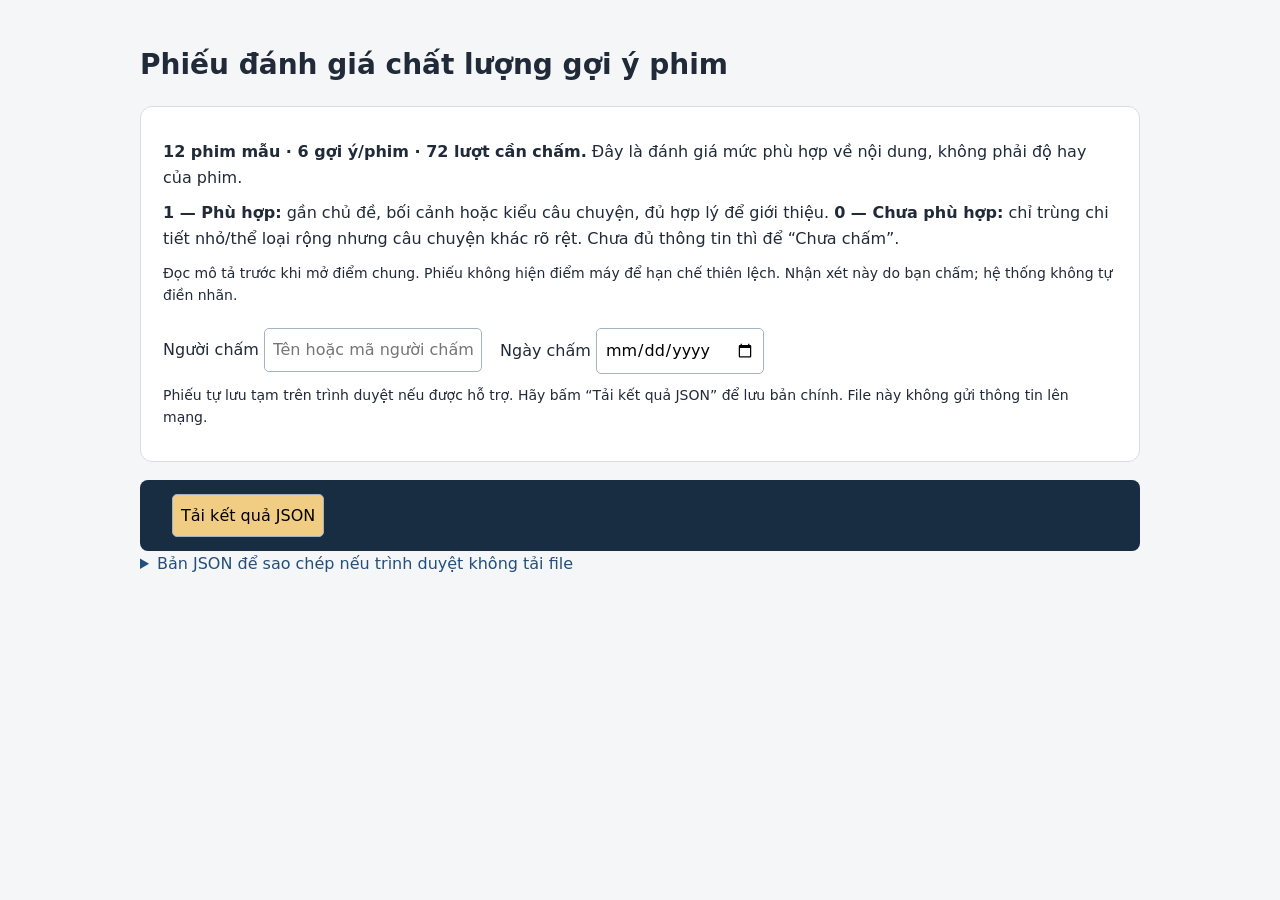
<file: app/evaluation_template.html>
<!doctype html><html lang="vi"><meta charset="utf-8"><meta name="viewport" content="width=device-width,initial-scale=1"><title>Phiếu đánh giá gợi ý phim</title>
<style>body{font:16px/1.6 system-ui,sans-serif;max-width:1000px;margin:auto;padding:24px;background:#f5f6f8;color:#202a38}h1{font-size:28px}h2{font-size:23px}.intro,article{background:white;border:1px solid #d7dde5;padding:22px;border-radius:12px;margin:18px 0}.bar{position:sticky;top:0;background:#182c42;color:white;padding:14px;border-radius:8px;z-index:1}button,select,input,textarea{font:inherit;padding:8px;border:1px solid #a5b2c3;border-radius:5px}button{cursor:pointer;background:#f1cd83}textarea{box-sizing:border-box;width:100%;margin:10px 0}summary{cursor:pointer;color:#244f7c}p{margin:10px 0}.muted{color:#526174}.source{border-left:4px solid #244f7c;padding:10px 16px;background:#e8eef5}label{display:block;margin-top:12px}.fields{display:flex;gap:18px;flex-wrap:wrap}#status{margin-right:18px}.note{font-size:14px}section{margin:36px 0}select{max-width:100%}</style>
<h1>Phiếu đánh giá chất lượng gợi ý phim</h1>
<div class="intro"><p><strong>12 phim mẫu · 6 gợi ý/phim · 72 lượt cần chấm.</strong> Đây là đánh giá mức phù hợp về nội dung, không phải độ hay của phim.</p><p><b>1 — Phù hợp:</b> gần chủ đề, bối cảnh hoặc kiểu câu chuyện, đủ hợp lý để giới thiệu. <b>0 — Chưa phù hợp:</b> chỉ trùng chi tiết nhỏ/thể loại rộng nhưng câu chuyện khác rõ rệt. Chưa đủ thông tin thì để “Chưa chấm”.</p><p class="note">Đọc mô tả trước khi mở điểm chung. Phiếu không hiện điểm máy để hạn chế thiên lệch. Nhận xét này do bạn chấm; hệ thống không tự điền nhãn.</p><div class="fields"><label>Người chấm <input id="reviewer" placeholder="Tên hoặc mã người chấm"></label><label>Ngày chấm <input type="date" id="date"></label></div><p class="note">Phiếu tự lưu tạm trên trình duyệt nếu được hỗ trợ. Hãy bấm “Tải kết quả JSON” để lưu bản chính. File này không gửi thông tin lên mạng.</p></div>
<div class="bar"><span id="status"></span><button id="export">Tải kết quả JSON</button><div id="score"></div><small id="saved"></small></div><details id="export-panel"><summary>Bản JSON để sao chép nếu trình duyệt không tải file</summary><p>Bấm Tải kết quả JSON rồi sao chép nội dung dưới đây vào một file .json.</p><textarea id="export-text" readonly rows="8" aria-label="Kết quả JSON"></textarea></details><main id="cases"></main>
<script>
const data=__EVALUATION_DATA__;
const key='cinematch-review-'+data.hashes['recommender.py']+'-'+data.hashes['tmdb_5000_movies.csv']+'-'+data.hashes['tmdb_5000_credits.csv'];
let state={reviewer:'',date:'',ratings:{},notes:{}};
try{const old=JSON.parse(localStorage.getItem(key));if(old)state={...state,...old}}catch(e){}
const el=(tag,text)=>{const x=document.createElement(tag);if(text!==undefined)x.textContent=text;return x};
const idOf=(c,m)=>c.source.id+':'+m.id;
function summary(){let rated=0,completed=0,sum=0;const perMovie=data.cases.map(c=>{const values=c.recommendations.map(m=>state.ratings[idOf(c,m)]);const n=values.filter(v=>v===0||v===1).length;rated+=n;const p=n===6?values.reduce((a,b)=>a+b,0)/6:null;if(p!==null){completed++;sum+=p}return {source_id:c.source.id,title:c.source.title,rated:n,precision_at_6:p}});return {rated,total:72,completed_movies:completed,total_movies:12,precision_at_6:completed===12?sum/12:null,partial_mean:completed?sum/completed:null,per_movie:perMovie}}
function update(){const s=summary();document.getElementById('status').textContent=`Đã chấm ${s.rated}/72 · ${s.completed_movies}/12 phim đủ nhãn`;document.getElementById('score').textContent=s.precision_at_6!==null?`Precision@6 toàn mẫu: ${(s.precision_at_6*100).toFixed(1)}%`:s.completed_movies?`Tạm tính trên ${s.completed_movies} phim đủ nhãn: ${(s.partial_mean*100).toFixed(1)}%. Chưa có kết quả toàn mẫu.`:'Chưa có phim nào đủ 6 nhãn để tính Precision@6.';try{localStorage.setItem(key,JSON.stringify(state));document.getElementById('saved').textContent='Đã lưu tạm trên trình duyệt.'}catch(e){document.getElementById('saved').textContent='Không lưu tạm được. Hãy tải JSON trước khi đóng trang.'}}
for(const field of ['reviewer','date']){document.getElementById(field).value=state[field];document.getElementById(field).addEventListener('input',e=>{state[field]=e.target.value;update()})}
data.cases.forEach((c,i)=>{const section=el('section');section.append(el('h2',`${i+1}. ${c.source.title} (${c.source.year})`));const src=el('div');src.className='source';src.append(el('strong','Phim mẫu — '+c.group),el('p',c.source.overview||'Thiếu mô tả'));section.append(src);c.recommendations.forEach((m,j)=>{const id=idOf(c,m),card=el('article');card.append(el('h3',`${j+1}. ${m.title} (${m.year})`),el('p',m.overview||'Thiếu mô tả'));const more=el('details');more.append(el('summary','Xem thể loại và các đặc điểm chung'));more.append(el('p','Thể loại phim gợi ý: '+m.genres.join(', ')));for(const [k,label] of [['genres','Thể loại chung'],['keywords','Từ khóa chung'],['director','Đạo diễn chung'],['cast','Diễn viên chung']])more.append(el('p',label+': '+(m.shared[k].join(', ')||'Không có')));card.append(more);const label=el('label','Bạn đánh giá gợi ý này: '),select=el('select');select.setAttribute('aria-label','Đánh giá '+c.source.title+' → '+m.title);for(const [v,t] of [['','Chưa chấm'],['1','1 — Phù hợp'],['0','0 — Chưa phù hợp']]){const o=el('option',t);o.value=v;select.append(o)}select.value=state.ratings[id]===0?'0':state.ratings[id]===1?'1':'';select.addEventListener('change',()=>{if(select.value==='')delete state.ratings[id];else state.ratings[id]=Number(select.value);update()});label.append(select);card.append(label);const note=el('textarea');note.rows=2;note.placeholder='Vì sao phù hợp/chưa phù hợp? Hoặc cần xem thêm thông tin gì?';note.setAttribute('aria-label','Nhận xét '+c.source.title+' → '+m.title);note.value=state.notes[id]||'';note.addEventListener('input',()=>{state.notes[id]=note.value;update()});card.append(note);section.append(card)});document.getElementById('cases').append(section)});
document.getElementById('export').addEventListener('click',()=>{const payload={protocol:data.protocol,hashes:data.hashes,versions:data.versions,sample:data.cases.map(c=>({source_id:c.source.id,recommendation_ids:c.recommendations.map(m=>m.id)})),...state,summary:summary()};const jsonText=JSON.stringify(payload,null,2);document.getElementById('export-text').value=jsonText;document.getElementById('export-panel').open=true;const url=URL.createObjectURL(new Blob([jsonText],{type:'application/json'}));const a=el('a');a.href=url;a.download='cinematch-danh-gia.json';document.body.append(a);a.click();a.remove();setTimeout(()=>URL.revokeObjectURL(url),1000)});update();
</script></html>
</file>
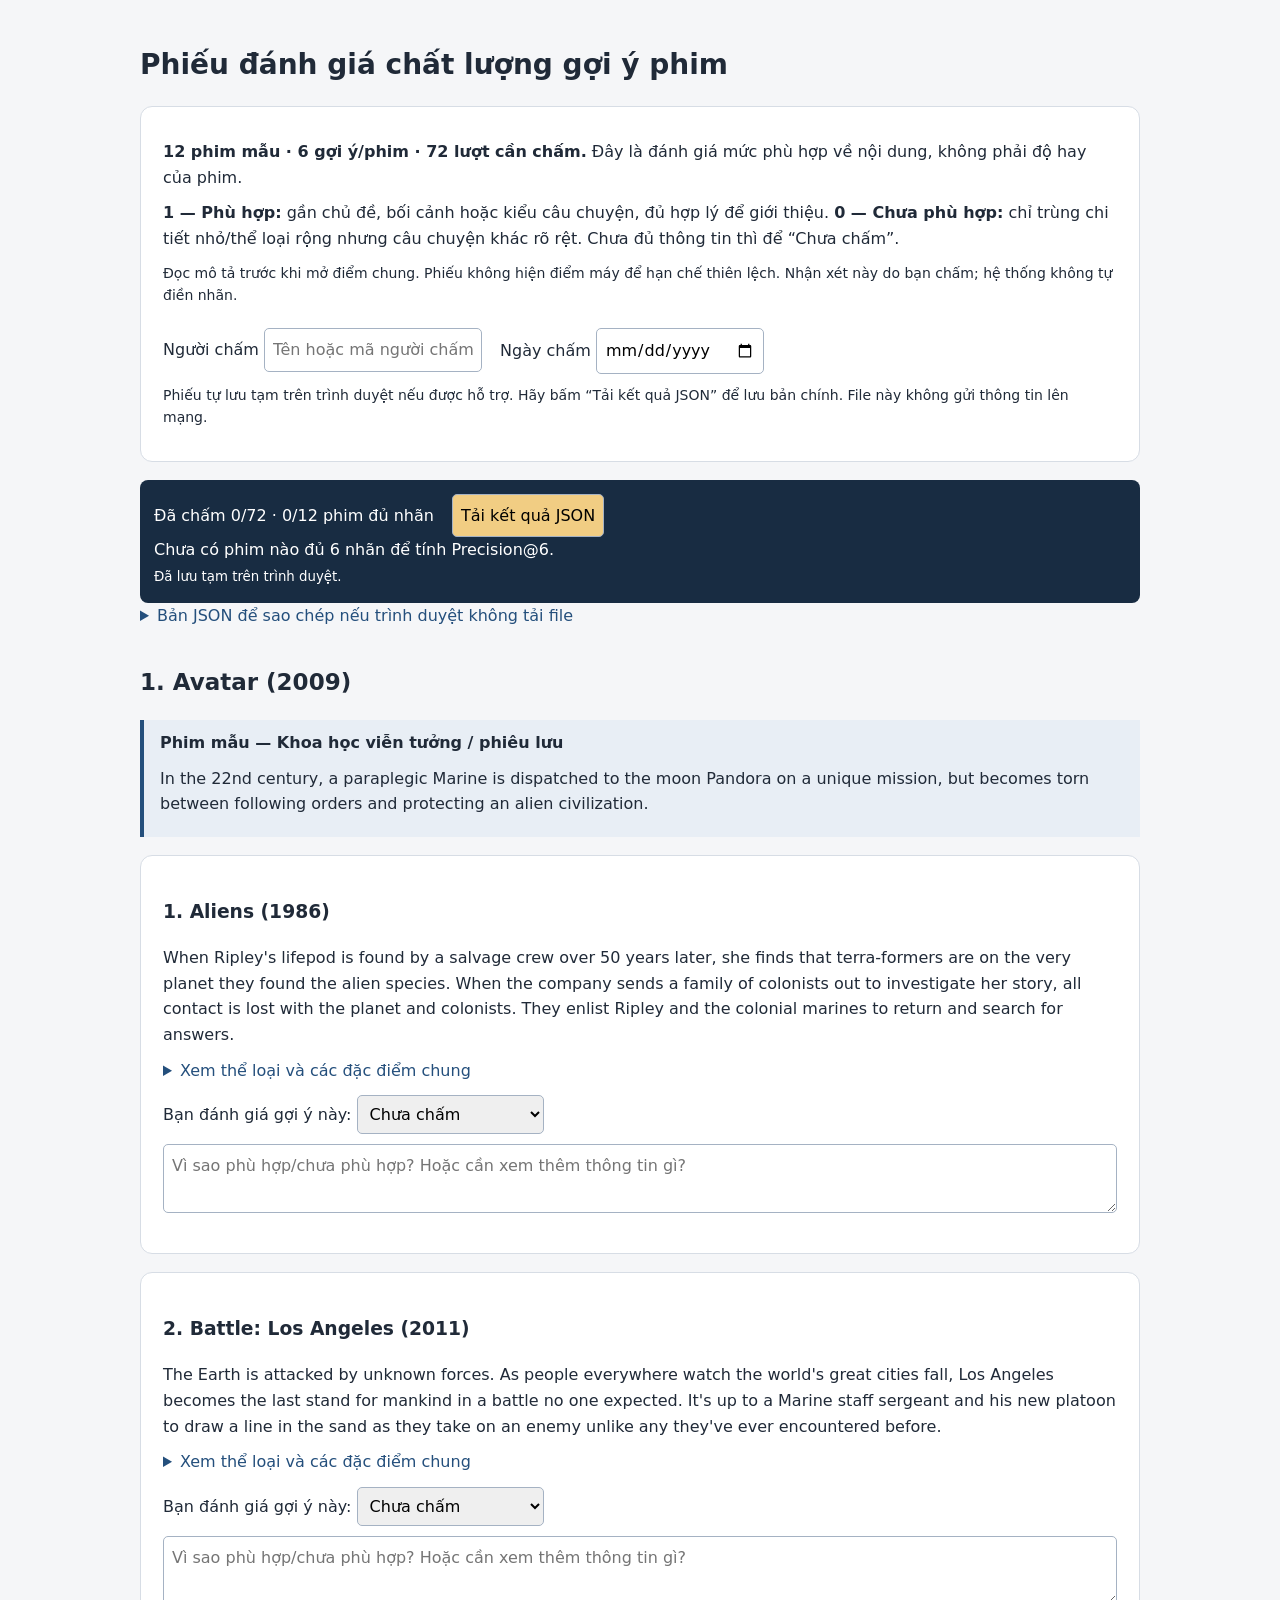
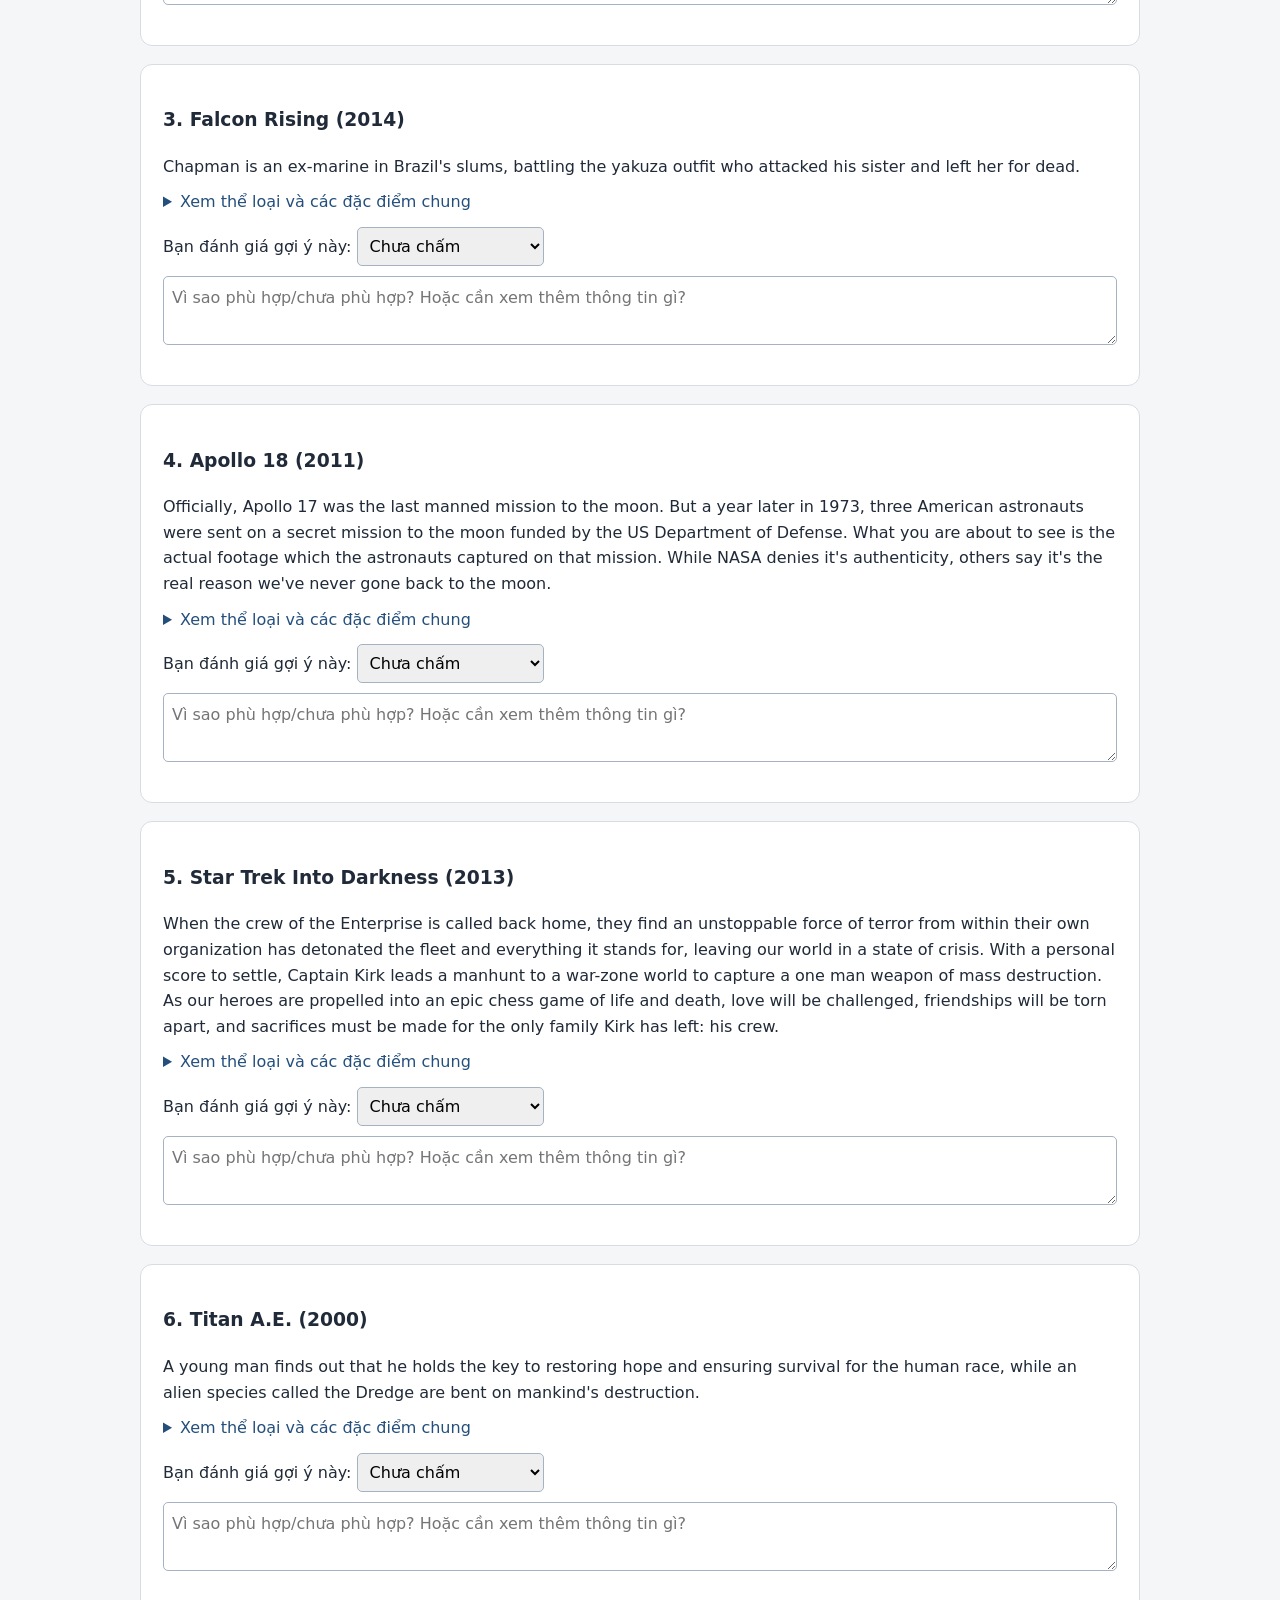
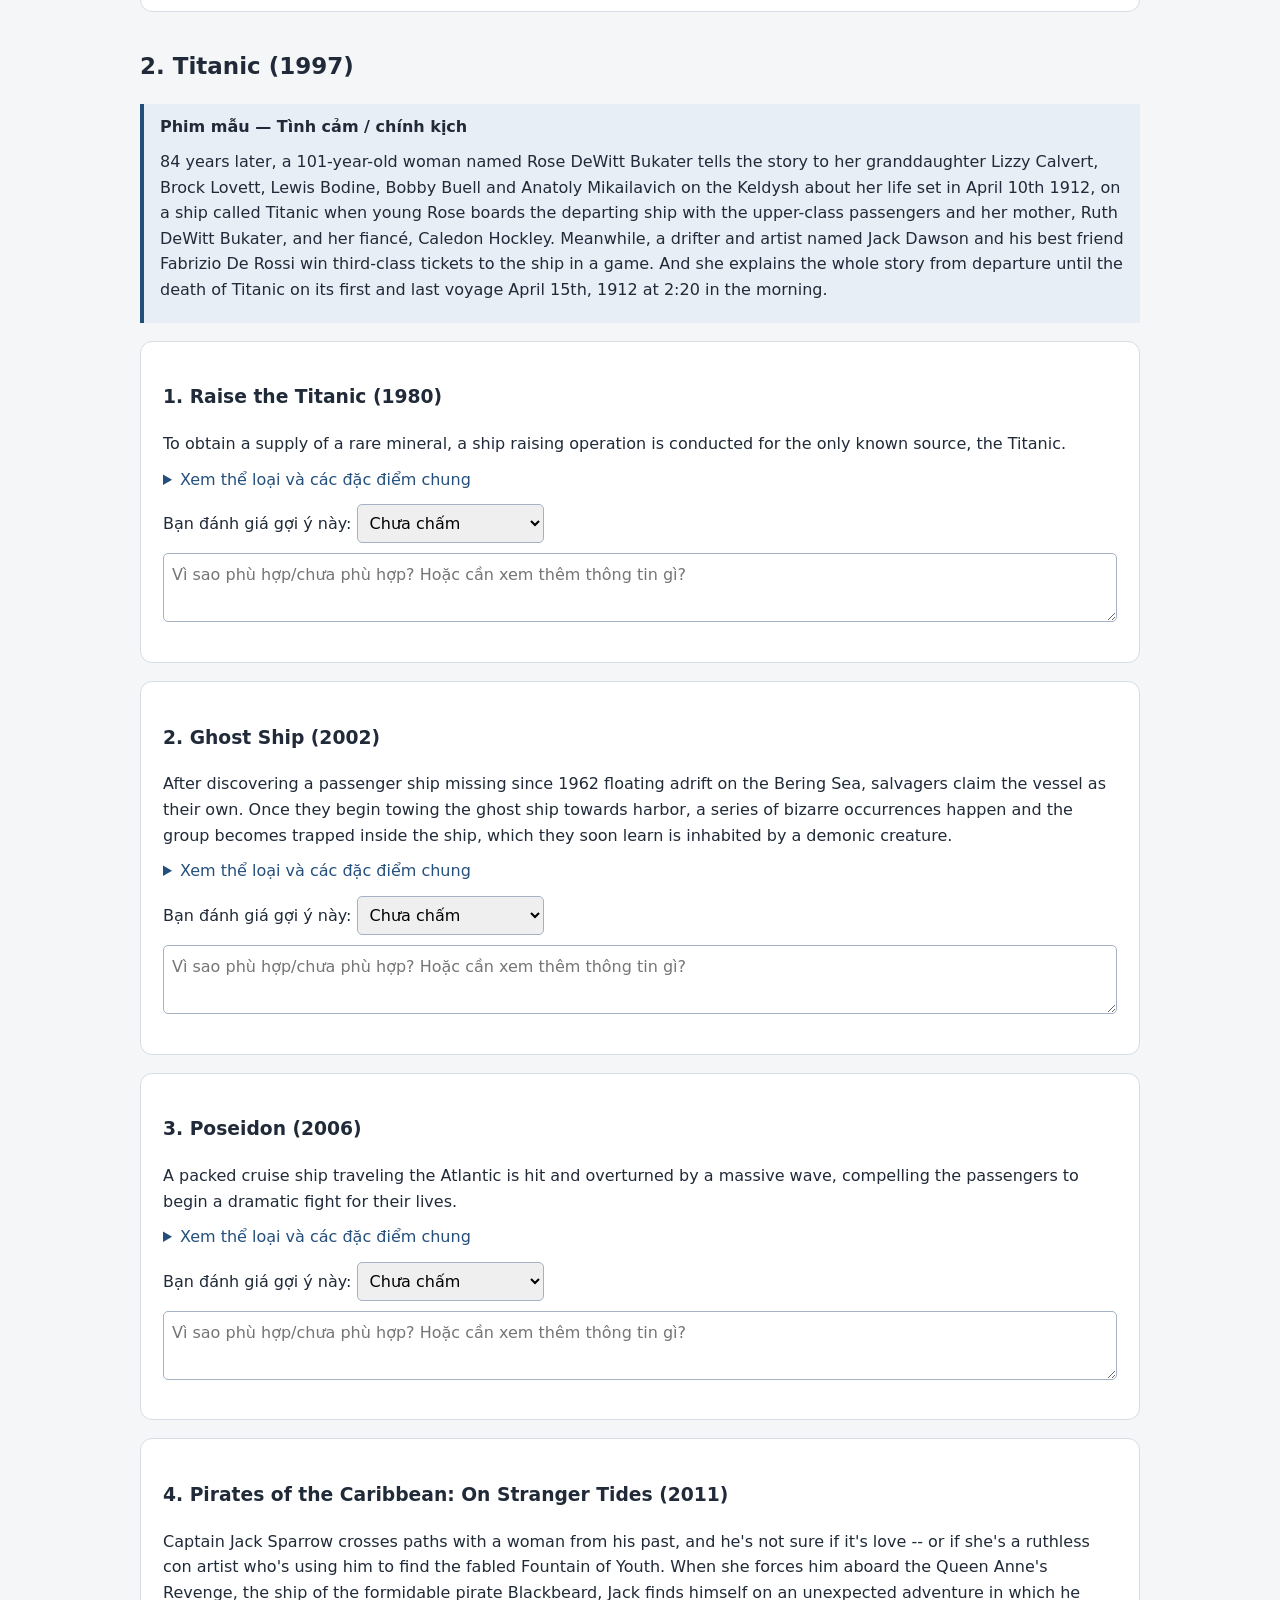
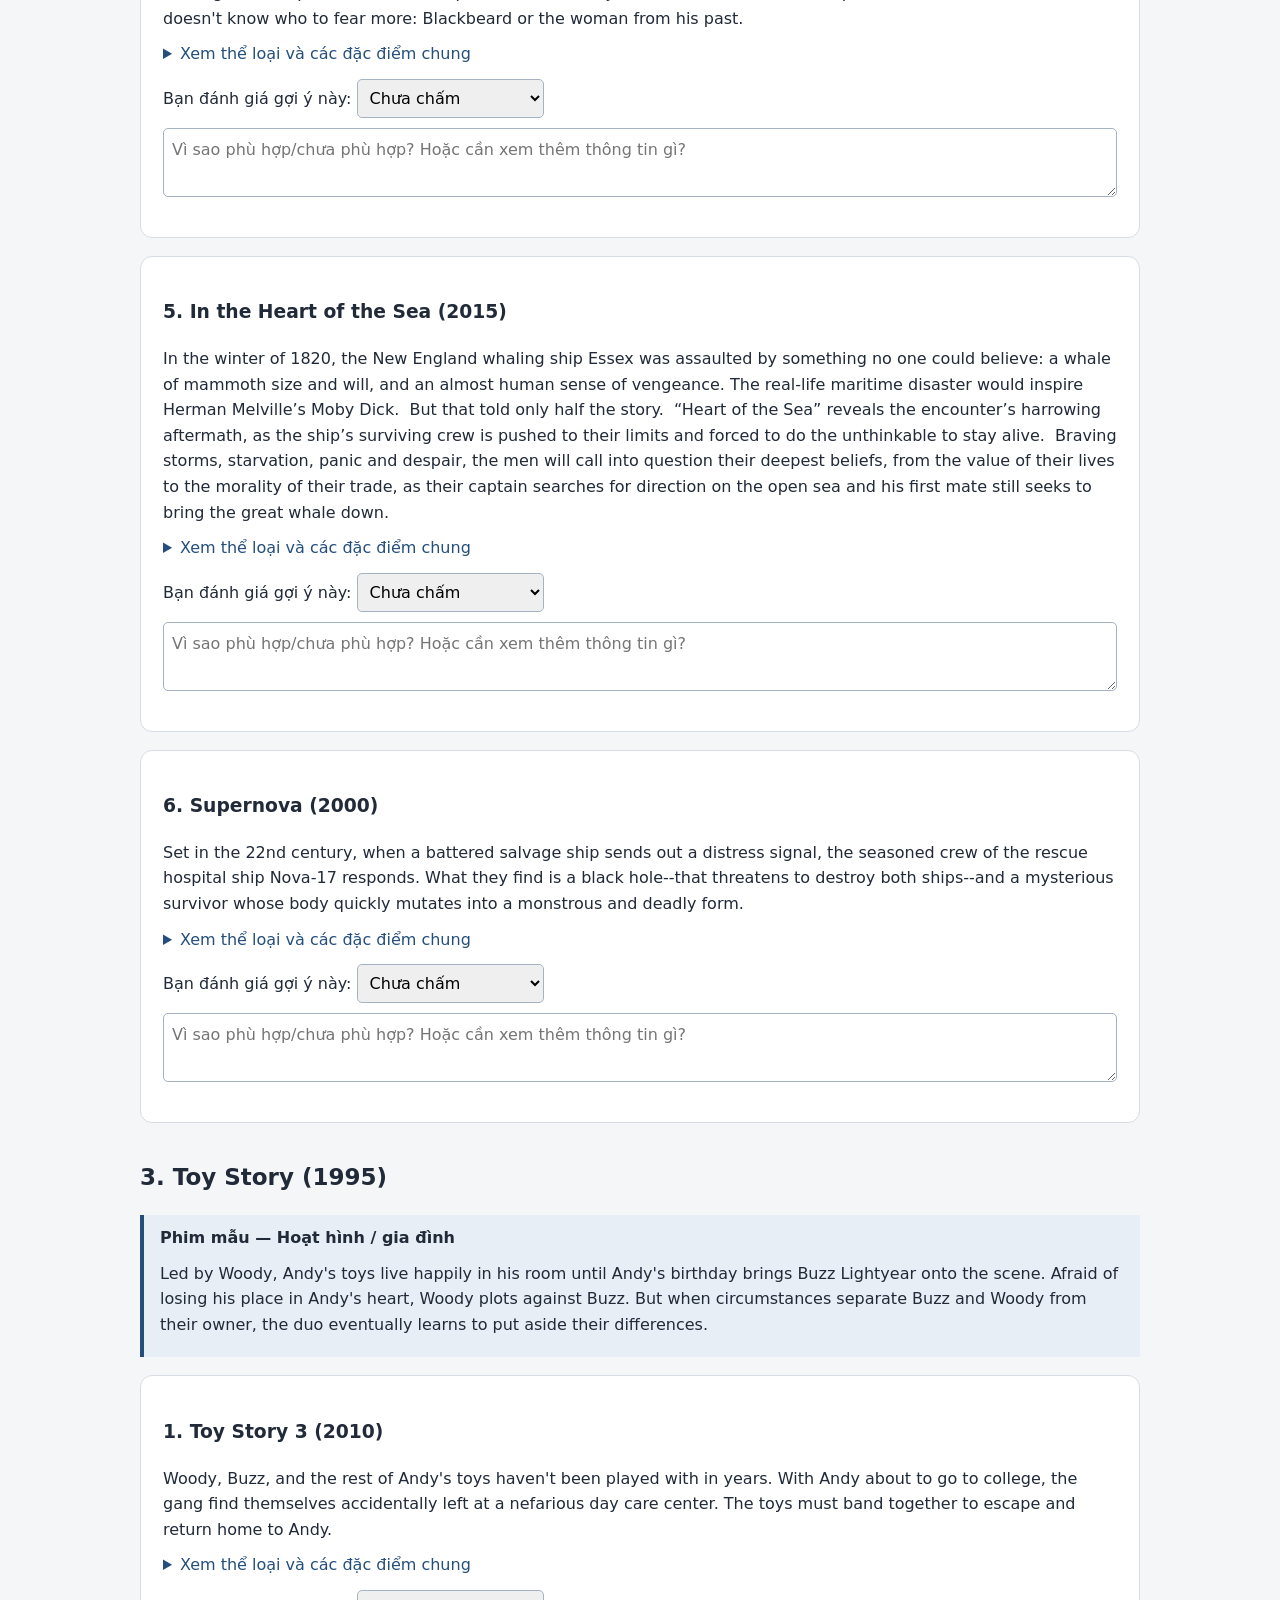
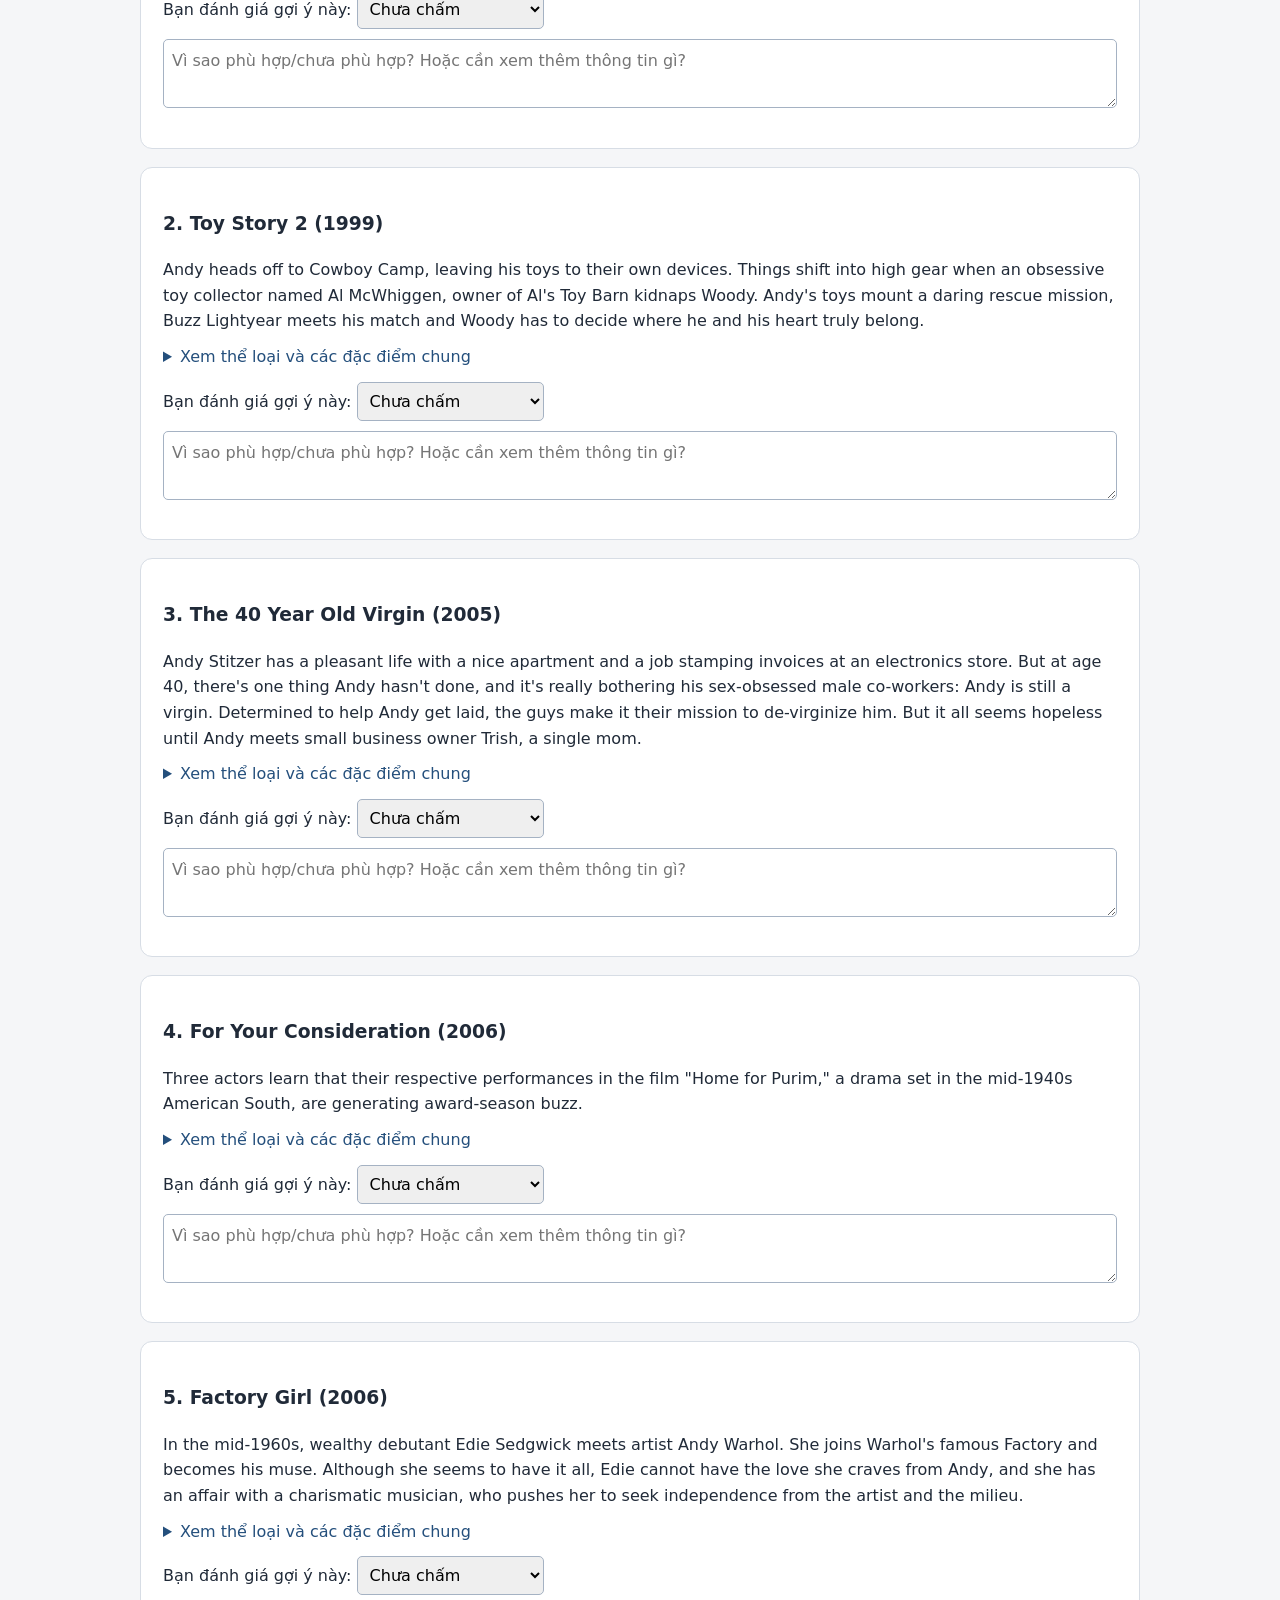
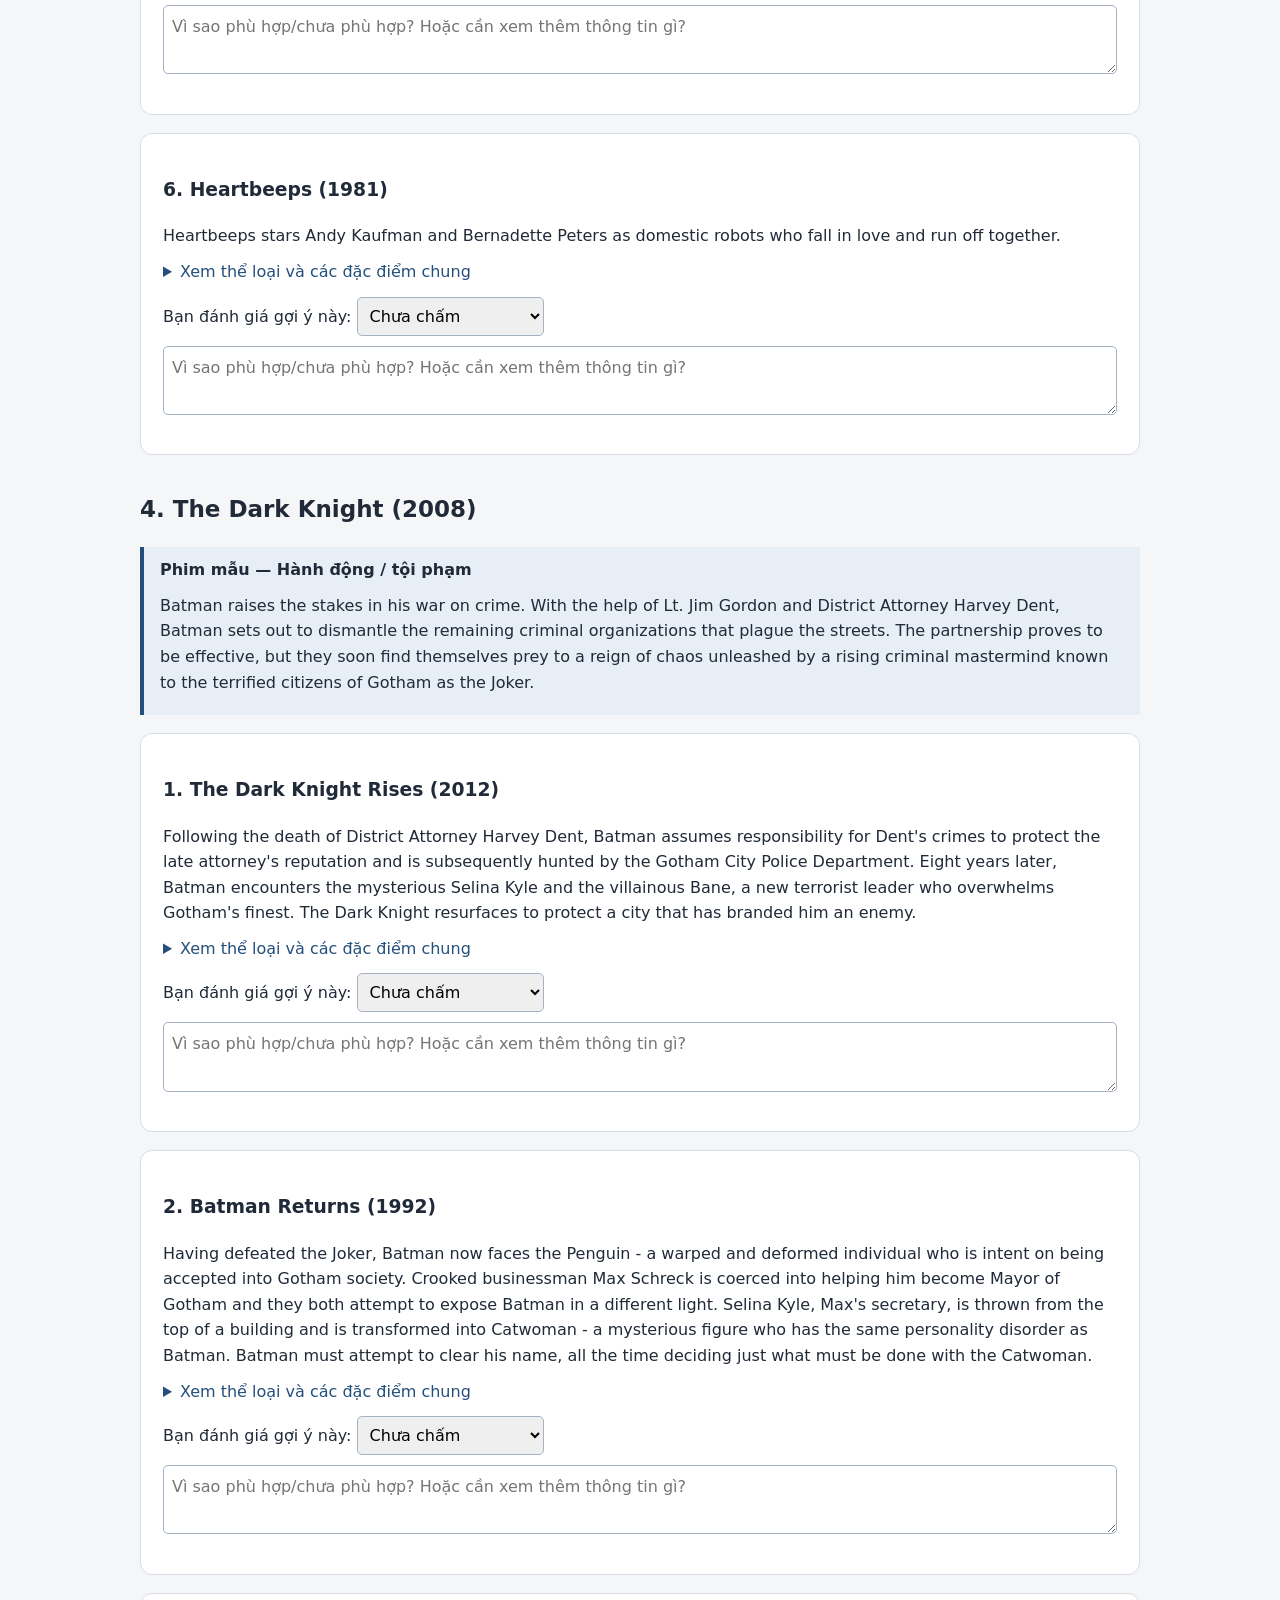
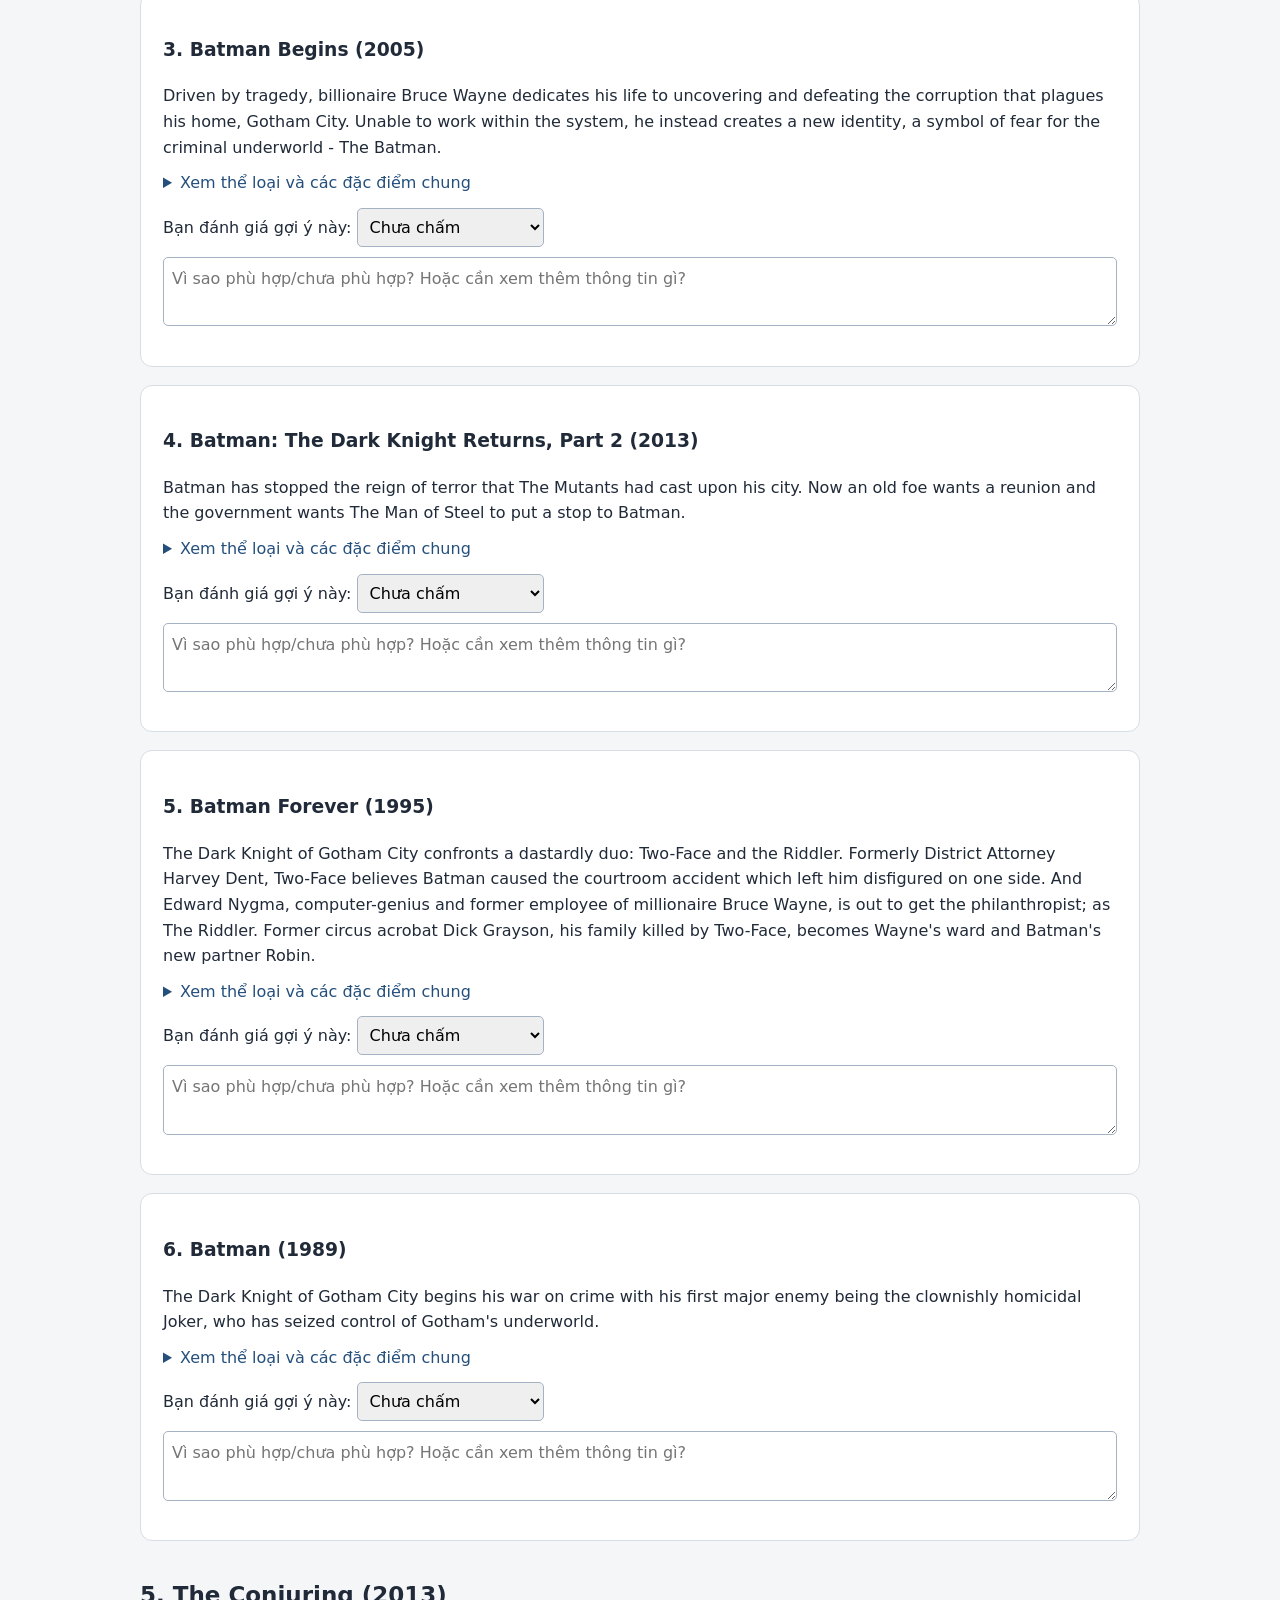
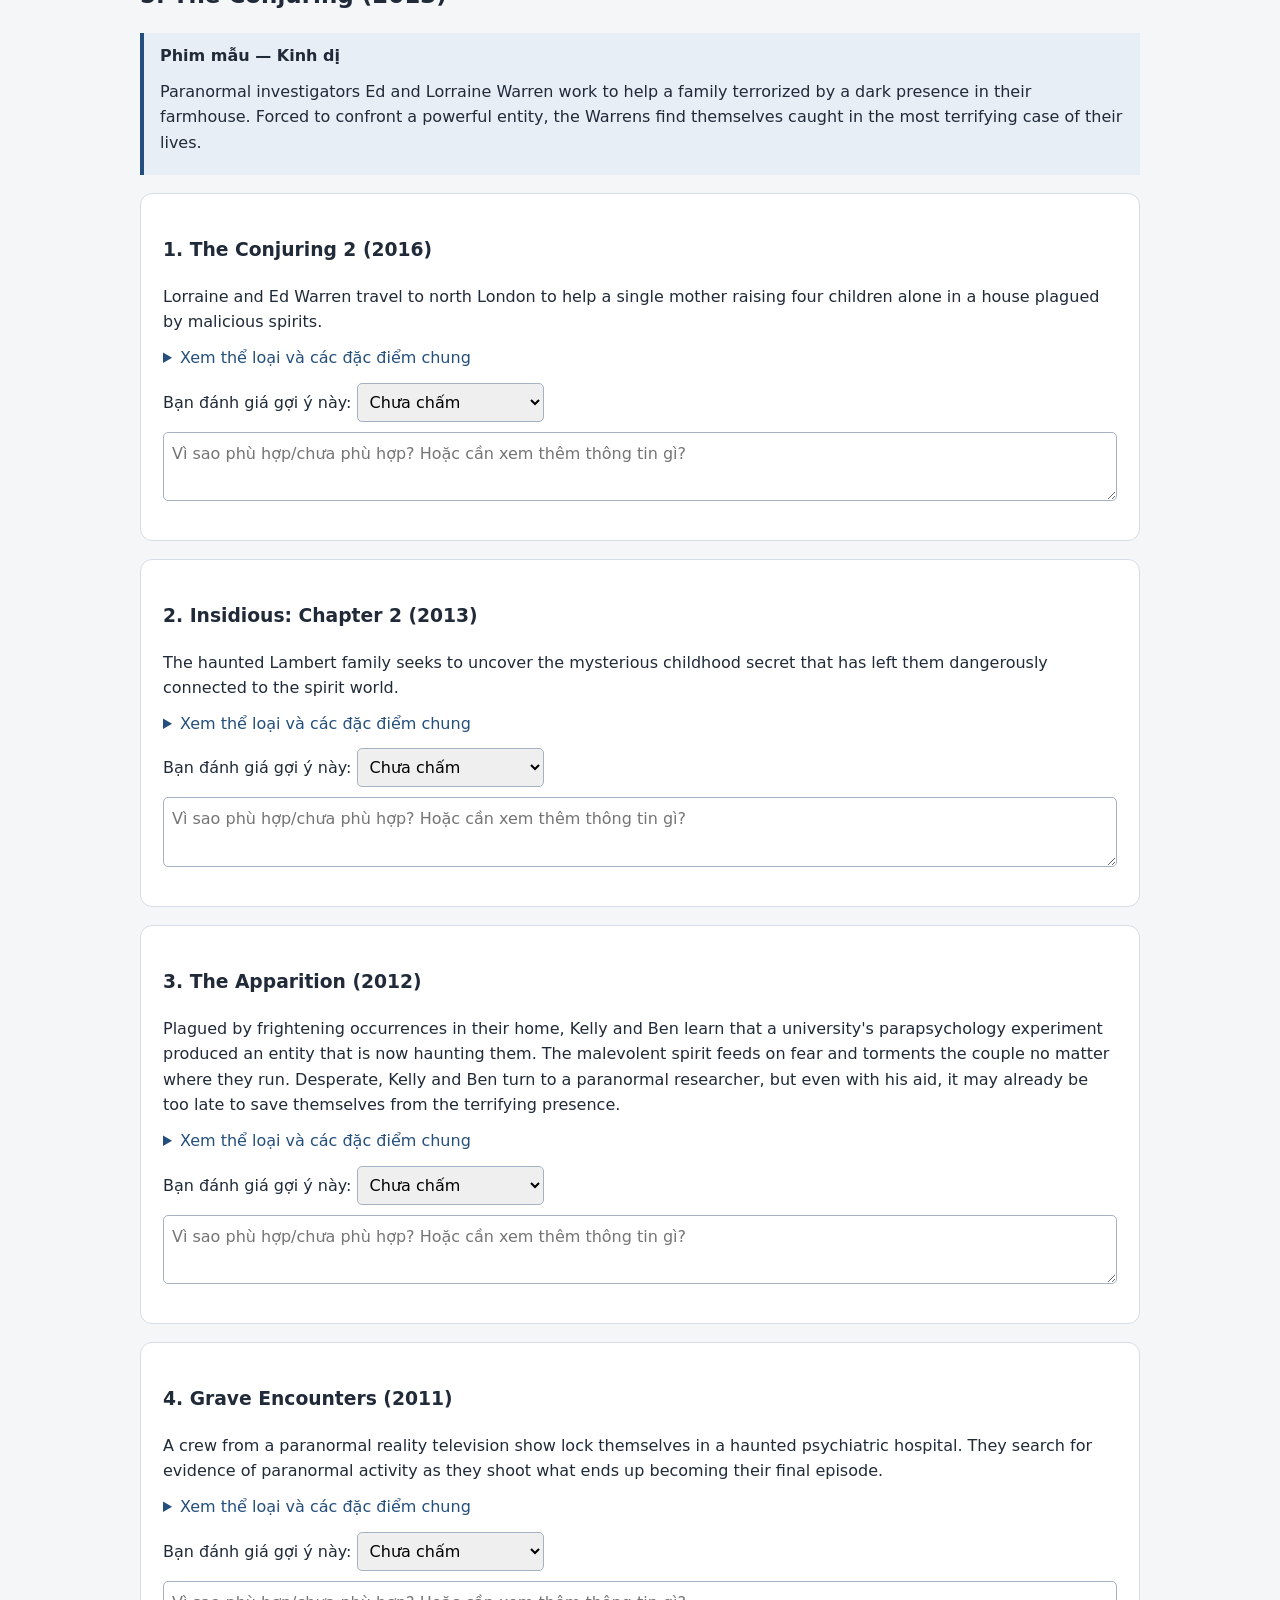
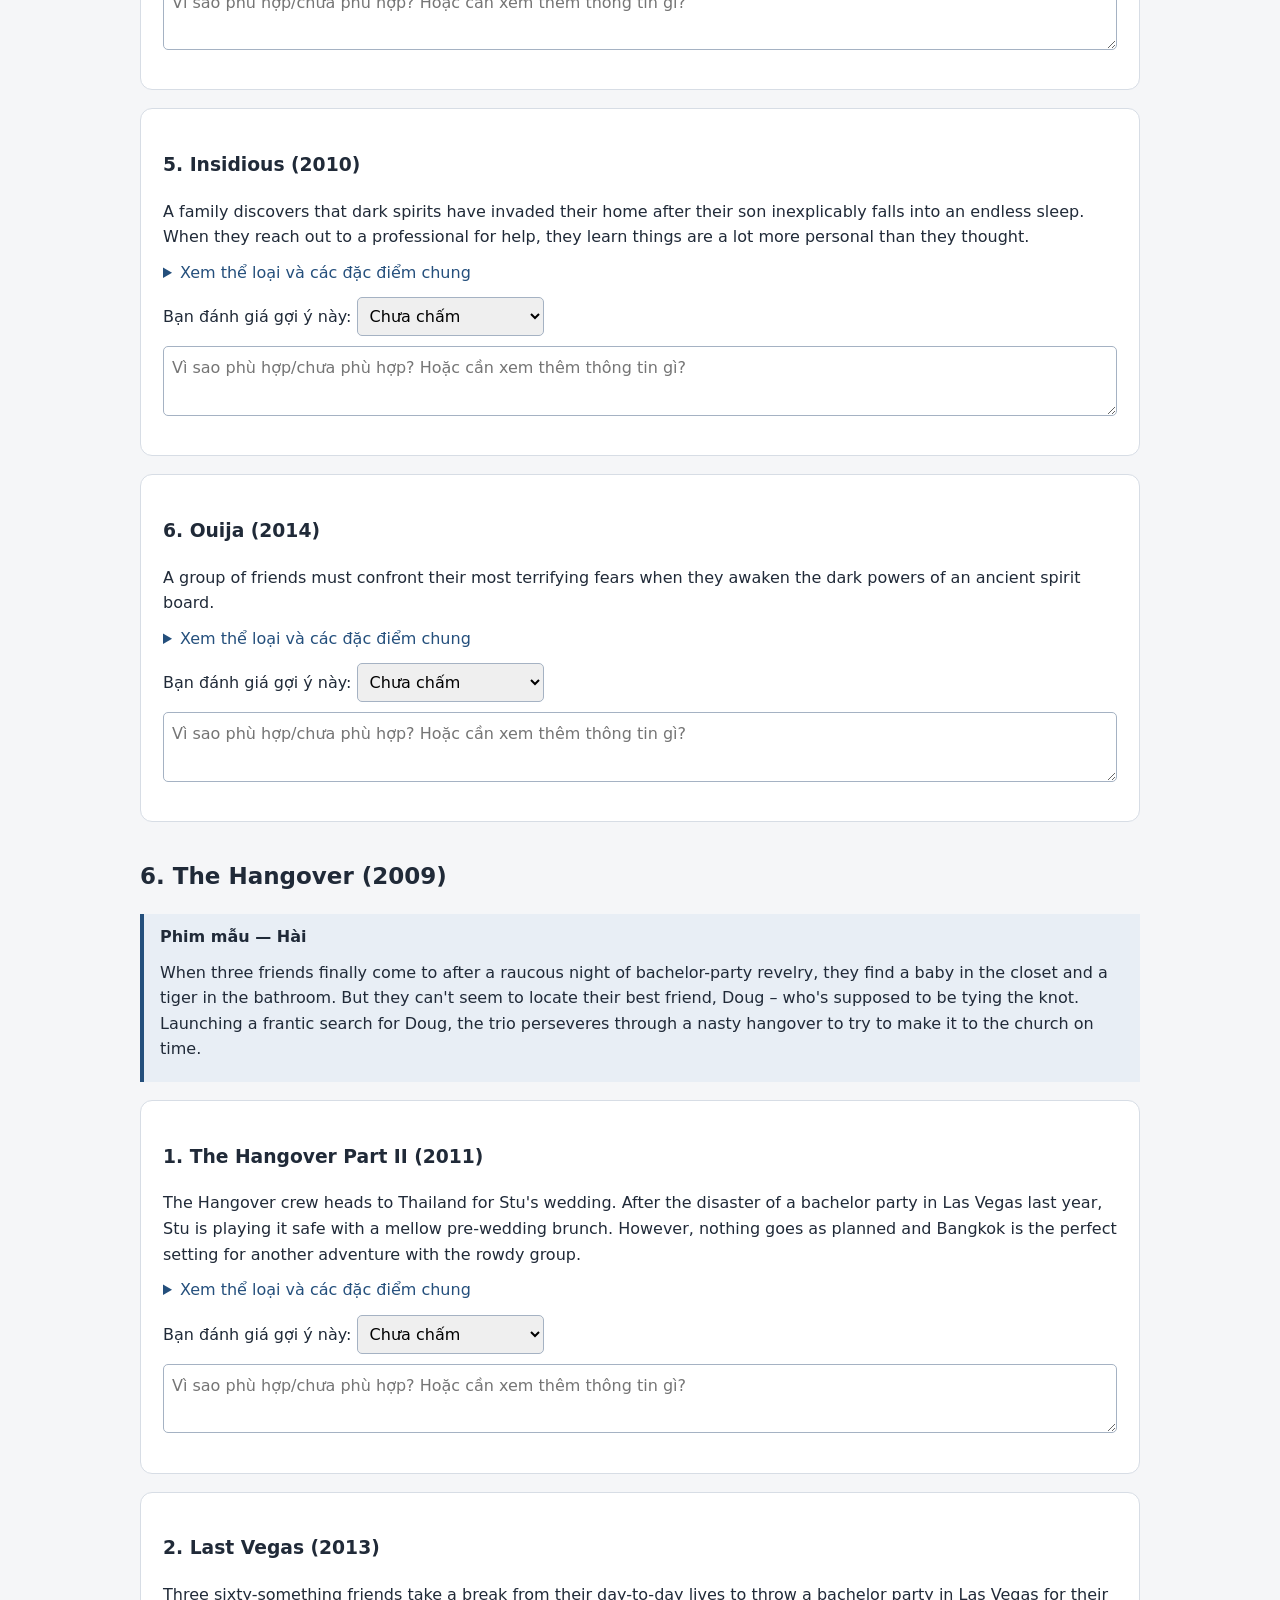
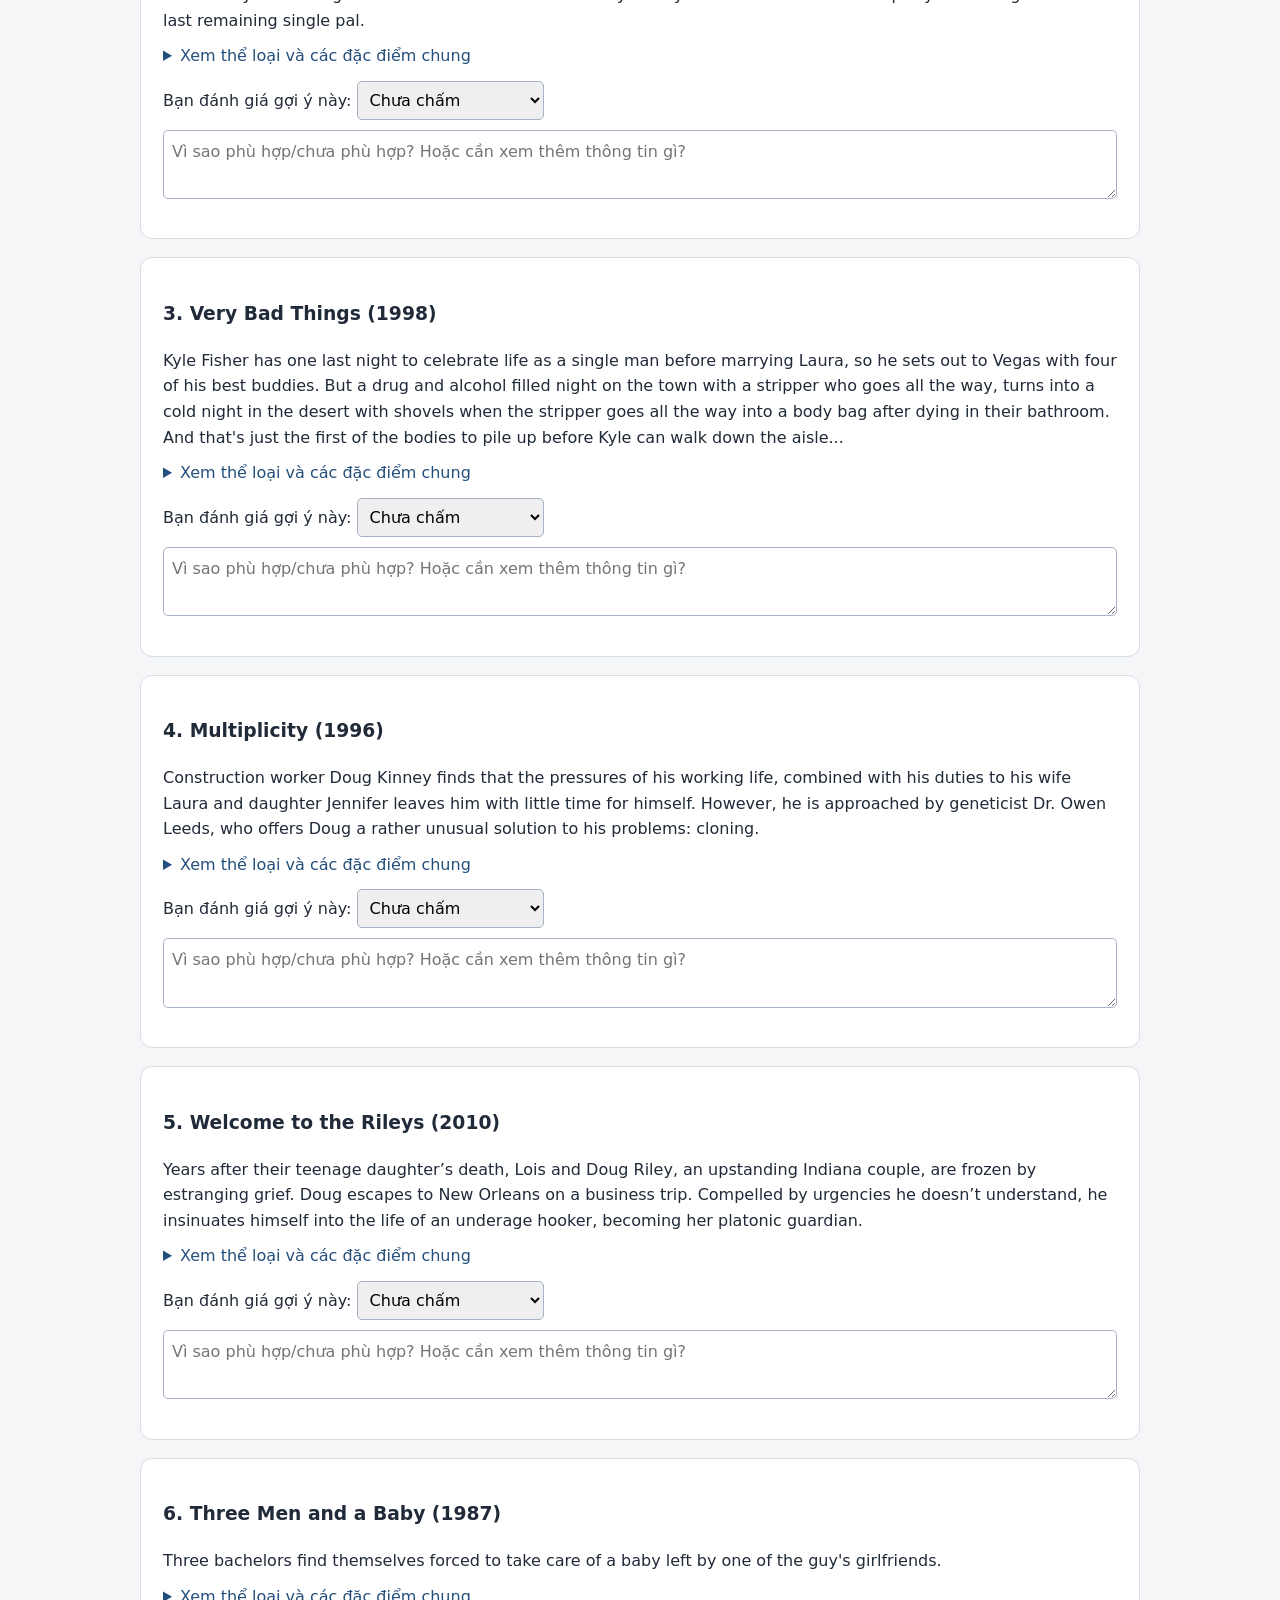
<file: app/evaluation/review.html>
<!doctype html><html lang="vi"><meta charset="utf-8"><meta name="viewport" content="width=device-width,initial-scale=1"><title>Phiếu đánh giá gợi ý phim</title>
<style>body{font:16px/1.6 system-ui,sans-serif;max-width:1000px;margin:auto;padding:24px;background:#f5f6f8;color:#202a38}h1{font-size:28px}h2{font-size:23px}.intro,article{background:white;border:1px solid #d7dde5;padding:22px;border-radius:12px;margin:18px 0}.bar{position:sticky;top:0;background:#182c42;color:white;padding:14px;border-radius:8px;z-index:1}button,select,input,textarea{font:inherit;padding:8px;border:1px solid #a5b2c3;border-radius:5px}button{cursor:pointer;background:#f1cd83}textarea{box-sizing:border-box;width:100%;margin:10px 0}summary{cursor:pointer;color:#244f7c}p{margin:10px 0}.muted{color:#526174}.source{border-left:4px solid #244f7c;padding:10px 16px;background:#e8eef5}label{display:block;margin-top:12px}.fields{display:flex;gap:18px;flex-wrap:wrap}#status{margin-right:18px}.note{font-size:14px}section{margin:36px 0}select{max-width:100%}</style>
<h1>Phiếu đánh giá chất lượng gợi ý phim</h1>
<div class="intro"><p><strong>12 phim mẫu · 6 gợi ý/phim · 72 lượt cần chấm.</strong> Đây là đánh giá mức phù hợp về nội dung, không phải độ hay của phim.</p><p><b>1 — Phù hợp:</b> gần chủ đề, bối cảnh hoặc kiểu câu chuyện, đủ hợp lý để giới thiệu. <b>0 — Chưa phù hợp:</b> chỉ trùng chi tiết nhỏ/thể loại rộng nhưng câu chuyện khác rõ rệt. Chưa đủ thông tin thì để “Chưa chấm”.</p><p class="note">Đọc mô tả trước khi mở điểm chung. Phiếu không hiện điểm máy để hạn chế thiên lệch. Nhận xét này do bạn chấm; hệ thống không tự điền nhãn.</p><div class="fields"><label>Người chấm <input id="reviewer" placeholder="Tên hoặc mã người chấm"></label><label>Ngày chấm <input type="date" id="date"></label></div><p class="note">Phiếu tự lưu tạm trên trình duyệt nếu được hỗ trợ. Hãy bấm “Tải kết quả JSON” để lưu bản chính. File này không gửi thông tin lên mạng.</p></div>
<div class="bar"><span id="status"></span><button id="export">Tải kết quả JSON</button><div id="score"></div><small id="saved"></small></div><details id="export-panel"><summary>Bản JSON để sao chép nếu trình duyệt không tải file</summary><p>Bấm Tải kết quả JSON rồi sao chép nội dung dưới đây vào một file .json.</p><textarea id="export-text" readonly rows="8" aria-label="Kết quả JSON"></textarea></details><main id="cases"></main>
<script>
const data={"sample_size": 12, "k": 6, "catalog_size": 4803, "versions": {"python": "3.12.10", "pandas": "2.3.3", "numpy": "2.3.3", "scipy": "1.16.3", "scikit-learn": "1.7.2"}, "protocol": "Mẫu chủ đích; không lọc thể loại; không huấn luyện/điều chỉnh theo kết quả đánh giá.", "hashes": {"recommender.py": "7b3d10d4b37c1a63baadacc5ebc13dda2b2147fd9b5a362ae9a8eb13ae5a7908", "tmdb_5000_movies.csv": "1e0584a8dd374120e4ed4f2b81f0d2bd0eb95a554708e4a350d00ed5c46d2825", "tmdb_5000_credits.csv": "9d0050599ff88d40366c4841204b1489862bca346bfa46c20b05a65d14508435"}, "metrics": {"recommendations": {"count": 72, "genre_overlap": 61, "keyword_overlap": 50, "unique_movies": 71, "self_recommendations": 0, "duplicate_slots": 0}, "popular_baseline": {"count": 72, "genre_overlap": 30, "keyword_overlap": 16, "unique_movies": 6, "self_recommendations": 0, "duplicate_slots": 0}}, "cases": [{"source": {"id": 19995, "title": "Avatar", "year": 2009, "overview": "In the 22nd century, a paraplegic Marine is dispatched to the moon Pandora on a unique mission, but becomes torn between following orders and protecting an alien civilization.", "genres": ["Action", "Adventure", "Fantasy", "Science Fiction"], "keywords": ["culture clash", "future", "space war", "space colony", "society", "space travel", "futuristic", "romance", "space", "alien", "tribe", "alien planet", "cgi", "marine", "soldier", "battle", "love affair", "anti war", "power relations", "mind and soul", "3d"], "director": ["James Cameron"], "cast": ["Sam Worthington", "Zoe Saldana", "Sigourney Weaver"]}, "group": "Khoa học viễn tưởng / phiêu lưu", "recommendations": [{"id": 679, "title": "Aliens", "year": 1986, "overview": "When Ripley's lifepod is found by a salvage crew over 50 years later, she finds that terra-formers are on the very planet they found the alien species. When the company sends a family of colonists out to investigate her story, all contact is lost with the planet and colonists. They enlist Ripley and the colonial marines to return and search for answers.", "genres": ["Horror", "Action", "Thriller", "Science Fiction"], "keywords": ["android", "extraterrestrial technology", "space marine", "spaceman", "cryogenics", "vacuum", "space colony", "warrior woman", "settler", "space travel", "colony", "alien", "xenomorph"], "director": ["James Cameron"], "cast": ["Sigourney Weaver", "Michael Biehn", "James Remar"], "similarity": 0.141, "shared": {"genres": ["Action", "Science Fiction"], "keywords": ["alien", "space colony", "space travel"], "director": ["James Cameron"], "cast": ["Sigourney Weaver"]}, "strongest_shared_terms": ["alien", "spacecolony", "jamescameron", "sigourneyweaver", "spacetravel"]}, {"id": 44943, "title": "Battle: Los Angeles", "year": 2011, "overview": "The Earth is attacked by unknown forces. As people everywhere watch the world's great cities fall, Los Angeles becomes the last stand for mankind in a battle no one expected. It's up to a Marine staff sergeant and his new platoon to draw a line in the sand as they take on an enemy unlike any they've ever encountered before.", "genres": ["Action", "Science Fiction"], "keywords": ["saving the world", "hero", "marine corps", "chaos", "retirement", "survivor", "meteor", "space invasion", "alien", "battlefield", "survival", "sergeant", "los angeles", "battle", "danger", "escapade", "u.s. marine", "heroic mission", "evil alien", "chaos and mayham"], "director": ["Jonathan Liebesman"], "cast": ["Aaron Eckhart", "Ramón Rodríguez", "Will Rothhaar"], "similarity": 0.128, "shared": {"genres": ["Action", "Science Fiction"], "keywords": ["alien", "battle"], "director": [], "cast": []}, "strongest_shared_terms": ["marine", "alien", "battle", "sciencefiction", "action"]}, {"id": 270938, "title": "Falcon Rising", "year": 2014, "overview": "Chapman is an ex-marine in Brazil's slums, battling the yakuza outfit who attacked his sister and left her for dead.", "genres": ["Adventure", "Action"], "keywords": ["yakuza", "marine", "fighting"], "director": ["Ernie Barbarash"], "cast": ["Michael Jai White", "Neal McDonough", "Lateef Crowder"], "similarity": 0.121, "shared": {"genres": ["Action", "Adventure"], "keywords": ["marine"], "director": [], "cast": []}, "strongest_shared_terms": ["marine", "adventure", "action"]}, {"id": 50357, "title": "Apollo 18", "year": 2011, "overview": "Officially, Apollo 17 was the last manned mission to the moon. But a year later in 1973, three American astronauts were sent on a secret mission to the moon funded by the US Department of Defense. What you are about to see is the actual footage which the astronauts captured on that mission. While NASA denies it's authenticity, others say it's the real reason we've never gone back to the moon.", "genres": ["Horror", "Thriller", "Science Fiction"], "keywords": ["moon", "nasa", "infection", "barbecue", "moon landing", "hammer", "alien", "mockumentary", "astronaut", "alien infection", "found footage"], "director": ["Gonzalo López-Gallego"], "cast": ["Ryan Robbins", "Warren Christie", "Lloyd Owen"], "similarity": 0.118, "shared": {"genres": ["Science Fiction"], "keywords": ["alien"], "director": [], "cast": []}, "strongest_shared_terms": ["moon", "mission", "alien", "sciencefiction"]}, {"id": 54138, "title": "Star Trek Into Darkness", "year": 2013, "overview": "When the crew of the Enterprise is called back home, they find an unstoppable force of terror from within their own organization has detonated the fleet and everything it stands for, leaving our world in a state of crisis.  With a personal score to settle, Captain Kirk leads a manhunt to a war-zone world to capture a one man weapon of mass destruction. As our heroes are propelled into an epic chess game of life and death, love will be challenged, friendships will be torn apart, and sacrifices must be made for the only family Kirk has left: his crew.", "genres": ["Action", "Adventure", "Science Fiction"], "keywords": ["spacecraft", "friendship", "sequel", "futuristic", "space", "alien", "imax", "space opera", "terrorist bombing", "3d"], "director": ["J.J. Abrams"], "cast": ["Chris Pine", "Zachary Quinto", "Zoe Saldana"], "similarity": 0.118, "shared": {"genres": ["Action", "Adventure", "Science Fiction"], "keywords": ["3d", "alien", "futuristic", "space"], "director": [], "cast": ["Zoe Saldana"]}, "strongest_shared_terms": ["zoesaldana", "alien", "futuristic", "torn", "space"]}, {"id": 7450, "title": "Titan A.E.", "year": 2000, "overview": "A young man finds out that he holds the key to restoring hope and ensuring survival for the human race, while an alien species called the Dredge are bent on mankind's destruction.", "genres": ["Animation", "Action", "Science Fiction", "Family", "Adventure"], "keywords": ["monster", "galaxy", "dystopia", "space", "alien", "animation", "mission"], "director": ["Gary Goldman"], "cast": ["Matt Damon", "Bill Pullman", "Drew Barrymore"], "similarity": 0.111, "shared": {"genres": ["Action", "Adventure", "Science Fiction"], "keywords": ["alien", "space"], "director": [], "cast": []}, "strongest_shared_terms": ["alien", "space", "mission", "sciencefiction", "adventure"]}], "popular_baseline": [{"id": 211672, "title": "Minions", "year": 2015, "overview": "Minions Stuart, Kevin and Bob are recruited by Scarlet Overkill, a super-villain who, alongside her inventor husband Herb, hatches a plot to take over the world.", "genres": ["Family", "Animation", "Adventure", "Comedy"], "keywords": ["assistant", "aftercreditsstinger", "duringcreditsstinger", "evil mastermind", "minions", "3d"], "director": ["Kyle Balda"], "cast": ["Sandra Bullock", "Jon Hamm", "Michael Keaton"], "similarity": null, "shared": {"genres": ["Adventure"], "keywords": ["3d"], "director": [], "cast": []}, "strongest_shared_terms": ["3d", "adventure"]}, {"id": 157336, "title": "Interstellar", "year": 2014, "overview": "Interstellar chronicles the adventures of a group of explorers who make use of a newly discovered wormhole to surpass the limitations on human space travel and conquer the vast distances involved in an interstellar voyage.", "genres": ["Adventure", "Drama", "Science Fiction"], "keywords": ["saving the world", "artificial intelligence", "father son relationship", "single parent", "nasa", "expedition", "wormhole", "space travel", "famine", "black hole", "dystopia", "race against time", "quantum mechanics", "spaceship", "space", "rescue", "family relationships", "farmhouse", "robot", "astronaut", "scientist", "father daughter relationship", "single father", "farmer", "space station", "imax", "astrophysics", "zero gravity", "courage", "time paradox", "relativity"], "director": ["Christopher Nolan"], "cast": ["Matthew McConaughey", "Jessica Chastain", "Anne Hathaway"], "similarity": null, "shared": {"genres": ["Adventure", "Science Fiction"], "keywords": ["space", "space travel"], "director": [], "cast": []}, "strongest_shared_terms": ["space", "spacetravel", "sciencefiction", "adventure"]}, {"id": 293660, "title": "Deadpool", "year": 2016, "overview": "Deadpool tells the origin story of former Special Forces operative turned mercenary Wade Wilson, who after being subjected to a rogue experiment that leaves him with accelerated healing powers, adopts the alter ego Deadpool. Armed with his new abilities and a dark, twisted sense of humor, Deadpool hunts down the man who nearly destroyed his life.", "genres": ["Action", "Adventure", "Comedy"], "keywords": ["anti hero", "mercenary", "marvel comic", "superhero", "based on comic book", "breaking the fourth wall", "aftercreditsstinger", "duringcreditsstinger", "self healing"], "director": ["Tim Miller"], "cast": ["Ryan Reynolds", "Morena Baccarin", "Ed Skrein"], "similarity": null, "shared": {"genres": ["Action", "Adventure"], "keywords": [], "director": [], "cast": []}, "strongest_shared_terms": ["adventure", "action"]}, {"id": 118340, "title": "Guardians of the Galaxy", "year": 2014, "overview": "Light years from Earth, 26 years after being abducted, Peter Quill finds himself the prime target of a manhunt after discovering an orb wanted by Ronan the Accuser.", "genres": ["Action", "Science Fiction", "Adventure"], "keywords": ["marvel comic", "spaceship", "space", "outer space", "orphan", "adventurer", "aftercreditsstinger", "duringcreditsstinger", "marvel cinematic universe"], "director": ["James Gunn"], "cast": ["Chris Pratt", "Zoe Saldana", "Dave Bautista"], "similarity": null, "shared": {"genres": ["Action", "Adventure", "Science Fiction"], "keywords": ["space"], "director": [], "cast": ["Zoe Saldana"]}, "strongest_shared_terms": ["zoesaldana", "space", "sciencefiction", "adventure", "action"]}, {"id": 76341, "title": "Mad Max: Fury Road", "year": 2015, "overview": "An apocalyptic story set in the furthest reaches of our planet, in a stark desert landscape where humanity is broken, and most everyone is crazed fighting for the necessities of life. Within this world exist two rebels on the run who just might be able to restore order. There's Max, a man of action and a man of few words, who seeks peace of mind following the loss of his wife and child in the aftermath of the chaos. And Furiosa, a woman of action and a woman who believes her path to survival may be achieved if she can make it across the desert back to her childhood homeland.", "genres": ["Action", "Adventure", "Science Fiction", "Thriller"], "keywords": ["future", "chase", "post-apocalyptic", "dystopia", "australia", "rescue", "survival", "on the run", "convoy", "peak oil", "dark future"], "director": ["George Miller"], "cast": ["Tom Hardy", "Charlize Theron", "Nicholas Hoult"], "similarity": null, "shared": {"genres": ["Action", "Adventure", "Science Fiction"], "keywords": ["future"], "director": [], "cast": []}, "strongest_shared_terms": ["following", "future", "action", "sciencefiction", "adventure"]}, {"id": 135397, "title": "Jurassic World", "year": 2015, "overview": "Twenty-two years after the events of Jurassic Park, Isla Nublar now features a fully functioning dinosaur theme park, Jurassic World, as originally envisioned by John Hammond.", "genres": ["Action", "Adventure", "Science Fiction", "Thriller"], "keywords": ["monster", "dna", "tyrannosaurus rex", "velociraptor", "island", "sequel", "suspense", "disaster", "escape", "dinosaur", "amusement park", "animal attack", "theme park", "jurassic park", "3d", "animal horror"], "director": ["Colin Trevorrow"], "cast": ["Chris Pratt", "Bryce Dallas Howard", "Irrfan Khan"], "similarity": null, "shared": {"genres": ["Action", "Adventure", "Science Fiction"], "keywords": ["3d"], "director": [], "cast": []}, "strongest_shared_terms": ["3d", "sciencefiction", "adventure", "action"]}]}, {"source": {"id": 597, "title": "Titanic", "year": 1997, "overview": "84 years later, a 101-year-old woman named Rose DeWitt Bukater tells the story to her granddaughter Lizzy Calvert, Brock Lovett, Lewis Bodine, Bobby Buell and Anatoly Mikailavich on the Keldysh about her life set in April 10th 1912, on a ship called Titanic when young Rose boards the departing ship with the upper-class passengers and her mother, Ruth DeWitt Bukater, and her fiancé, Caledon Hockley. Meanwhile, a drifter and artist named Jack Dawson and his best friend Fabrizio De Rossi win third-class tickets to the ship in a game. And she explains the whole story from departure until the death of Titanic on its first and last voyage April 15th, 1912 at 2:20 in the morning.", "genres": ["Drama", "Romance", "Thriller"], "keywords": ["shipwreck", "iceberg", "ship", "panic", "titanic", "ocean liner", "epic", "rich woman - poor man", "love", "disaster", "tragic love", "class differences", "imax", "star crossed lovers", "steerage", "salvage", "rich snob", "3d", "1910s"], "director": ["James Cameron"], "cast": ["Kate Winslet", "Leonardo DiCaprio", "Frances Fisher"]}, "group": "Tình cảm / chính kịch", "recommendations": [{"id": 24575, "title": "Raise the Titanic", "year": 1980, "overview": "To obtain a supply of a rare mineral, a ship raising operation is conducted for the only known source, the Titanic.", "genres": ["Action", "Drama", "Thriller"], "keywords": [], "director": ["Jerry Jameson"], "cast": ["M. Emmet Walsh", "Richard Jordan", "David Selby"], "similarity": 0.14, "shared": {"genres": ["Drama", "Thriller"], "keywords": [], "director": [], "cast": []}, "strongest_shared_terms": ["titanic", "ship", "thriller", "drama"]}, {"id": 9645, "title": "Ghost Ship", "year": 2002, "overview": "After discovering a passenger ship missing since 1962 floating adrift on the Bering Sea, salvagers claim the vessel as their own. Once they begin towing the ghost ship towards harbor, a series of bizarre occurrences happen and the group becomes trapped inside the ship, which they soon learn is inhabited by a demonic creature.", "genres": ["Horror", "Mystery", "Thriller"], "keywords": ["cruise", "pilot", "ghost ship"], "director": ["Steve Beck"], "cast": ["Gabriel Byrne", "Julianna Margulies", "Desmond Harrington"], "similarity": 0.107, "shared": {"genres": ["Thriller"], "keywords": [], "director": [], "cast": []}, "strongest_shared_terms": ["ship", "thriller"]}, {"id": 503, "title": "Poseidon", "year": 2006, "overview": "A packed cruise ship traveling the Atlantic is hit and overturned by a massive wave, compelling the passengers to begin a dramatic fight for their lives.", "genres": ["Adventure", "Action", "Drama", "Thriller"], "keywords": ["new year's eve", "fire", "drowning", "cataclysm", "loss of father", "atlantic ocean", "ball", "self-abandonment", "shipwreck", "giant wave", "blackout", "ship", "daughter", "single", "escape", "capsized ship"], "director": ["Wolfgang Petersen"], "cast": ["Kurt Russell", "Richard Dreyfuss", "Josh Lucas"], "similarity": 0.107, "shared": {"genres": ["Drama", "Thriller"], "keywords": ["ship", "shipwreck"], "director": [], "cast": []}, "strongest_shared_terms": ["ship", "passengers", "shipwreck", "thriller", "drama"]}, {"id": 1865, "title": "Pirates of the Caribbean: On Stranger Tides", "year": 2011, "overview": "Captain Jack Sparrow crosses paths with a woman from his past, and he's not sure if it's love -- or if she's a ruthless con artist who's using him to find the fabled Fountain of Youth. When she forces him aboard the Queen Anne's Revenge, the ship of the formidable pirate Blackbeard, Jack finds himself on an unexpected adventure in which he doesn't know who to fear more: Blackbeard or the woman from his past.", "genres": ["Adventure", "Action", "Fantasy"], "keywords": ["sea", "captain", "mutiny", "sword", "prime minister", "sailing", "silver", "ship", "duke", "mermaid", "pirate", "soldier", "battle", "swashbuckler", "aftercreditsstinger", "3d"], "director": ["Rob Marshall"], "cast": ["Johnny Depp", "Penélope Cruz", "Ian McShane"], "similarity": 0.098, "shared": {"genres": [], "keywords": ["3d", "ship"], "director": [], "cast": []}, "strongest_shared_terms": ["ship", "jack", "artist", "woman", "3d"]}, {"id": 205775, "title": "In the Heart of the Sea", "year": 2015, "overview": "In the winter of 1820, the New England whaling ship Essex was assaulted by something no one could believe: a whale of mammoth size and will, and an almost human sense of vengeance.  The real-life maritime disaster would inspire Herman Melville’s Moby Dick.  But that told only half the story.  “Heart of the Sea” reveals the encounter’s harrowing aftermath, as the ship’s surviving crew is pushed to their limits and forced to do the unthinkable to stay alive.  Braving storms, starvation, panic and despair, the men will call into question their deepest beliefs, from the value of their lives to the morality of their trade, as their captain searches for direction on the open sea and his first mate still seeks to bring the great whale down.", "genres": ["Thriller", "Drama", "Adventure", "Action", "History"], "keywords": ["suicide", "ocean", "sea", "hunger", "shipwreck", "ship", "whale", "based on true story", "stranded", "survival", "whaling", "death", "new england", "lost at sea", "based on true events", "whaling ship", "starvation", "19th century", "cannibalism", "reference to moby dick", "whale oil", "nantucket"], "director": ["Ron Howard"], "cast": ["Chris Hemsworth", "Benjamin Walker", "Cillian Murphy"], "similarity": 0.098, "shared": {"genres": ["Drama", "Thriller"], "keywords": ["ship", "shipwreck"], "director": [], "cast": []}, "strongest_shared_terms": ["ship", "shipwreck", "panic", "disaster", "story"]}, {"id": 10384, "title": "Supernova", "year": 2000, "overview": "Set in the 22nd century, when a battered salvage ship sends out a distress signal, the seasoned crew of the rescue hospital ship Nova-17 responds. What they find is a black hole--that threatens to destroy both ships--and a mysterious survivor whose body quickly mutates into a monstrous and deadly form.", "genres": ["Horror", "Science Fiction", "Thriller"], "keywords": ["black people", "starships", "future", "star", "supernova", "blast"], "director": ["Walter Hill"], "cast": ["James Spader", "Angela Bassett", "Robert Forster"], "similarity": 0.097, "shared": {"genres": ["Thriller"], "keywords": [], "director": [], "cast": []}, "strongest_shared_terms": ["ship", "salvage", "set", "thriller"]}], "popular_baseline": [{"id": 211672, "title": "Minions", "year": 2015, "overview": "Minions Stuart, Kevin and Bob are recruited by Scarlet Overkill, a super-villain who, alongside her inventor husband Herb, hatches a plot to take over the world.", "genres": ["Family", "Animation", "Adventure", "Comedy"], "keywords": ["assistant", "aftercreditsstinger", "duringcreditsstinger", "evil mastermind", "minions", "3d"], "director": ["Kyle Balda"], "cast": ["Sandra Bullock", "Jon Hamm", "Michael Keaton"], "similarity": null, "shared": {"genres": [], "keywords": ["3d"], "director": [], "cast": []}, "strongest_shared_terms": ["3d"]}, {"id": 157336, "title": "Interstellar", "year": 2014, "overview": "Interstellar chronicles the adventures of a group of explorers who make use of a newly discovered wormhole to surpass the limitations on human space travel and conquer the vast distances involved in an interstellar voyage.", "genres": ["Adventure", "Drama", "Science Fiction"], "keywords": ["saving the world", "artificial intelligence", "father son relationship", "single parent", "nasa", "expedition", "wormhole", "space travel", "famine", "black hole", "dystopia", "race against time", "quantum mechanics", "spaceship", "space", "rescue", "family relationships", "farmhouse", "robot", "astronaut", "scientist", "father daughter relationship", "single father", "farmer", "space station", "imax", "astrophysics", "zero gravity", "courage", "time paradox", "relativity"], "director": ["Christopher Nolan"], "cast": ["Matthew McConaughey", "Jessica Chastain", "Anne Hathaway"], "similarity": null, "shared": {"genres": ["Drama"], "keywords": ["imax"], "director": [], "cast": []}, "strongest_shared_terms": ["imax", "voyage", "drama"]}, {"id": 293660, "title": "Deadpool", "year": 2016, "overview": "Deadpool tells the origin story of former Special Forces operative turned mercenary Wade Wilson, who after being subjected to a rogue experiment that leaves him with accelerated healing powers, adopts the alter ego Deadpool. Armed with his new abilities and a dark, twisted sense of humor, Deadpool hunts down the man who nearly destroyed his life.", "genres": ["Action", "Adventure", "Comedy"], "keywords": ["anti hero", "mercenary", "marvel comic", "superhero", "based on comic book", "breaking the fourth wall", "aftercreditsstinger", "duringcreditsstinger", "self healing"], "director": ["Tim Miller"], "cast": ["Ryan Reynolds", "Morena Baccarin", "Ed Skrein"], "similarity": null, "shared": {"genres": [], "keywords": [], "director": [], "cast": []}, "strongest_shared_terms": ["story", "tells", "life"]}, {"id": 118340, "title": "Guardians of the Galaxy", "year": 2014, "overview": "Light years from Earth, 26 years after being abducted, Peter Quill finds himself the prime target of a manhunt after discovering an orb wanted by Ronan the Accuser.", "genres": ["Action", "Science Fiction", "Adventure"], "keywords": ["marvel comic", "spaceship", "space", "outer space", "orphan", "adventurer", "aftercreditsstinger", "duringcreditsstinger", "marvel cinematic universe"], "director": ["James Gunn"], "cast": ["Chris Pratt", "Zoe Saldana", "Dave Bautista"], "similarity": null, "shared": {"genres": [], "keywords": [], "director": [], "cast": []}, "strongest_shared_terms": ["years"]}, {"id": 76341, "title": "Mad Max: Fury Road", "year": 2015, "overview": "An apocalyptic story set in the furthest reaches of our planet, in a stark desert landscape where humanity is broken, and most everyone is crazed fighting for the necessities of life. Within this world exist two rebels on the run who just might be able to restore order. There's Max, a man of action and a man of few words, who seeks peace of mind following the loss of his wife and child in the aftermath of the chaos. And Furiosa, a woman of action and a woman who believes her path to survival may be achieved if she can make it across the desert back to her childhood homeland.", "genres": ["Action", "Adventure", "Science Fiction", "Thriller"], "keywords": ["future", "chase", "post-apocalyptic", "dystopia", "australia", "rescue", "survival", "on the run", "convoy", "peak oil", "dark future"], "director": ["George Miller"], "cast": ["Tom Hardy", "Charlize Theron", "Nicholas Hoult"], "similarity": null, "shared": {"genres": ["Thriller"], "keywords": [], "director": [], "cast": []}, "strongest_shared_terms": ["woman", "story", "set", "life", "thriller"]}, {"id": 135397, "title": "Jurassic World", "year": 2015, "overview": "Twenty-two years after the events of Jurassic Park, Isla Nublar now features a fully functioning dinosaur theme park, Jurassic World, as originally envisioned by John Hammond.", "genres": ["Action", "Adventure", "Science Fiction", "Thriller"], "keywords": ["monster", "dna", "tyrannosaurus rex", "velociraptor", "island", "sequel", "suspense", "disaster", "escape", "dinosaur", "amusement park", "animal attack", "theme park", "jurassic park", "3d", "animal horror"], "director": ["Colin Trevorrow"], "cast": ["Chris Pratt", "Bryce Dallas Howard", "Irrfan Khan"], "similarity": null, "shared": {"genres": ["Thriller"], "keywords": ["3d", "disaster"], "director": [], "cast": []}, "strongest_shared_terms": ["disaster", "3d", "years", "thriller"]}]}, {"source": {"id": 862, "title": "Toy Story", "year": 1995, "overview": "Led by Woody, Andy's toys live happily in his room until Andy's birthday brings Buzz Lightyear onto the scene. Afraid of losing his place in Andy's heart, Woody plots against Buzz. But when circumstances separate Buzz and Woody from their owner, the duo eventually learns to put aside their differences.", "genres": ["Animation", "Comedy", "Family"], "keywords": ["jealousy", "toy", "boy", "friendship", "friends", "rivalry", "boy next door", "new toy", "toy comes to life"], "director": ["John Lasseter"], "cast": ["Tom Hanks", "Tim Allen", "Don Rickles"]}, "group": "Hoạt hình / gia đình", "recommendations": [{"id": 10193, "title": "Toy Story 3", "year": 2010, "overview": "Woody, Buzz, and the rest of Andy's toys haven't been played with in years. With Andy about to go to college, the gang find themselves accidentally left at a nefarious day care center. The toys must band together to escape and return home to Andy.", "genres": ["Animation", "Family", "Comedy"], "keywords": ["hostage", "college", "toy", "barbie", "animation", "escape", "day care", "teddy bear", "duringcreditsstinger", "toy comes to life", "personification", "inanimate objects coming to life", "toy story"], "director": ["Lee Unkrich"], "cast": ["Tom Hanks", "Tim Allen", "Ned Beatty"], "similarity": 0.449, "shared": {"genres": ["Animation", "Comedy", "Family"], "keywords": ["toy", "toy comes to life"], "director": [], "cast": ["Tim Allen", "Tom Hanks"]}, "strongest_shared_terms": ["andy", "buzz", "woody", "toys", "timallen"]}, {"id": 863, "title": "Toy Story 2", "year": 1999, "overview": "Andy heads off to Cowboy Camp, leaving his toys to their own devices. Things shift into high gear when an obsessive toy collector named Al McWhiggen, owner of Al's Toy Barn kidnaps Woody. Andy's toys mount a daring rescue mission, Buzz Lightyear meets his match and Woody has to decide where he and his heart truly belong.", "genres": ["Animation", "Comedy", "Family"], "keywords": ["museum", "prosecution", "identity crisis", "airplane", "flea market", "collector", "teamwork", "friendship", "rescue team", "garage sale", "duringcreditsstinger", "toy comes to life", "personification", "inanimate objects coming to life"], "director": ["John Lasseter"], "cast": ["Tom Hanks", "Tim Allen", "Joan Cusack"], "similarity": 0.441, "shared": {"genres": ["Animation", "Comedy", "Family"], "keywords": ["friendship", "toy comes to life"], "director": ["John Lasseter"], "cast": ["Tim Allen", "Tom Hanks"]}, "strongest_shared_terms": ["woody", "andy", "buzz", "toys", "toy"]}, {"id": 6957, "title": "The 40 Year Old Virgin", "year": 2005, "overview": "Andy Stitzer has a pleasant life with a nice apartment and a job stamping invoices at an electronics store. But at age 40, there's one thing Andy hasn't done, and it's really bothering his sex-obsessed male co-workers: Andy is still a virgin. Determined to help Andy get laid, the guys make it their mission to de-virginize him. But it all seems hopeless until Andy meets small business owner Trish, a single mom.", "genres": ["Comedy", "Romance"], "keywords": ["first time", "virgin"], "director": ["Judd Apatow"], "cast": ["Steve Carell", "Catherine Keener", "Paul Rudd"], "similarity": 0.26, "shared": {"genres": ["Comedy"], "keywords": [], "director": [], "cast": []}, "strongest_shared_terms": ["andy", "owner", "comedy"]}, {"id": 14799, "title": "For Your Consideration", "year": 2006, "overview": "Three actors learn that their respective performances in the film \"Home for Purim,\" a drama set in the mid-1940s American South, are generating award-season buzz.", "genres": ["Comedy", "Drama"], "keywords": [], "director": ["Christopher Guest"], "cast": ["Catherine O'Hara", "Harry Shearer", "Parker Posey"], "similarity": 0.11, "shared": {"genres": ["Comedy"], "keywords": [], "director": [], "cast": []}, "strongest_shared_terms": ["buzz", "comedy"]}, {"id": 12271, "title": "Factory Girl", "year": 2006, "overview": "In the mid-1960s, wealthy debutant Edie Sedgwick meets artist Andy Warhol. She joins Warhol's famous Factory and becomes his muse. Although she seems to have it all, Edie cannot have the love she craves from Andy, and she has an affair with a charismatic musician, who pushes her to seek independence from the artist and the milieu.", "genres": ["Drama"], "keywords": ["new york", "alcohol", "sex", "infidelity", "nudity", "artist", "gallery", "interview", "studio", "biography", "addiction", "party", "love", "independent film", "singer", "art", "drug", "gay man", "socialite", "scene", "film", "warhol"], "director": ["George Hickenlooper"], "cast": ["Sienna Miller", "Guy Pearce", "Hayden Christensen"], "similarity": 0.103, "shared": {"genres": [], "keywords": [], "director": [], "cast": []}, "strongest_shared_terms": ["andy", "scene"]}, {"id": 73247, "title": "Heartbeeps", "year": 1981, "overview": "Heartbeeps stars Andy Kaufman and Bernadette Peters as domestic robots who fall in love and run off together.", "genres": ["Comedy", "Romance", "Family"], "keywords": ["servant", "future", "chase", "lovers", "outlaw", "robot"], "director": ["Allan Arkush"], "cast": ["Andy Kaufman", "Bernadette Peters", "Randy Quaid"], "similarity": 0.1, "shared": {"genres": ["Comedy", "Family"], "keywords": [], "director": [], "cast": []}, "strongest_shared_terms": ["andy", "family", "comedy"]}], "popular_baseline": [{"id": 211672, "title": "Minions", "year": 2015, "overview": "Minions Stuart, Kevin and Bob are recruited by Scarlet Overkill, a super-villain who, alongside her inventor husband Herb, hatches a plot to take over the world.", "genres": ["Family", "Animation", "Adventure", "Comedy"], "keywords": ["assistant", "aftercreditsstinger", "duringcreditsstinger", "evil mastermind", "minions", "3d"], "director": ["Kyle Balda"], "cast": ["Sandra Bullock", "Jon Hamm", "Michael Keaton"], "similarity": null, "shared": {"genres": ["Animation", "Comedy", "Family"], "keywords": [], "director": [], "cast": []}, "strongest_shared_terms": ["animation", "family", "comedy"]}, {"id": 157336, "title": "Interstellar", "year": 2014, "overview": "Interstellar chronicles the adventures of a group of explorers who make use of a newly discovered wormhole to surpass the limitations on human space travel and conquer the vast distances involved in an interstellar voyage.", "genres": ["Adventure", "Drama", "Science Fiction"], "keywords": ["saving the world", "artificial intelligence", "father son relationship", "single parent", "nasa", "expedition", "wormhole", "space travel", "famine", "black hole", "dystopia", "race against time", "quantum mechanics", "spaceship", "space", "rescue", "family relationships", "farmhouse", "robot", "astronaut", "scientist", "father daughter relationship", "single father", "farmer", "space station", "imax", "astrophysics", "zero gravity", "courage", "time paradox", "relativity"], "director": ["Christopher Nolan"], "cast": ["Matthew McConaughey", "Jessica Chastain", "Anne Hathaway"], "similarity": null, "shared": {"genres": [], "keywords": [], "director": [], "cast": []}, "strongest_shared_terms": []}, {"id": 293660, "title": "Deadpool", "year": 2016, "overview": "Deadpool tells the origin story of former Special Forces operative turned mercenary Wade Wilson, who after being subjected to a rogue experiment that leaves him with accelerated healing powers, adopts the alter ego Deadpool. Armed with his new abilities and a dark, twisted sense of humor, Deadpool hunts down the man who nearly destroyed his life.", "genres": ["Action", "Adventure", "Comedy"], "keywords": ["anti hero", "mercenary", "marvel comic", "superhero", "based on comic book", "breaking the fourth wall", "aftercreditsstinger", "duringcreditsstinger", "self healing"], "director": ["Tim Miller"], "cast": ["Ryan Reynolds", "Morena Baccarin", "Ed Skrein"], "similarity": null, "shared": {"genres": ["Comedy"], "keywords": [], "director": [], "cast": []}, "strongest_shared_terms": ["comedy"]}, {"id": 118340, "title": "Guardians of the Galaxy", "year": 2014, "overview": "Light years from Earth, 26 years after being abducted, Peter Quill finds himself the prime target of a manhunt after discovering an orb wanted by Ronan the Accuser.", "genres": ["Action", "Science Fiction", "Adventure"], "keywords": ["marvel comic", "spaceship", "space", "outer space", "orphan", "adventurer", "aftercreditsstinger", "duringcreditsstinger", "marvel cinematic universe"], "director": ["James Gunn"], "cast": ["Chris Pratt", "Zoe Saldana", "Dave Bautista"], "similarity": null, "shared": {"genres": [], "keywords": [], "director": [], "cast": []}, "strongest_shared_terms": []}, {"id": 76341, "title": "Mad Max: Fury Road", "year": 2015, "overview": "An apocalyptic story set in the furthest reaches of our planet, in a stark desert landscape where humanity is broken, and most everyone is crazed fighting for the necessities of life. Within this world exist two rebels on the run who just might be able to restore order. There's Max, a man of action and a man of few words, who seeks peace of mind following the loss of his wife and child in the aftermath of the chaos. And Furiosa, a woman of action and a woman who believes her path to survival may be achieved if she can make it across the desert back to her childhood homeland.", "genres": ["Action", "Adventure", "Science Fiction", "Thriller"], "keywords": ["future", "chase", "post-apocalyptic", "dystopia", "australia", "rescue", "survival", "on the run", "convoy", "peak oil", "dark future"], "director": ["George Miller"], "cast": ["Tom Hardy", "Charlize Theron", "Nicholas Hoult"], "similarity": null, "shared": {"genres": [], "keywords": [], "director": [], "cast": []}, "strongest_shared_terms": []}, {"id": 135397, "title": "Jurassic World", "year": 2015, "overview": "Twenty-two years after the events of Jurassic Park, Isla Nublar now features a fully functioning dinosaur theme park, Jurassic World, as originally envisioned by John Hammond.", "genres": ["Action", "Adventure", "Science Fiction", "Thriller"], "keywords": ["monster", "dna", "tyrannosaurus rex", "velociraptor", "island", "sequel", "suspense", "disaster", "escape", "dinosaur", "amusement park", "animal attack", "theme park", "jurassic park", "3d", "animal horror"], "director": ["Colin Trevorrow"], "cast": ["Chris Pratt", "Bryce Dallas Howard", "Irrfan Khan"], "similarity": null, "shared": {"genres": [], "keywords": [], "director": [], "cast": []}, "strongest_shared_terms": []}]}, {"source": {"id": 155, "title": "The Dark Knight", "year": 2008, "overview": "Batman raises the stakes in his war on crime. With the help of Lt. Jim Gordon and District Attorney Harvey Dent, Batman sets out to dismantle the remaining criminal organizations that plague the streets. The partnership proves to be effective, but they soon find themselves prey to a reign of chaos unleashed by a rising criminal mastermind known to the terrified citizens of Gotham as the Joker.", "genres": ["Drama", "Action", "Crime", "Thriller"], "keywords": ["dc comics", "crime fighter", "secret identity", "scarecrow", "sadism", "chaos", "gotham city", "vigilante", "joker", "superhero", "based on comic book", "tragic hero", "organized crime", "criminal mastermind", "district attorney", "imax", "super villain", "super powers", "batman"], "director": ["Christopher Nolan"], "cast": ["Christian Bale", "Heath Ledger", "Aaron Eckhart"]}, "group": "Hành động / tội phạm", "recommendations": [{"id": 49026, "title": "The Dark Knight Rises", "year": 2012, "overview": "Following the death of District Attorney Harvey Dent, Batman assumes responsibility for Dent's crimes to protect the late attorney's reputation and is subsequently hunted by the Gotham City Police Department. Eight years later, Batman encounters the mysterious Selina Kyle and the villainous Bane, a new terrorist leader who overwhelms Gotham's finest. The Dark Knight resurfaces to protect a city that has branded him an enemy.", "genres": ["Action", "Crime", "Drama", "Thriller"], "keywords": ["dc comics", "crime fighter", "terrorist", "secret identity", "burglar", "hostage drama", "time bomb", "gotham city", "vigilante", "cover-up", "superhero", "villainess", "tragic hero", "terrorism", "destruction", "catwoman", "cat burglar", "imax", "flood", "criminal underworld", "batman"], "director": ["Christopher Nolan"], "cast": ["Christian Bale", "Michael Caine", "Gary Oldman"], "similarity": 0.384, "shared": {"genres": ["Action", "Crime", "Drama", "Thriller"], "keywords": ["batman", "crime fighter", "dc comics", "gotham city", "imax", "secret identity", "superhero", "tragic hero", "vigilante"], "director": ["Christopher Nolan"], "cast": ["Christian Bale"]}, "strongest_shared_terms": ["batman", "dent", "gotham", "attorney", "tragichero"]}, {"id": 364, "title": "Batman Returns", "year": 1992, "overview": "Having defeated the Joker, Batman now faces the Penguin - a warped and deformed individual who is intent on being accepted into Gotham society. Crooked businessman Max Schreck is coerced into helping him become Mayor of Gotham and they both attempt to expose Batman in a different light. Selina Kyle, Max's secretary, is thrown from the top of a building and is transformed into Catwoman - a mysterious figure who has the same personality disorder as Batman. Batman must attempt to clear his name, all the time deciding just what must be done with the Catwoman.", "genres": ["Action", "Fantasy"], "keywords": ["holiday", "corruption", "double life", "dc comics", "crime fighter", "hallucination", "christmas tree", "gotham city", "vigilante", "superhero", "violence", "dark hero", "fictional city", "super villain", "super powers", "deformed", "bird cage", "evil circus", "christmas holiday"], "director": ["Tim Burton"], "cast": ["Michael Keaton", "Danny DeVito", "Michelle Pfeiffer"], "similarity": 0.312, "shared": {"genres": ["Action"], "keywords": ["crime fighter", "dc comics", "gotham city", "super powers", "super villain", "superhero", "vigilante"], "director": [], "cast": []}, "strongest_shared_terms": ["batman", "joker", "gotham", "gothamcity", "supervillain"]}, {"id": 272, "title": "Batman Begins", "year": 2005, "overview": "Driven by tragedy, billionaire Bruce Wayne dedicates his life to uncovering and defeating the corruption that plagues his home, Gotham City.  Unable to work within the system, he instead creates a new identity, a symbol of fear for the criminal underworld - The Batman.", "genres": ["Action", "Crime", "Drama"], "keywords": ["himalaya", "martial arts", "dc comics", "crime fighter", "secret identity", "undercover", "hero", "loss of father", "society", "gotham city", "vigilante", "superhero", "based on comic book", "rivalry", "tragic hero", "ninja", "good vs evil", "crime", "super powers", "haunted by the past", "evil doctor", "escapade", "master villain", "fighting crime", "unfulfillment", "love and romance", "unfulfilled love"], "director": ["Christopher Nolan"], "cast": ["Christian Bale", "Michael Caine", "Liam Neeson"], "similarity": 0.272, "shared": {"genres": ["Action", "Crime", "Drama"], "keywords": ["based on comic book", "crime fighter", "dc comics", "gotham city", "secret identity", "super powers", "superhero", "tragic hero", "vigilante"], "director": ["Christopher Nolan"], "cast": ["Christian Bale"]}, "strongest_shared_terms": ["batman", "tragichero", "gothamcity", "christophernolan", "gotham"]}, {"id": 142061, "title": "Batman: The Dark Knight Returns, Part 2", "year": 2013, "overview": "Batman has stopped the reign of terror that The Mutants had cast upon his city.  Now an old foe wants a reunion and the government wants The Man of Steel to put a stop to Batman.", "genres": ["Action", "Animation"], "keywords": ["dc comics", "future", "joker", "robin", "based on graphic novel", "dystopic future", "super powers"], "director": ["Jay Oliva"], "cast": ["Peter Weller", "Ariel Winter", "David Selby"], "similarity": 0.269, "shared": {"genres": ["Action"], "keywords": ["dc comics", "joker", "super powers"], "director": [], "cast": []}, "strongest_shared_terms": ["batman", "joker", "reign", "dccomics", "superpowers"]}, {"id": 414, "title": "Batman Forever", "year": 1995, "overview": "The Dark Knight of Gotham City confronts a dastardly duo: Two-Face and the Riddler. Formerly District Attorney Harvey Dent, Two-Face believes Batman caused the courtroom accident which left him disfigured on one side. And Edward Nygma, computer-genius and former employee of millionaire Bruce Wayne, is out to get the philanthropist; as The Riddler. Former circus acrobat Dick Grayson, his family killed by Two-Face, becomes Wayne's ward and Batman's new partner Robin.", "genres": ["Action", "Crime", "Fantasy"], "keywords": ["riddle", "dc comics", "rose", "gotham city", "partner", "superhero", "robin", "broken neck", "psychologist", "violence", "criminal", "district attorney", "millionaire", "falling down stairs", "tied up", "tommy gun", "beretta", "knocked out", "super powers", "disfigurement", "father figure"], "director": ["Joel Schumacher"], "cast": ["Val Kilmer", "Tommy Lee Jones", "Jim Carrey"], "similarity": 0.244, "shared": {"genres": ["Action", "Crime"], "keywords": ["dc comics", "district attorney", "gotham city", "super powers", "superhero"], "director": [], "cast": []}, "strongest_shared_terms": ["batman", "districtattorney", "dent", "gothamcity", "gotham"]}, {"id": 268, "title": "Batman", "year": 1989, "overview": "The Dark Knight of Gotham City begins his war on crime with his first major enemy being the clownishly homicidal Joker, who has seized control of Gotham's underworld.", "genres": ["Fantasy", "Action"], "keywords": ["double life", "dc comics", "dual identity", "chemical", "crime fighter", "fictional place", "gotham city", "superhero", "super powers"], "director": ["Tim Burton"], "cast": ["Jack Nicholson", "Michael Keaton", "Kim Basinger"], "similarity": 0.226, "shared": {"genres": ["Action"], "keywords": ["crime fighter", "dc comics", "gotham city", "super powers", "superhero"], "director": [], "cast": []}, "strongest_shared_terms": ["joker", "gotham", "gothamcity", "crimefighter", "dccomics"]}], "popular_baseline": [{"id": 211672, "title": "Minions", "year": 2015, "overview": "Minions Stuart, Kevin and Bob are recruited by Scarlet Overkill, a super-villain who, alongside her inventor husband Herb, hatches a plot to take over the world.", "genres": ["Family", "Animation", "Adventure", "Comedy"], "keywords": ["assistant", "aftercreditsstinger", "duringcreditsstinger", "evil mastermind", "minions", "3d"], "director": ["Kyle Balda"], "cast": ["Sandra Bullock", "Jon Hamm", "Michael Keaton"], "similarity": null, "shared": {"genres": [], "keywords": [], "director": [], "cast": []}, "strongest_shared_terms": []}, {"id": 157336, "title": "Interstellar", "year": 2014, "overview": "Interstellar chronicles the adventures of a group of explorers who make use of a newly discovered wormhole to surpass the limitations on human space travel and conquer the vast distances involved in an interstellar voyage.", "genres": ["Adventure", "Drama", "Science Fiction"], "keywords": ["saving the world", "artificial intelligence", "father son relationship", "single parent", "nasa", "expedition", "wormhole", "space travel", "famine", "black hole", "dystopia", "race against time", "quantum mechanics", "spaceship", "space", "rescue", "family relationships", "farmhouse", "robot", "astronaut", "scientist", "father daughter relationship", "single father", "farmer", "space station", "imax", "astrophysics", "zero gravity", "courage", "time paradox", "relativity"], "director": ["Christopher Nolan"], "cast": ["Matthew McConaughey", "Jessica Chastain", "Anne Hathaway"], "similarity": null, "shared": {"genres": ["Drama"], "keywords": ["imax"], "director": ["Christopher Nolan"], "cast": []}, "strongest_shared_terms": ["christophernolan", "imax", "drama"]}, {"id": 293660, "title": "Deadpool", "year": 2016, "overview": "Deadpool tells the origin story of former Special Forces operative turned mercenary Wade Wilson, who after being subjected to a rogue experiment that leaves him with accelerated healing powers, adopts the alter ego Deadpool. Armed with his new abilities and a dark, twisted sense of humor, Deadpool hunts down the man who nearly destroyed his life.", "genres": ["Action", "Adventure", "Comedy"], "keywords": ["anti hero", "mercenary", "marvel comic", "superhero", "based on comic book", "breaking the fourth wall", "aftercreditsstinger", "duringcreditsstinger", "self healing"], "director": ["Tim Miller"], "cast": ["Ryan Reynolds", "Morena Baccarin", "Ed Skrein"], "similarity": null, "shared": {"genres": ["Action"], "keywords": ["based on comic book", "superhero"], "director": [], "cast": []}, "strongest_shared_terms": ["basedoncomicbook", "superhero", "action"]}, {"id": 118340, "title": "Guardians of the Galaxy", "year": 2014, "overview": "Light years from Earth, 26 years after being abducted, Peter Quill finds himself the prime target of a manhunt after discovering an orb wanted by Ronan the Accuser.", "genres": ["Action", "Science Fiction", "Adventure"], "keywords": ["marvel comic", "spaceship", "space", "outer space", "orphan", "adventurer", "aftercreditsstinger", "duringcreditsstinger", "marvel cinematic universe"], "director": ["James Gunn"], "cast": ["Chris Pratt", "Zoe Saldana", "Dave Bautista"], "similarity": null, "shared": {"genres": ["Action"], "keywords": [], "director": [], "cast": []}, "strongest_shared_terms": ["action"]}, {"id": 76341, "title": "Mad Max: Fury Road", "year": 2015, "overview": "An apocalyptic story set in the furthest reaches of our planet, in a stark desert landscape where humanity is broken, and most everyone is crazed fighting for the necessities of life. Within this world exist two rebels on the run who just might be able to restore order. There's Max, a man of action and a man of few words, who seeks peace of mind following the loss of his wife and child in the aftermath of the chaos. And Furiosa, a woman of action and a woman who believes her path to survival may be achieved if she can make it across the desert back to her childhood homeland.", "genres": ["Action", "Adventure", "Science Fiction", "Thriller"], "keywords": ["future", "chase", "post-apocalyptic", "dystopia", "australia", "rescue", "survival", "on the run", "convoy", "peak oil", "dark future"], "director": ["George Miller"], "cast": ["Tom Hardy", "Charlize Theron", "Nicholas Hoult"], "similarity": null, "shared": {"genres": ["Action", "Thriller"], "keywords": [], "director": [], "cast": []}, "strongest_shared_terms": ["chaos", "action", "thriller"]}, {"id": 135397, "title": "Jurassic World", "year": 2015, "overview": "Twenty-two years after the events of Jurassic Park, Isla Nublar now features a fully functioning dinosaur theme park, Jurassic World, as originally envisioned by John Hammond.", "genres": ["Action", "Adventure", "Science Fiction", "Thriller"], "keywords": ["monster", "dna", "tyrannosaurus rex", "velociraptor", "island", "sequel", "suspense", "disaster", "escape", "dinosaur", "amusement park", "animal attack", "theme park", "jurassic park", "3d", "animal horror"], "director": ["Colin Trevorrow"], "cast": ["Chris Pratt", "Bryce Dallas Howard", "Irrfan Khan"], "similarity": null, "shared": {"genres": ["Action", "Thriller"], "keywords": [], "director": [], "cast": []}, "strongest_shared_terms": ["action", "thriller"]}]}, {"source": {"id": 138843, "title": "The Conjuring", "year": 2013, "overview": "Paranormal investigators Ed and Lorraine Warren work to help a family terrorized by a dark presence in their farmhouse. Forced to confront a powerful entity, the Warrens find themselves caught in the most terrifying case of their lives.", "genres": ["Horror", "Thriller"], "keywords": ["sister sister relationship", "exorcism", "rhode island", "based on true story", "farmhouse", "paranormal investigation", "ghost", "supernatural power", "paranormal investigator", "annabelle"], "director": ["James Wan"], "cast": ["Patrick Wilson", "Vera Farmiga", "Lili Taylor"]}, "group": "Kinh dị", "recommendations": [{"id": 259693, "title": "The Conjuring 2", "year": 2016, "overview": "Lorraine and Ed Warren travel to north London to help a single mother raising four children alone in a house plagued by malicious spirits.", "genres": ["Horror"], "keywords": ["london england", "england", "1970s", "spirit", "single mother", "demon", "paranormal investigation", "demonic possession", "valak", "annabelle"], "director": ["James Wan"], "cast": ["Patrick Wilson", "Vera Farmiga", "Madison Wolfe"], "similarity": 0.344, "shared": {"genres": ["Horror"], "keywords": ["annabelle", "paranormal investigation"], "director": ["James Wan"], "cast": ["Patrick Wilson", "Vera Farmiga"]}, "strongest_shared_terms": ["paranormalinvestigation", "lorraine", "annabelle", "ed", "jameswan"]}, {"id": 91586, "title": "Insidious: Chapter 2", "year": 2013, "overview": "The haunted Lambert family seeks to uncover the mysterious childhood secret that has left them dangerously connected to the spirit world.", "genres": ["Horror", "Thriller"], "keywords": ["haunted house", "possession", "demon", "family", "ghost", "bride in black"], "director": ["James Wan"], "cast": ["Patrick Wilson", "Rose Byrne", "Ty Simpkins"], "similarity": 0.143, "shared": {"genres": ["Horror", "Thriller"], "keywords": ["ghost"], "director": ["James Wan"], "cast": ["Patrick Wilson"]}, "strongest_shared_terms": ["jameswan", "patrickwilson", "ghost", "family", "horror"]}, {"id": 79694, "title": "The Apparition", "year": 2012, "overview": "Plagued by frightening occurrences in their home, Kelly and Ben learn that a university's parapsychology experiment produced an entity that is now haunting them. The malevolent spirit feeds on fear and torments the couple no matter where they run. Desperate, Kelly and Ben turn to a paranormal researcher, but even with his aid, it may already be too late to save themselves from the terrifying presence.", "genres": ["Horror", "Thriller"], "keywords": ["experiment", "supernatural", "paranormal", "haunting", "disappearance", "fear", "ghost"], "director": ["Todd Lincoln "], "cast": ["Ashley Greene", "Sebastian Stan", "Tom Felton"], "similarity": 0.14, "shared": {"genres": ["Horror", "Thriller"], "keywords": ["ghost"], "director": [], "cast": []}, "strongest_shared_terms": ["paranormal", "entity", "presence", "ghost", "terrifying"]}, {"id": 50698, "title": "Grave Encounters", "year": 2011, "overview": "A crew from a paranormal reality television show lock themselves in a haunted psychiatric hospital. They search for evidence of paranormal activity as they shoot what ends up becoming their final episode.", "genres": ["Thriller", "Horror"], "keywords": ["camcorder", "reality", "insane asylum", "paranormal", "haunting", "psychiatric hospital", "ghost hunting", "paranormal investigation", "labyrinth", "mental asylum", "found footage"], "director": ["Colin Minihan"], "cast": ["Sean Rogerson", "Juan Riedinger", "Ashleigh Gryzko"], "similarity": 0.127, "shared": {"genres": ["Horror", "Thriller"], "keywords": ["paranormal investigation"], "director": [], "cast": []}, "strongest_shared_terms": ["paranormal", "paranormalinvestigation", "horror", "thriller"]}, {"id": 49018, "title": "Insidious", "year": 2010, "overview": "A family discovers that dark spirits have invaded their home after their son inexplicably falls into an endless sleep. When they reach out to a professional for help, they learn things are a lot more personal than they thought.", "genres": ["Horror", "Thriller"], "keywords": ["medium", "evil spirit", "house warming", "aftercreditsstinger"], "director": ["James Wan"], "cast": ["Patrick Wilson", "Rose Byrne", "Ty Simpkins"], "similarity": 0.124, "shared": {"genres": ["Horror", "Thriller"], "keywords": [], "director": ["James Wan"], "cast": ["Patrick Wilson"]}, "strongest_shared_terms": ["jameswan", "patrickwilson", "dark", "help", "horror"]}, {"id": 242512, "title": "Ouija", "year": 2014, "overview": "A group of friends must confront their most terrifying fears when they awaken the dark powers of an ancient spirit board.", "genres": ["Horror"], "keywords": ["death of a friend", "swimming pool", "ouija", "ouija board", "teenager", "based on board game", "ghost", "spiritualism", "supernatural horror"], "director": ["Stiles White"], "cast": ["Olivia Cooke", "Ana Coto", "Daren Kagasoff"], "similarity": 0.114, "shared": {"genres": ["Horror"], "keywords": ["ghost"], "director": [], "cast": []}, "strongest_shared_terms": ["confront", "ghost", "terrifying", "dark", "horror"]}], "popular_baseline": [{"id": 211672, "title": "Minions", "year": 2015, "overview": "Minions Stuart, Kevin and Bob are recruited by Scarlet Overkill, a super-villain who, alongside her inventor husband Herb, hatches a plot to take over the world.", "genres": ["Family", "Animation", "Adventure", "Comedy"], "keywords": ["assistant", "aftercreditsstinger", "duringcreditsstinger", "evil mastermind", "minions", "3d"], "director": ["Kyle Balda"], "cast": ["Sandra Bullock", "Jon Hamm", "Michael Keaton"], "similarity": null, "shared": {"genres": [], "keywords": [], "director": [], "cast": []}, "strongest_shared_terms": ["family"]}, {"id": 157336, "title": "Interstellar", "year": 2014, "overview": "Interstellar chronicles the adventures of a group of explorers who make use of a newly discovered wormhole to surpass the limitations on human space travel and conquer the vast distances involved in an interstellar voyage.", "genres": ["Adventure", "Drama", "Science Fiction"], "keywords": ["saving the world", "artificial intelligence", "father son relationship", "single parent", "nasa", "expedition", "wormhole", "space travel", "famine", "black hole", "dystopia", "race against time", "quantum mechanics", "spaceship", "space", "rescue", "family relationships", "farmhouse", "robot", "astronaut", "scientist", "father daughter relationship", "single father", "farmer", "space station", "imax", "astrophysics", "zero gravity", "courage", "time paradox", "relativity"], "director": ["Christopher Nolan"], "cast": ["Matthew McConaughey", "Jessica Chastain", "Anne Hathaway"], "similarity": null, "shared": {"genres": [], "keywords": ["farmhouse"], "director": [], "cast": []}, "strongest_shared_terms": ["farmhouse"]}, {"id": 293660, "title": "Deadpool", "year": 2016, "overview": "Deadpool tells the origin story of former Special Forces operative turned mercenary Wade Wilson, who after being subjected to a rogue experiment that leaves him with accelerated healing powers, adopts the alter ego Deadpool. Armed with his new abilities and a dark, twisted sense of humor, Deadpool hunts down the man who nearly destroyed his life.", "genres": ["Action", "Adventure", "Comedy"], "keywords": ["anti hero", "mercenary", "marvel comic", "superhero", "based on comic book", "breaking the fourth wall", "aftercreditsstinger", "duringcreditsstinger", "self healing"], "director": ["Tim Miller"], "cast": ["Ryan Reynolds", "Morena Baccarin", "Ed Skrein"], "similarity": null, "shared": {"genres": [], "keywords": [], "director": [], "cast": []}, "strongest_shared_terms": ["dark"]}, {"id": 118340, "title": "Guardians of the Galaxy", "year": 2014, "overview": "Light years from Earth, 26 years after being abducted, Peter Quill finds himself the prime target of a manhunt after discovering an orb wanted by Ronan the Accuser.", "genres": ["Action", "Science Fiction", "Adventure"], "keywords": ["marvel comic", "spaceship", "space", "outer space", "orphan", "adventurer", "aftercreditsstinger", "duringcreditsstinger", "marvel cinematic universe"], "director": ["James Gunn"], "cast": ["Chris Pratt", "Zoe Saldana", "Dave Bautista"], "similarity": null, "shared": {"genres": [], "keywords": [], "director": [], "cast": []}, "strongest_shared_terms": []}, {"id": 76341, "title": "Mad Max: Fury Road", "year": 2015, "overview": "An apocalyptic story set in the furthest reaches of our planet, in a stark desert landscape where humanity is broken, and most everyone is crazed fighting for the necessities of life. Within this world exist two rebels on the run who just might be able to restore order. There's Max, a man of action and a man of few words, who seeks peace of mind following the loss of his wife and child in the aftermath of the chaos. And Furiosa, a woman of action and a woman who believes her path to survival may be achieved if she can make it across the desert back to her childhood homeland.", "genres": ["Action", "Adventure", "Science Fiction", "Thriller"], "keywords": ["future", "chase", "post-apocalyptic", "dystopia", "australia", "rescue", "survival", "on the run", "convoy", "peak oil", "dark future"], "director": ["George Miller"], "cast": ["Tom Hardy", "Charlize Theron", "Nicholas Hoult"], "similarity": null, "shared": {"genres": ["Thriller"], "keywords": [], "director": [], "cast": []}, "strongest_shared_terms": ["thriller"]}, {"id": 135397, "title": "Jurassic World", "year": 2015, "overview": "Twenty-two years after the events of Jurassic Park, Isla Nublar now features a fully functioning dinosaur theme park, Jurassic World, as originally envisioned by John Hammond.", "genres": ["Action", "Adventure", "Science Fiction", "Thriller"], "keywords": ["monster", "dna", "tyrannosaurus rex", "velociraptor", "island", "sequel", "suspense", "disaster", "escape", "dinosaur", "amusement park", "animal attack", "theme park", "jurassic park", "3d", "animal horror"], "director": ["Colin Trevorrow"], "cast": ["Chris Pratt", "Bryce Dallas Howard", "Irrfan Khan"], "similarity": null, "shared": {"genres": ["Thriller"], "keywords": [], "director": [], "cast": []}, "strongest_shared_terms": ["thriller"]}]}, {"source": {"id": 18785, "title": "The Hangover", "year": 2009, "overview": "When three friends finally come to after a raucous night of bachelor-party revelry, they find a baby in the closet and a tiger in the bathroom. But they can't seem to locate their best friend, Doug – who's supposed to be tying the knot. Launching a frantic search for Doug, the trio perseveres through a nasty hangover to try to make it to the church on time.", "genres": ["Comedy"], "keywords": ["underwear", "tiger", "stag night", "hangover", "lost weekend", "bag over head", "chapel", "hit with tire iron", "memory loss", "las vegas", "duringcreditsstinger", "elevator"], "director": ["Todd Phillips"], "cast": ["Bradley Cooper", "Ed Helms", "Zach Galifianakis"]}, "group": "Hài", "recommendations": [{"id": 45243, "title": "The Hangover Part II", "year": 2011, "overview": "The Hangover crew heads to Thailand for Stu's wedding. After the disaster of a bachelor party in Las Vegas last year, Stu is playing it safe with a mellow pre-wedding brunch. However, nothing goes as planned and Bangkok is the perfect setting for another adventure with the rowdy group.", "genres": ["Comedy"], "keywords": ["sun glasses", "interpol", "undercover cop", "hangover", "duringcreditsstinger"], "director": ["Todd Phillips"], "cast": ["Bradley Cooper", "Ed Helms", "Zach Galifianakis"], "similarity": 0.258, "shared": {"genres": ["Comedy"], "keywords": ["duringcreditsstinger", "hangover"], "director": ["Todd Phillips"], "cast": ["Bradley Cooper", "Ed Helms", "Zach Galifianakis"]}, "strongest_shared_terms": ["hangover", "edhelms", "toddphillips", "zachgalifianakis", "bradleycooper"]}, {"id": 137093, "title": "Last Vegas", "year": 2013, "overview": "Three sixty-something friends take a break from their day-to-day lives to throw a bachelor party in Las Vegas for their last remaining single pal.", "genres": ["Comedy"], "keywords": ["casino", "male friendship", "stag night", "las vegas", "elderly"], "director": ["Jon Turteltaub"], "cast": ["Robert De Niro", "Morgan Freeman", "Michael Douglas"], "similarity": 0.127, "shared": {"genres": ["Comedy"], "keywords": ["las vegas", "stag night"], "director": [], "cast": []}, "strongest_shared_terms": ["stagnight", "lasvegas", "bachelor", "party", "friends"]}, {"id": 10029, "title": "Very Bad Things", "year": 1998, "overview": "Kyle Fisher has one last night to celebrate life as a single man before marrying Laura, so he sets out to Vegas with four of his best buddies. But a drug and alcohol filled night on the town with a stripper who goes all the way, turns into a cold night in the desert with shovels when the stripper goes all the way into a body bag after dying in their bathroom. And that's just the first of the bodies to pile up before Kyle can walk down the aisle...", "genres": ["Comedy", "Crime", "Thriller"], "keywords": ["prostitute", "hotel", "cocaine", "nudity", "psychopath", "stag night", "friends", "murder", "independent film", "marijuana", "blood", "wedding", "las vegas", "violence", "death", "accident"], "director": ["Peter Berg"], "cast": ["Jon Favreau", "Leland Orser", "Cameron Diaz"], "similarity": 0.104, "shared": {"genres": ["Comedy"], "keywords": ["las vegas", "stag night"], "director": [], "cast": []}, "strongest_shared_terms": ["bathroom", "night", "stagnight", "lasvegas", "best"]}, {"id": 9304, "title": "Multiplicity", "year": 1996, "overview": "Construction worker Doug Kinney finds that the pressures of his working life, combined with his duties to his wife Laura and daughter Jennifer leaves him with little time for himself. However, he is approached by geneticist Dr. Owen Leeds, who offers Doug a rather unusual solution to his problems: cloning.", "genres": ["Comedy", "Fantasy", "Science Fiction"], "keywords": ["clone", "mistake in person", "cloning", "experiment gone wrong", "construction"], "director": ["Harold Ramis"], "cast": ["Michael Keaton", "Andie MacDowell", "Harris Yulin"], "similarity": 0.098, "shared": {"genres": ["Comedy"], "keywords": [], "director": [], "cast": []}, "strongest_shared_terms": ["doug", "time", "comedy"]}, {"id": 31007, "title": "Welcome to the Rileys", "year": 2010, "overview": "Years after their teenage daughter’s death, Lois and Doug Riley, an upstanding Indiana couple, are frozen by estranging grief. Doug escapes to New Orleans on a business trip. Compelled by urgencies he doesn’t understand, he insinuates himself into the life of an underage hooker, becoming her platonic guardian.", "genres": ["Drama"], "keywords": ["prostitute", "rape", "stripper", "independent film", "teenage girl", "smoking marijuana"], "director": ["Jake Scott"], "cast": ["Kristen Stewart", "James Gandolfini", "Melissa Leo"], "similarity": 0.098, "shared": {"genres": [], "keywords": [], "director": [], "cast": []}, "strongest_shared_terms": ["doug"]}, {"id": 12154, "title": "Three Men and a Baby", "year": 1987, "overview": "Three bachelors find themselves forced to take care of a baby left by one of the guy's girlfriends.", "genres": ["Family", "Comedy", "Drama"], "keywords": ["baby", "roommate", "bachelor", "party", "windeln", "solteros"], "director": ["Leonard Nimoy"], "cast": ["Tom Selleck", "Steve Guttenberg", "Ted Danson"], "similarity": 0.098, "shared": {"genres": ["Comedy"], "keywords": [], "director": [], "cast": []}, "strongest_shared_terms": ["baby", "bachelor", "party", "comedy"]}], "popular_baseline": [{"id": 211672, "title": "Minions", "year": 2015, "overview": "Minions Stuart, Kevin and Bob are recruited by Scarlet Overkill, a super-villain who, alongside her inventor husband Herb, hatches a plot to take over the world.", "genres": ["Family", "Animation", "Adventure", "Comedy"], "keywords": ["assistant", "aftercreditsstinger", "duringcreditsstinger", "evil mastermind", "minions", "3d"], "director": ["Kyle Balda"], "cast": ["Sandra Bullock", "Jon Hamm", "Michael Keaton"], "similarity": null, "shared": {"genres": ["Comedy"], "keywords": ["duringcreditsstinger"], "director": [], "cast": []}, "strongest_shared_terms": ["duringcreditsstinger", "comedy"]}, {"id": 157336, "title": "Interstellar", "year": 2014, "overview": "Interstellar chronicles the adventures of a group of explorers who make use of a newly discovered wormhole to surpass the limitations on human space travel and conquer the vast distances involved in an interstellar voyage.", "genres": ["Adventure", "Drama", "Science Fiction"], "keywords": ["saving the world", "artificial intelligence", "father son relationship", "single parent", "nasa", "expedition", "wormhole", "space travel", "famine", "black hole", "dystopia", "race against time", "quantum mechanics", "spaceship", "space", "rescue", "family relationships", "farmhouse", "robot", "astronaut", "scientist", "father daughter relationship", "single father", "farmer", "space station", "imax", "astrophysics", "zero gravity", "courage", "time paradox", "relativity"], "director": ["Christopher Nolan"], "cast": ["Matthew McConaughey", "Jessica Chastain", "Anne Hathaway"], "similarity": null, "shared": {"genres": [], "keywords": [], "director": [], "cast": []}, "strongest_shared_terms": ["make"]}, {"id": 293660, "title": "Deadpool", "year": 2016, "overview": "Deadpool tells the origin story of former Special Forces operative turned mercenary Wade Wilson, who after being subjected to a rogue experiment that leaves him with accelerated healing powers, adopts the alter ego Deadpool. Armed with his new abilities and a dark, twisted sense of humor, Deadpool hunts down the man who nearly destroyed his life.", "genres": ["Action", "Adventure", "Comedy"], "keywords": ["anti hero", "mercenary", "marvel comic", "superhero", "based on comic book", "breaking the fourth wall", "aftercreditsstinger", "duringcreditsstinger", "self healing"], "director": ["Tim Miller"], "cast": ["Ryan Reynolds", "Morena Baccarin", "Ed Skrein"], "similarity": null, "shared": {"genres": ["Comedy"], "keywords": ["duringcreditsstinger"], "director": [], "cast": []}, "strongest_shared_terms": ["duringcreditsstinger", "comedy"]}, {"id": 118340, "title": "Guardians of the Galaxy", "year": 2014, "overview": "Light years from Earth, 26 years after being abducted, Peter Quill finds himself the prime target of a manhunt after discovering an orb wanted by Ronan the Accuser.", "genres": ["Action", "Science Fiction", "Adventure"], "keywords": ["marvel comic", "spaceship", "space", "outer space", "orphan", "adventurer", "aftercreditsstinger", "duringcreditsstinger", "marvel cinematic universe"], "director": ["James Gunn"], "cast": ["Chris Pratt", "Zoe Saldana", "Dave Bautista"], "similarity": null, "shared": {"genres": [], "keywords": ["duringcreditsstinger"], "director": [], "cast": []}, "strongest_shared_terms": ["duringcreditsstinger"]}, {"id": 76341, "title": "Mad Max: Fury Road", "year": 2015, "overview": "An apocalyptic story set in the furthest reaches of our planet, in a stark desert landscape where humanity is broken, and most everyone is crazed fighting for the necessities of life. Within this world exist two rebels on the run who just might be able to restore order. There's Max, a man of action and a man of few words, who seeks peace of mind following the loss of his wife and child in the aftermath of the chaos. And Furiosa, a woman of action and a woman who believes her path to survival may be achieved if she can make it across the desert back to her childhood homeland.", "genres": ["Action", "Adventure", "Science Fiction", "Thriller"], "keywords": ["future", "chase", "post-apocalyptic", "dystopia", "australia", "rescue", "survival", "on the run", "convoy", "peak oil", "dark future"], "director": ["George Miller"], "cast": ["Tom Hardy", "Charlize Theron", "Nicholas Hoult"], "similarity": null, "shared": {"genres": [], "keywords": [], "director": [], "cast": []}, "strongest_shared_terms": ["make"]}, {"id": 135397, "title": "Jurassic World", "year": 2015, "overview": "Twenty-two years after the events of Jurassic Park, Isla Nublar now features a fully functioning dinosaur theme park, Jurassic World, as originally envisioned by John Hammond.", "genres": ["Action", "Adventure", "Science Fiction", "Thriller"], "keywords": ["monster", "dna", "tyrannosaurus rex", "velociraptor", "island", "sequel", "suspense", "disaster", "escape", "dinosaur", "amusement park", "animal attack", "theme park", "jurassic park", "3d", "animal horror"], "director": ["Colin Trevorrow"], "cast": ["Chris Pratt", "Bryce Dallas Howard", "Irrfan Khan"], "similarity": null, "shared": {"genres": [], "keywords": [], "director": [], "cast": []}, "strongest_shared_terms": []}]}, {"source": {"id": 238, "title": "The Godfather", "year": 1972, "overview": "Spanning the years 1945 to 1955, a chronicle of the fictional Italian-American Corleone crime family. When organized crime family patriarch, Vito Corleone barely survives an attempt on his life, his youngest son, Michael steps in to take care of the would-be killers, launching a campaign of bloody revenge.", "genres": ["Drama", "Crime"], "keywords": ["italy", "love at first sight", "loss of father", "patriarch", "organized crime", "mafia", "lawyer", "italian american", "crime family", "rise to power", "mob boss", "1940s"], "director": ["Francis Ford Coppola"], "cast": ["Marlon Brando", "Al Pacino", "James Caan"]}, "group": "Tội phạm / gia đình", "recommendations": [{"id": 240, "title": "The Godfather: Part II", "year": 1974, "overview": "In the continuing saga of the Corleone crime family, a young Vito Corleone grows up in Sicily and in 1910s New York. In the 1950s, Michael Corleone attempts to expand the family business into Las Vegas, Hollywood and Cuba.", "genres": ["Drama", "Crime"], "keywords": ["italo-american", "cuba", "vororte", "melancholy", "praise", "revenge", "mafia", "lawyer", "blood", "corrupt politician", "bloody body of child", "man punches woman"], "director": ["Francis Ford Coppola"], "cast": ["Al Pacino", "Robert Duvall", "Diane Keaton"], "similarity": 0.338, "shared": {"genres": ["Crime", "Drama"], "keywords": ["lawyer", "mafia"], "director": ["Francis Ford Coppola"], "cast": ["Al Pacino"]}, "strongest_shared_terms": ["corleone", "vito", "crime", "francisfordcoppola", "alpacino"]}, {"id": 242, "title": "The Godfather: Part III", "year": 1990, "overview": "In the midst of trying to legitimize his business dealings in 1979 New York and Italy, aging mafia don, Michael Corleone seeks forgiveness for his sins while taking a young protege under his wing.", "genres": ["Crime", "Drama", "Thriller"], "keywords": ["italy", "christianity", "new york", "assassination", "italo-american", "vatican", "pope", "confession", "helicopter", "daughter", "lawyer"], "director": ["Francis Ford Coppola"], "cast": ["Al Pacino", "Diane Keaton", "Andy García"], "similarity": 0.229, "shared": {"genres": ["Crime", "Drama"], "keywords": ["italy", "lawyer"], "director": ["Francis Ford Coppola"], "cast": ["Al Pacino"]}, "strongest_shared_terms": ["corleone", "italy", "francisfordcoppola", "alpacino", "mafia"]}, {"id": 190955, "title": "Blood Ties", "year": 2013, "overview": "Two brothers, on either side of the law, face off over organized crime in Brooklyn during the 1970s.", "genres": ["Thriller", "Crime", "Drama"], "keywords": [], "director": ["Guillaume Canet"], "cast": ["Clive Owen", "Billy Crudup", "Marion Cotillard"], "similarity": 0.097, "shared": {"genres": ["Crime", "Drama"], "keywords": [], "director": [], "cast": []}, "strongest_shared_terms": ["crime", "organized", "drama"]}, {"id": 67373, "title": "This Thing of Ours", "year": 2005, "overview": "Using the Internet and global satellites, a group of gangsters pull off the biggest bank heist in the Mafia's history.", "genres": ["Drama", "Action", "Thriller"], "keywords": ["heist mafia internet"], "director": ["Danny Provenzano"], "cast": ["James Caan", "James Caan", "Frank Vincent"], "similarity": 0.096, "shared": {"genres": ["Drama"], "keywords": [], "director": [], "cast": ["James Caan"]}, "strongest_shared_terms": ["jamescaan", "mafia", "drama"]}, {"id": 10154, "title": "Mickey Blue Eyes", "year": 1999, "overview": "An English auctioneer proposes to the daughter of a mafia kingpin, only to realize that certain \"favors\" would be asked of him.", "genres": ["Comedy", "Crime", "Romance"], "keywords": ["new york", "marriage proposal", "fbi", "mafia boss", "mafia"], "director": ["Kelly Makin"], "cast": ["Hugh Grant", "James Caan", "Jeanne Tripplehorn"], "similarity": 0.093, "shared": {"genres": ["Crime"], "keywords": ["mafia"], "director": [], "cast": ["James Caan"]}, "strongest_shared_terms": ["mafia", "jamescaan", "crime"]}, {"id": 10279, "title": "Summer of Sam", "year": 1999, "overview": "Spike Lee's take on the \"Son of Sam\" murders in New York City during the summer of 1977 centering on the residents of an Italian-American South Bronx neighborhood who live in fear and distrust of one another.", "genres": ["Thriller", "Drama", "Crime", "Romance"], "keywords": ["distrust", "intolerance", "punk rock", "italian american", "summer", "bigotry", "bronx"], "director": ["Spike Lee"], "cast": ["John Leguizamo", "Adrien Brody", "Mira Sorvino"], "similarity": 0.09, "shared": {"genres": ["Crime", "Drama"], "keywords": ["italian american"], "director": [], "cast": []}, "strongest_shared_terms": ["italianamerican", "italian", "crime", "son", "american"]}], "popular_baseline": [{"id": 211672, "title": "Minions", "year": 2015, "overview": "Minions Stuart, Kevin and Bob are recruited by Scarlet Overkill, a super-villain who, alongside her inventor husband Herb, hatches a plot to take over the world.", "genres": ["Family", "Animation", "Adventure", "Comedy"], "keywords": ["assistant", "aftercreditsstinger", "duringcreditsstinger", "evil mastermind", "minions", "3d"], "director": ["Kyle Balda"], "cast": ["Sandra Bullock", "Jon Hamm", "Michael Keaton"], "similarity": null, "shared": {"genres": [], "keywords": [], "director": [], "cast": []}, "strongest_shared_terms": ["family"]}, {"id": 157336, "title": "Interstellar", "year": 2014, "overview": "Interstellar chronicles the adventures of a group of explorers who make use of a newly discovered wormhole to surpass the limitations on human space travel and conquer the vast distances involved in an interstellar voyage.", "genres": ["Adventure", "Drama", "Science Fiction"], "keywords": ["saving the world", "artificial intelligence", "father son relationship", "single parent", "nasa", "expedition", "wormhole", "space travel", "famine", "black hole", "dystopia", "race against time", "quantum mechanics", "spaceship", "space", "rescue", "family relationships", "farmhouse", "robot", "astronaut", "scientist", "father daughter relationship", "single father", "farmer", "space station", "imax", "astrophysics", "zero gravity", "courage", "time paradox", "relativity"], "director": ["Christopher Nolan"], "cast": ["Matthew McConaughey", "Jessica Chastain", "Anne Hathaway"], "similarity": null, "shared": {"genres": ["Drama"], "keywords": [], "director": [], "cast": []}, "strongest_shared_terms": ["drama"]}, {"id": 293660, "title": "Deadpool", "year": 2016, "overview": "Deadpool tells the origin story of former Special Forces operative turned mercenary Wade Wilson, who after being subjected to a rogue experiment that leaves him with accelerated healing powers, adopts the alter ego Deadpool. Armed with his new abilities and a dark, twisted sense of humor, Deadpool hunts down the man who nearly destroyed his life.", "genres": ["Action", "Adventure", "Comedy"], "keywords": ["anti hero", "mercenary", "marvel comic", "superhero", "based on comic book", "breaking the fourth wall", "aftercreditsstinger", "duringcreditsstinger", "self healing"], "director": ["Tim Miller"], "cast": ["Ryan Reynolds", "Morena Baccarin", "Ed Skrein"], "similarity": null, "shared": {"genres": [], "keywords": [], "director": [], "cast": []}, "strongest_shared_terms": ["life"]}, {"id": 118340, "title": "Guardians of the Galaxy", "year": 2014, "overview": "Light years from Earth, 26 years after being abducted, Peter Quill finds himself the prime target of a manhunt after discovering an orb wanted by Ronan the Accuser.", "genres": ["Action", "Science Fiction", "Adventure"], "keywords": ["marvel comic", "spaceship", "space", "outer space", "orphan", "adventurer", "aftercreditsstinger", "duringcreditsstinger", "marvel cinematic universe"], "director": ["James Gunn"], "cast": ["Chris Pratt", "Zoe Saldana", "Dave Bautista"], "similarity": null, "shared": {"genres": [], "keywords": [], "director": [], "cast": []}, "strongest_shared_terms": ["years"]}, {"id": 76341, "title": "Mad Max: Fury Road", "year": 2015, "overview": "An apocalyptic story set in the furthest reaches of our planet, in a stark desert landscape where humanity is broken, and most everyone is crazed fighting for the necessities of life. Within this world exist two rebels on the run who just might be able to restore order. There's Max, a man of action and a man of few words, who seeks peace of mind following the loss of his wife and child in the aftermath of the chaos. And Furiosa, a woman of action and a woman who believes her path to survival may be achieved if she can make it across the desert back to her childhood homeland.", "genres": ["Action", "Adventure", "Science Fiction", "Thriller"], "keywords": ["future", "chase", "post-apocalyptic", "dystopia", "australia", "rescue", "survival", "on the run", "convoy", "peak oil", "dark future"], "director": ["George Miller"], "cast": ["Tom Hardy", "Charlize Theron", "Nicholas Hoult"], "similarity": null, "shared": {"genres": [], "keywords": [], "director": [], "cast": []}, "strongest_shared_terms": ["life"]}, {"id": 135397, "title": "Jurassic World", "year": 2015, "overview": "Twenty-two years after the events of Jurassic Park, Isla Nublar now features a fully functioning dinosaur theme park, Jurassic World, as originally envisioned by John Hammond.", "genres": ["Action", "Adventure", "Science Fiction", "Thriller"], "keywords": ["monster", "dna", "tyrannosaurus rex", "velociraptor", "island", "sequel", "suspense", "disaster", "escape", "dinosaur", "amusement park", "animal attack", "theme park", "jurassic park", "3d", "animal horror"], "director": ["Colin Trevorrow"], "cast": ["Chris Pratt", "Bryce Dallas Howard", "Irrfan Khan"], "similarity": null, "shared": {"genres": [], "keywords": [], "director": [], "cast": []}, "strongest_shared_terms": ["years"]}]}, {"source": {"id": 120, "title": "The Lord of the Rings: The Fellowship of the Ring", "year": 2001, "overview": "Young hobbit Frodo Baggins, after inheriting a mysterious ring from his uncle Bilbo, must leave his home in order to keep it from falling into the hands of its evil creator. Along the way, a fellowship is formed to protect the ringbearer and make sure that the ring arrives at its final destination: Mt. Doom, the only place where it can be destroyed.", "genres": ["Adventure", "Fantasy", "Action"], "keywords": ["elves", "dwarves", "orcs", "middle-earth (tolkien)", "hobbit", "based on novel", "mountains", "fireworks", "castle", "volcano", "password", "death of a friend", "uncle", "mirror", "wizard", "sword and sorcery"], "director": ["Peter Jackson"], "cast": ["Elijah Wood", "Ian McKellen", "Cate Blanchett"]}, "group": "Kỳ ảo / phiêu lưu", "recommendations": [{"id": 49051, "title": "The Hobbit: An Unexpected Journey", "year": 2012, "overview": "Bilbo Baggins, a hobbit enjoying his quiet life, is swept into an epic quest by Gandalf the Grey and thirteen dwarves who seek to reclaim their mountain home from Smaug, the dragon.", "genres": ["Adventure", "Fantasy", "Action"], "keywords": ["riddle", "elves", "dwarves", "orcs", "middle-earth (tolkien)", "hobbit", "mountains", "wizard", "journey", "ring", "goblin", "courage", "giant", "tunnel", "underground lake", "buried treasure", "climbing a tree", "invisibility", "ancient", "gnomes"], "director": ["Peter Jackson"], "cast": ["Ian McKellen", "Martin Freeman", "Richard Armitage"], "similarity": 0.404, "shared": {"genres": ["Action", "Adventure", "Fantasy"], "keywords": ["dwarves", "elves", "hobbit", "middle-earth (tolkien)", "mountains", "orcs", "wizard"], "director": ["Peter Jackson"], "cast": ["Ian McKellen"]}, "strongest_shared_terms": ["hobbit", "dwarves", "ring", "baggins", "bilbo"]}, {"id": 57158, "title": "The Hobbit: The Desolation of Smaug", "year": 2013, "overview": "The Dwarves, Bilbo and Gandalf have successfully escaped the Misty Mountains, and Bilbo has gained the One Ring. They all continue their journey to get their gold back from the Dragon, Smaug.", "genres": ["Adventure", "Fantasy"], "keywords": ["elves", "dwarves", "orcs", "hobbit", "dragon", "wizard", "sword and sorcery"], "director": ["Peter Jackson"], "cast": ["Martin Freeman", "Ian McKellen", "Richard Armitage"], "similarity": 0.381, "shared": {"genres": ["Adventure", "Fantasy"], "keywords": ["dwarves", "elves", "hobbit", "orcs", "sword and sorcery", "wizard"], "director": ["Peter Jackson"], "cast": ["Ian McKellen"]}, "strongest_shared_terms": ["bilbo", "hobbit", "dwarves", "ring", "orcs"]}, {"id": 121, "title": "The Lord of the Rings: The Two Towers", "year": 2002, "overview": "Frodo and Sam are trekking to Mordor to destroy the One Ring of Power while Gimli, Legolas and Aragorn search for the orc-captured Merry and Pippin. All along, nefarious wizard Saruman awaits the Fellowship members at the Orthanc Tower in Isengard.", "genres": ["Adventure", "Fantasy", "Action"], "keywords": ["elves", "orcs", "middle-earth (tolkien)", "hobbit", "based on novel", "explosive", "cave", "fort", "army", "mission", "attack", "guide", "wizard", "ring", "sword and sorcery"], "director": ["Peter Jackson"], "cast": ["Elijah Wood", "Ian McKellen", "Viggo Mortensen"], "similarity": 0.372, "shared": {"genres": ["Action", "Adventure", "Fantasy"], "keywords": ["based on novel", "elves", "hobbit", "middle-earth (tolkien)", "orcs", "sword and sorcery", "wizard"], "director": ["Peter Jackson"], "cast": ["Elijah Wood", "Ian McKellen"]}, "strongest_shared_terms": ["ring", "hobbit", "wizard", "frodo", "fellowship"]}, {"id": 122917, "title": "The Hobbit: The Battle of the Five Armies", "year": 2014, "overview": "Immediately after the events of The Desolation of Smaug, Bilbo and the dwarves try to defend Erebor's mountain of treasure from others who claim it: the men of the ruined Laketown and the elves of Mirkwood. Meanwhile an army of Orcs led by Azog the Defiler is marching on Erebor, fueled by the rise of the dark lord Sauron. Dwarves, elves and men must unite, and the hope for Middle-Earth falls into Bilbo's hands.", "genres": ["Action", "Adventure", "Fantasy"], "keywords": ["corruption", "elves", "dwarves", "orcs", "middle-earth (tolkien)", "hobbit", "dragon", "battle", "unlikely friendship", "epic battle", "sword and sorcery"], "director": ["Peter Jackson"], "cast": ["Martin Freeman", "Ian McKellen", "Richard Armitage"], "similarity": 0.33, "shared": {"genres": ["Action", "Adventure", "Fantasy"], "keywords": ["dwarves", "elves", "hobbit", "middle-earth (tolkien)", "orcs", "sword and sorcery"], "director": ["Peter Jackson"], "cast": ["Ian McKellen"]}, "strongest_shared_terms": ["dwarves", "elves", "bilbo", "hobbit", "orcs"]}, {"id": 122, "title": "The Lord of the Rings: The Return of the King", "year": 2003, "overview": "Aragorn is revealed as the heir to the ancient kings as he, Gandalf and the other members of the broken fellowship struggle to save Gondor from Sauron's forces. Meanwhile, Frodo and Sam bring the ring closer to the heart of Mordor, the dark lord's realm.", "genres": ["Adventure", "Fantasy", "Action"], "keywords": ["elves", "orcs", "middle-earth (tolkien)", "based on novel", "suspicion", "bravery", "war", "honor", "troll", "brutality", "violence", "ghost", "end of trilogy", "quest", "sword and sorcery"], "director": ["Peter Jackson"], "cast": ["Elijah Wood", "Ian McKellen", "Viggo Mortensen"], "similarity": 0.288, "shared": {"genres": ["Action", "Adventure", "Fantasy"], "keywords": ["based on novel", "elves", "middle-earth (tolkien)", "orcs", "sword and sorcery"], "director": ["Peter Jackson"], "cast": ["Elijah Wood", "Ian McKellen"]}, "strongest_shared_terms": ["ring", "frodo", "fellowship", "tolkien", "orcs"]}, {"id": 2907, "title": "The Addams Family", "year": 1991, "overview": "Uncle Fester has been missing for 25 years. An evil doctor finds out and introduces a fake Fester in an attempt to get the Adams Family's money. The youngest daughter has some doubts about the new uncle Fester, but the fake uncle adapts very well to the strange family. Can the doctor carry out her evil plans and take over the Adams Family's fortune?", "genres": ["Horror", "Comedy", "Fantasy"], "keywords": ["dead wish", "vampire", "black humor", "uncle", "eccentric", "werewolf", "macabre", "loan shark", "accountant"], "director": ["Barry Sonnenfeld"], "cast": ["Raúl Juliá", "Anjelica Huston", "Christopher Lloyd"], "similarity": 0.11, "shared": {"genres": ["Fantasy"], "keywords": ["uncle"], "director": [], "cast": []}, "strongest_shared_terms": ["uncle", "evil", "fantasy"]}], "popular_baseline": [{"id": 211672, "title": "Minions", "year": 2015, "overview": "Minions Stuart, Kevin and Bob are recruited by Scarlet Overkill, a super-villain who, alongside her inventor husband Herb, hatches a plot to take over the world.", "genres": ["Family", "Animation", "Adventure", "Comedy"], "keywords": ["assistant", "aftercreditsstinger", "duringcreditsstinger", "evil mastermind", "minions", "3d"], "director": ["Kyle Balda"], "cast": ["Sandra Bullock", "Jon Hamm", "Michael Keaton"], "similarity": null, "shared": {"genres": ["Adventure"], "keywords": [], "director": [], "cast": []}, "strongest_shared_terms": ["adventure"]}, {"id": 157336, "title": "Interstellar", "year": 2014, "overview": "Interstellar chronicles the adventures of a group of explorers who make use of a newly discovered wormhole to surpass the limitations on human space travel and conquer the vast distances involved in an interstellar voyage.", "genres": ["Adventure", "Drama", "Science Fiction"], "keywords": ["saving the world", "artificial intelligence", "father son relationship", "single parent", "nasa", "expedition", "wormhole", "space travel", "famine", "black hole", "dystopia", "race against time", "quantum mechanics", "spaceship", "space", "rescue", "family relationships", "farmhouse", "robot", "astronaut", "scientist", "father daughter relationship", "single father", "farmer", "space station", "imax", "astrophysics", "zero gravity", "courage", "time paradox", "relativity"], "director": ["Christopher Nolan"], "cast": ["Matthew McConaughey", "Jessica Chastain", "Anne Hathaway"], "similarity": null, "shared": {"genres": ["Adventure"], "keywords": [], "director": [], "cast": []}, "strongest_shared_terms": ["make", "adventure"]}, {"id": 293660, "title": "Deadpool", "year": 2016, "overview": "Deadpool tells the origin story of former Special Forces operative turned mercenary Wade Wilson, who after being subjected to a rogue experiment that leaves him with accelerated healing powers, adopts the alter ego Deadpool. Armed with his new abilities and a dark, twisted sense of humor, Deadpool hunts down the man who nearly destroyed his life.", "genres": ["Action", "Adventure", "Comedy"], "keywords": ["anti hero", "mercenary", "marvel comic", "superhero", "based on comic book", "breaking the fourth wall", "aftercreditsstinger", "duringcreditsstinger", "self healing"], "director": ["Tim Miller"], "cast": ["Ryan Reynolds", "Morena Baccarin", "Ed Skrein"], "similarity": null, "shared": {"genres": ["Action", "Adventure"], "keywords": [], "director": [], "cast": []}, "strongest_shared_terms": ["destroyed", "adventure", "action"]}, {"id": 118340, "title": "Guardians of the Galaxy", "year": 2014, "overview": "Light years from Earth, 26 years after being abducted, Peter Quill finds himself the prime target of a manhunt after discovering an orb wanted by Ronan the Accuser.", "genres": ["Action", "Science Fiction", "Adventure"], "keywords": ["marvel comic", "spaceship", "space", "outer space", "orphan", "adventurer", "aftercreditsstinger", "duringcreditsstinger", "marvel cinematic universe"], "director": ["James Gunn"], "cast": ["Chris Pratt", "Zoe Saldana", "Dave Bautista"], "similarity": null, "shared": {"genres": ["Action", "Adventure"], "keywords": [], "director": [], "cast": []}, "strongest_shared_terms": ["earth", "adventure", "action"]}, {"id": 76341, "title": "Mad Max: Fury Road", "year": 2015, "overview": "An apocalyptic story set in the furthest reaches of our planet, in a stark desert landscape where humanity is broken, and most everyone is crazed fighting for the necessities of life. Within this world exist two rebels on the run who just might be able to restore order. There's Max, a man of action and a man of few words, who seeks peace of mind following the loss of his wife and child in the aftermath of the chaos. And Furiosa, a woman of action and a woman who believes her path to survival may be achieved if she can make it across the desert back to her childhood homeland.", "genres": ["Action", "Adventure", "Science Fiction", "Thriller"], "keywords": ["future", "chase", "post-apocalyptic", "dystopia", "australia", "rescue", "survival", "on the run", "convoy", "peak oil", "dark future"], "director": ["George Miller"], "cast": ["Tom Hardy", "Charlize Theron", "Nicholas Hoult"], "similarity": null, "shared": {"genres": ["Action", "Adventure"], "keywords": [], "director": [], "cast": []}, "strongest_shared_terms": ["order", "action", "make", "adventure"]}, {"id": 135397, "title": "Jurassic World", "year": 2015, "overview": "Twenty-two years after the events of Jurassic Park, Isla Nublar now features a fully functioning dinosaur theme park, Jurassic World, as originally envisioned by John Hammond.", "genres": ["Action", "Adventure", "Science Fiction", "Thriller"], "keywords": ["monster", "dna", "tyrannosaurus rex", "velociraptor", "island", "sequel", "suspense", "disaster", "escape", "dinosaur", "amusement park", "animal attack", "theme park", "jurassic park", "3d", "animal horror"], "director": ["Colin Trevorrow"], "cast": ["Chris Pratt", "Bryce Dallas Howard", "Irrfan Khan"], "similarity": null, "shared": {"genres": ["Action", "Adventure"], "keywords": [], "director": [], "cast": []}, "strongest_shared_terms": ["adventure", "action"]}]}, {"source": {"id": 244786, "title": "Whiplash", "year": 2014, "overview": "Under the direction of a ruthless instructor, a talented young drummer begins to pursue perfection at any cost, even his humanity.", "genres": ["Drama"], "keywords": ["jazz", "obsession", "conservatory", "music teacher", "new york city", "violence", "montage", "drummer", "public humiliation", "jazz band", "young adult", "music school"], "director": ["Damien Chazelle"], "cast": ["Miles Teller", "J.K. Simmons", "Melissa Benoist"]}, "group": "Âm nhạc / chính kịch", "recommendations": [{"id": 13497, "title": "Drumline", "year": 2002, "overview": "A fish-out-of-water comedy about a talented street drummer from Harlem who enrolls in a Southern university, expecting to lead its marching band's drumline to victory. He initially flounders in his new world, before realizing that it takes more than talent to reach the top.", "genres": ["Drama", "Romance", "Comedy", "Music"], "keywords": ["music rehearsal", "fraternity initiation", "television broadcast", "white male pretending to be black", "sorority party", "push ups"], "director": ["Charles Stone III"], "cast": ["Nick Cannon", "Zoe Saldana", "Orlando Jones"], "similarity": 0.105, "shared": {"genres": ["Drama"], "keywords": [], "director": [], "cast": []}, "strongest_shared_terms": ["drummer", "talented", "drama"]}, {"id": 50359, "title": "Hop", "year": 2011, "overview": "E.B., the Easter Bunny's teenage son, heads to Hollywood, determined to become a drummer in a rock 'n' roll band. In LA, he's taken in by Fred after the out-of-work slacker hits E.B. with his car.", "genres": ["Animation", "Comedy", "Family"], "keywords": ["coup d'etat", "slacker", "easter", "easter bunny", "aftercreditsstinger", "live action and animation"], "director": ["Tim Hill"], "cast": ["Russell Brand", "James Marsden", "Kaley Cuoco"], "similarity": 0.078, "shared": {"genres": [], "keywords": [], "director": [], "cast": []}, "strongest_shared_terms": ["drummer"]}, {"id": 116, "title": "Match Point", "year": 2005, "overview": "Match Point is Woody Allen’s satire of the British High Society and the ambition of a young tennis instructor to enter into it. Yet when he must decide between two women - one assuring him his place in high society, and the other that would bring him far from it - palms start to sweat and a dark psychological match in his head begins.", "genres": ["Drama", "Thriller", "Crime", "Romance"], "keywords": ["love triangle", "london england", "upper class", "adultery", "tennis", "river thames", "love", "wealth", "lust", "instructor", "gold digger", "social climbing", "actress"], "director": ["Woody Allen"], "cast": ["Jonathan Rhys Meyers", "Scarlett Johansson", "Emily Mortimer"], "similarity": 0.075, "shared": {"genres": ["Drama"], "keywords": [], "director": [], "cast": []}, "strongest_shared_terms": ["instructor", "begins", "young", "drama"]}, {"id": 10186, "title": "The Rocker", "year": 2008, "overview": "Rob \"Fish\" Fishman is the drummer in '80s hair metal band Vesuvius. He's unceremoniously booted as the group signs a big record deal, is out of the music world for 20 years - and then receives a second chance with his nephew's band.", "genres": ["Comedy", "Music"], "keywords": ["1970s", "drums", "groupie", "musical", "rock", "heavy metal", "headbanging"], "director": ["Peter Cattaneo"], "cast": ["Rainn Wilson", "Josh Gad", "Christina Applegate"], "similarity": 0.074, "shared": {"genres": [], "keywords": [], "director": [], "cast": []}, "strongest_shared_terms": ["drummer"]}, {"id": 10336, "title": "Spawn", "year": 1997, "overview": "After being murdered by corrupt colleagues in a covert government agency, Al Simmons (Michael Jai White) makes a pact with the devil to be resurrected to see his beloved wife Wanda (Theresa Randle). In exchange for his return to Earth, Simmons agrees to lead Hell's Army in the destruction of mankind.", "genres": ["Action", "Adventure", "Fantasy", "Horror", "Science Fiction", "Thriller"], "keywords": ["anti hero", "secret agent", "fistfight", "based on comic book", "burn victim"], "director": ["Mark A.Z. Dippé"], "cast": ["Michael Jai White", "Martin Sheen", "John Leguizamo"], "similarity": 0.073, "shared": {"genres": [], "keywords": [], "director": [], "cast": []}, "strongest_shared_terms": ["simmons"]}, {"id": 290864, "title": "Kung Fu Jungle", "year": 2014, "overview": "A martial arts instructor working at a police academy gets imprisoned after killing a man by accident. But when a vicious killer starts targeting martial arts masters, the instructor offers to help the police in return for his freedom.", "genres": ["Crime", "Action", "Thriller"], "keywords": ["martial arts", "kung fu", "serial killer"], "director": ["Teddy Chan"], "cast": ["Donnie Yen", "Charlie Yeung", "Wang Baoqiang"], "similarity": 0.073, "shared": {"genres": [], "keywords": [], "director": [], "cast": []}, "strongest_shared_terms": ["instructor"]}], "popular_baseline": [{"id": 211672, "title": "Minions", "year": 2015, "overview": "Minions Stuart, Kevin and Bob are recruited by Scarlet Overkill, a super-villain who, alongside her inventor husband Herb, hatches a plot to take over the world.", "genres": ["Family", "Animation", "Adventure", "Comedy"], "keywords": ["assistant", "aftercreditsstinger", "duringcreditsstinger", "evil mastermind", "minions", "3d"], "director": ["Kyle Balda"], "cast": ["Sandra Bullock", "Jon Hamm", "Michael Keaton"], "similarity": null, "shared": {"genres": [], "keywords": [], "director": [], "cast": []}, "strongest_shared_terms": []}, {"id": 157336, "title": "Interstellar", "year": 2014, "overview": "Interstellar chronicles the adventures of a group of explorers who make use of a newly discovered wormhole to surpass the limitations on human space travel and conquer the vast distances involved in an interstellar voyage.", "genres": ["Adventure", "Drama", "Science Fiction"], "keywords": ["saving the world", "artificial intelligence", "father son relationship", "single parent", "nasa", "expedition", "wormhole", "space travel", "famine", "black hole", "dystopia", "race against time", "quantum mechanics", "spaceship", "space", "rescue", "family relationships", "farmhouse", "robot", "astronaut", "scientist", "father daughter relationship", "single father", "farmer", "space station", "imax", "astrophysics", "zero gravity", "courage", "time paradox", "relativity"], "director": ["Christopher Nolan"], "cast": ["Matthew McConaughey", "Jessica Chastain", "Anne Hathaway"], "similarity": null, "shared": {"genres": ["Drama"], "keywords": [], "director": [], "cast": []}, "strongest_shared_terms": ["drama"]}, {"id": 293660, "title": "Deadpool", "year": 2016, "overview": "Deadpool tells the origin story of former Special Forces operative turned mercenary Wade Wilson, who after being subjected to a rogue experiment that leaves him with accelerated healing powers, adopts the alter ego Deadpool. Armed with his new abilities and a dark, twisted sense of humor, Deadpool hunts down the man who nearly destroyed his life.", "genres": ["Action", "Adventure", "Comedy"], "keywords": ["anti hero", "mercenary", "marvel comic", "superhero", "based on comic book", "breaking the fourth wall", "aftercreditsstinger", "duringcreditsstinger", "self healing"], "director": ["Tim Miller"], "cast": ["Ryan Reynolds", "Morena Baccarin", "Ed Skrein"], "similarity": null, "shared": {"genres": [], "keywords": [], "director": [], "cast": []}, "strongest_shared_terms": []}, {"id": 118340, "title": "Guardians of the Galaxy", "year": 2014, "overview": "Light years from Earth, 26 years after being abducted, Peter Quill finds himself the prime target of a manhunt after discovering an orb wanted by Ronan the Accuser.", "genres": ["Action", "Science Fiction", "Adventure"], "keywords": ["marvel comic", "spaceship", "space", "outer space", "orphan", "adventurer", "aftercreditsstinger", "duringcreditsstinger", "marvel cinematic universe"], "director": ["James Gunn"], "cast": ["Chris Pratt", "Zoe Saldana", "Dave Bautista"], "similarity": null, "shared": {"genres": [], "keywords": [], "director": [], "cast": []}, "strongest_shared_terms": []}, {"id": 76341, "title": "Mad Max: Fury Road", "year": 2015, "overview": "An apocalyptic story set in the furthest reaches of our planet, in a stark desert landscape where humanity is broken, and most everyone is crazed fighting for the necessities of life. Within this world exist two rebels on the run who just might be able to restore order. There's Max, a man of action and a man of few words, who seeks peace of mind following the loss of his wife and child in the aftermath of the chaos. And Furiosa, a woman of action and a woman who believes her path to survival may be achieved if she can make it across the desert back to her childhood homeland.", "genres": ["Action", "Adventure", "Science Fiction", "Thriller"], "keywords": ["future", "chase", "post-apocalyptic", "dystopia", "australia", "rescue", "survival", "on the run", "convoy", "peak oil", "dark future"], "director": ["George Miller"], "cast": ["Tom Hardy", "Charlize Theron", "Nicholas Hoult"], "similarity": null, "shared": {"genres": [], "keywords": [], "director": [], "cast": []}, "strongest_shared_terms": ["humanity"]}, {"id": 135397, "title": "Jurassic World", "year": 2015, "overview": "Twenty-two years after the events of Jurassic Park, Isla Nublar now features a fully functioning dinosaur theme park, Jurassic World, as originally envisioned by John Hammond.", "genres": ["Action", "Adventure", "Science Fiction", "Thriller"], "keywords": ["monster", "dna", "tyrannosaurus rex", "velociraptor", "island", "sequel", "suspense", "disaster", "escape", "dinosaur", "amusement park", "animal attack", "theme park", "jurassic park", "3d", "animal horror"], "director": ["Colin Trevorrow"], "cast": ["Chris Pratt", "Bryce Dallas Howard", "Irrfan Khan"], "similarity": null, "shared": {"genres": [], "keywords": [], "director": [], "cast": []}, "strongest_shared_terms": []}]}, {"source": {"id": 424, "title": "Schindler's List", "year": 1993, "overview": "The true story of how businessman Oskar Schindler saved over a thousand Jewish lives from the Nazis while they worked as slaves in his factory during World War II.", "genres": ["Drama", "History", "War"], "keywords": ["factory", "concentration camp", "hero", "holocaust", "world war ii", "nazis", "defense industry", "biography", "the holocaust"], "director": ["Steven Spielberg"], "cast": ["Liam Neeson", "Ben Kingsley", "Ralph Fiennes"]}, "group": "Lịch sử / chiến tranh", "recommendations": [{"id": 304357, "title": "Woman in Gold", "year": 2015, "overview": "Maria Altmann, an octogenarian Jewish refugee, takes on the Austrian government to recover a world famous painting of her aunt plundered by the Nazis during World War II, she believes rightfully belongs to her family. She did so not just to regain what was rightfully hers, but also to obtain some measure of justice for the death, destruction, and massive art theft perpetrated by the Nazis.", "genres": ["Drama"], "keywords": ["nazis", "based on true story", "art", "stolen painting"], "director": ["Simon Curtis"], "cast": ["Helen Mirren", "Ryan Reynolds", "Tatiana Maslany"], "similarity": 0.199, "shared": {"genres": ["Drama"], "keywords": ["nazis"], "director": [], "cast": []}, "strongest_shared_terms": ["nazis", "jewish", "ii", "war", "world"]}, {"id": 10105, "title": "Saints and Soldiers", "year": 2003, "overview": "Five American soldiers fighting in Europe during World War II struggle to return to Allied territory after being separated from U.S. forces during the historic Malmedy Massacre.", "genres": ["Action", "Adventure", "Drama", "History", "War"], "keywords": ["winter", "belgium", "world war ii", "nazis", "bravery", "ardennen", "slaughter", "nazi germany", "soldier"], "director": ["Ryan Little"], "cast": ["Larry Bagby", "Alexander Polinsky", "Kirby Heyborne"], "similarity": 0.173, "shared": {"genres": ["Drama", "History", "War"], "keywords": ["nazis", "world war ii"], "director": [], "cast": []}, "strongest_shared_terms": ["nazis", "war", "ii", "worldwarii", "history"]}, {"id": 5925, "title": "The Great Escape", "year": 1963, "overview": "The Nazis, exasperated at the number of escapes from their prison camps by a relatively small number of Allied prisoners, relocates them to a high-security 'escape-proof' camp to sit out the remainder of the war. Undaunted, the prisoners plan one of the most ambitious escape attempts of World War II. Based on a true story.", "genres": ["Adventure", "Drama", "History", "Thriller", "War"], "keywords": ["based on novel", "optimism", "switzerland", "baseball", "famous score", "prisoner", "shower", "world war ii", "prisoners of war", "claustrophobia", "nazis", "machinegun", "attempt to escape", "uniform", "freedom", "based on true story", "prison guard", "escape", "swastika", "barbed wire", "solitary confinement", "motorcycle", "motorcycle jump", "alps"], "director": ["John Sturges"], "cast": ["Steve McQueen", "James Garner", "Richard Attenborough"], "similarity": 0.171, "shared": {"genres": ["Drama", "History", "War"], "keywords": ["nazis", "world war ii"], "director": [], "cast": []}, "strongest_shared_terms": ["nazis", "war", "ii", "worldwarii", "true"]}, {"id": 16869, "title": "Inglourious Basterds", "year": 2009, "overview": "In Nazi-occupied France during World War II, a group of Jewish-American soldiers known as \"The Basterds\" are chosen specifically to spread fear throughout the Third Reich by scalping and brutally killing Nazis. The Basterds, lead by Lt. Aldo Raine soon cross paths with a French-Jewish teenage girl who runs a movie theater in Paris which is targeted by the soldiers.", "genres": ["Drama", "Action", "Thriller", "War"], "keywords": ["paris", "guerrilla", "cinema", "self sacrifice", "dynamite", "mexican standoff", "world war ii", "jew persecution", "jew", "nazis", "masochism", "sadism", "scalp", "winston churchill", "knife in hand", "anti semitism", "gore", "swastika", "blood bath", "german occupation of france", "violence", "gun violence"], "director": ["Quentin Tarantino"], "cast": ["Brad Pitt", "Mélanie Laurent", "Christoph Waltz"], "similarity": 0.167, "shared": {"genres": ["Drama", "War"], "keywords": ["nazis", "world war ii"], "director": [], "cast": []}, "strongest_shared_terms": ["nazis", "jewish", "war", "ii", "worldwarii"]}, {"id": 3536, "title": "U-571", "year": 2000, "overview": "In the midst of World War II, the battle under the sea rages and the Nazis have the upper hand as the Allies are unable to crack their war codes. However, after a wrecked U-boat sends out an SOS signal, the Allies realise this is their chance to seize the 'enigma coding machine'.", "genres": ["Action", "Drama", "Thriller", "War"], "keywords": ["submarine", "world war ii", "north atlantic", "mission"], "director": ["Jonathan Mostow"], "cast": ["Matthew McConaughey", "Bill Paxton", "Harvey Keitel"], "similarity": 0.155, "shared": {"genres": ["Drama", "War"], "keywords": ["world war ii"], "director": [], "cast": []}, "strongest_shared_terms": ["war", "nazis", "ii", "worldwarii", "world"]}, {"id": 72431, "title": "Red Tails", "year": 2012, "overview": "The story of the Tuskegee Airmen, the first African-American pilots to fly in a combat squadron during World War II.", "genres": ["Drama", "Action", "Adventure", "History", "War"], "keywords": ["world war ii", "fighter pilot", "fighter plane"], "director": ["Anthony Hemingway"], "cast": ["Bryan Cranston", "David Oyelowo", "Cuba Gooding Jr."], "similarity": 0.15, "shared": {"genres": ["Drama", "History", "War"], "keywords": ["world war ii"], "director": [], "cast": []}, "strongest_shared_terms": ["war", "ii", "worldwarii", "history", "story"]}], "popular_baseline": [{"id": 211672, "title": "Minions", "year": 2015, "overview": "Minions Stuart, Kevin and Bob are recruited by Scarlet Overkill, a super-villain who, alongside her inventor husband Herb, hatches a plot to take over the world.", "genres": ["Family", "Animation", "Adventure", "Comedy"], "keywords": ["assistant", "aftercreditsstinger", "duringcreditsstinger", "evil mastermind", "minions", "3d"], "director": ["Kyle Balda"], "cast": ["Sandra Bullock", "Jon Hamm", "Michael Keaton"], "similarity": null, "shared": {"genres": [], "keywords": [], "director": [], "cast": []}, "strongest_shared_terms": ["world"]}, {"id": 157336, "title": "Interstellar", "year": 2014, "overview": "Interstellar chronicles the adventures of a group of explorers who make use of a newly discovered wormhole to surpass the limitations on human space travel and conquer the vast distances involved in an interstellar voyage.", "genres": ["Adventure", "Drama", "Science Fiction"], "keywords": ["saving the world", "artificial intelligence", "father son relationship", "single parent", "nasa", "expedition", "wormhole", "space travel", "famine", "black hole", "dystopia", "race against time", "quantum mechanics", "spaceship", "space", "rescue", "family relationships", "farmhouse", "robot", "astronaut", "scientist", "father daughter relationship", "single father", "farmer", "space station", "imax", "astrophysics", "zero gravity", "courage", "time paradox", "relativity"], "director": ["Christopher Nolan"], "cast": ["Matthew McConaughey", "Jessica Chastain", "Anne Hathaway"], "similarity": null, "shared": {"genres": ["Drama"], "keywords": [], "director": [], "cast": []}, "strongest_shared_terms": ["drama"]}, {"id": 293660, "title": "Deadpool", "year": 2016, "overview": "Deadpool tells the origin story of former Special Forces operative turned mercenary Wade Wilson, who after being subjected to a rogue experiment that leaves him with accelerated healing powers, adopts the alter ego Deadpool. Armed with his new abilities and a dark, twisted sense of humor, Deadpool hunts down the man who nearly destroyed his life.", "genres": ["Action", "Adventure", "Comedy"], "keywords": ["anti hero", "mercenary", "marvel comic", "superhero", "based on comic book", "breaking the fourth wall", "aftercreditsstinger", "duringcreditsstinger", "self healing"], "director": ["Tim Miller"], "cast": ["Ryan Reynolds", "Morena Baccarin", "Ed Skrein"], "similarity": null, "shared": {"genres": [], "keywords": [], "director": [], "cast": []}, "strongest_shared_terms": ["story"]}, {"id": 118340, "title": "Guardians of the Galaxy", "year": 2014, "overview": "Light years from Earth, 26 years after being abducted, Peter Quill finds himself the prime target of a manhunt after discovering an orb wanted by Ronan the Accuser.", "genres": ["Action", "Science Fiction", "Adventure"], "keywords": ["marvel comic", "spaceship", "space", "outer space", "orphan", "adventurer", "aftercreditsstinger", "duringcreditsstinger", "marvel cinematic universe"], "director": ["James Gunn"], "cast": ["Chris Pratt", "Zoe Saldana", "Dave Bautista"], "similarity": null, "shared": {"genres": [], "keywords": [], "director": [], "cast": []}, "strongest_shared_terms": []}, {"id": 76341, "title": "Mad Max: Fury Road", "year": 2015, "overview": "An apocalyptic story set in the furthest reaches of our planet, in a stark desert landscape where humanity is broken, and most everyone is crazed fighting for the necessities of life. Within this world exist two rebels on the run who just might be able to restore order. There's Max, a man of action and a man of few words, who seeks peace of mind following the loss of his wife and child in the aftermath of the chaos. And Furiosa, a woman of action and a woman who believes her path to survival may be achieved if she can make it across the desert back to her childhood homeland.", "genres": ["Action", "Adventure", "Science Fiction", "Thriller"], "keywords": ["future", "chase", "post-apocalyptic", "dystopia", "australia", "rescue", "survival", "on the run", "convoy", "peak oil", "dark future"], "director": ["George Miller"], "cast": ["Tom Hardy", "Charlize Theron", "Nicholas Hoult"], "similarity": null, "shared": {"genres": [], "keywords": [], "director": [], "cast": []}, "strongest_shared_terms": ["story", "world"]}, {"id": 135397, "title": "Jurassic World", "year": 2015, "overview": "Twenty-two years after the events of Jurassic Park, Isla Nublar now features a fully functioning dinosaur theme park, Jurassic World, as originally envisioned by John Hammond.", "genres": ["Action", "Adventure", "Science Fiction", "Thriller"], "keywords": ["monster", "dna", "tyrannosaurus rex", "velociraptor", "island", "sequel", "suspense", "disaster", "escape", "dinosaur", "amusement park", "animal attack", "theme park", "jurassic park", "3d", "animal horror"], "director": ["Colin Trevorrow"], "cast": ["Chris Pratt", "Bryce Dallas Howard", "Irrfan Khan"], "similarity": null, "shared": {"genres": [], "keywords": [], "director": [], "cast": []}, "strongest_shared_terms": ["world"]}]}, {"source": {"id": 1667, "title": "March of the Penguins", "year": 2005, "overview": "Every year, thousands of Antartica's emperor penguins make an astonishing journey to breed their young. They walk, marching day and night in single file 70 miles into the darkest, driest and coldest continent on Earth.", "genres": ["Documentary", "Family"], "keywords": ["parents kids relationship", "penguin", "brood", "autonomy", "egg", "survival", "snow", "antarctic"], "director": ["Luc Jacquet"], "cast": ["Morgan Freeman", "Charles Berling", "Romane Bohringer"]}, "group": "Tài liệu", "recommendations": [{"id": 12486, "title": "Farce of the Penguins", "year": 2006, "overview": "In this spoof of \"March of the Penguins,\" nature footage of penguins near the South Pole gets a soundtrack of human voices. Carl and Jimmy, best friends, walk 70 miles to the mating grounds where the female penguins wait. The huddled masses of females - especially Melissa and Vicki - talk about males, mating, and what might happen this year. Carl, Jimmy, and the other males make the long trek talking about food, fornication and flatulence. Until this year, Carl's sex life has been dismal, but he falls hard for Melissa. She seems to like him. A crisis develops when Jimmy comes upon something soft in the dark. Can friends forgive? Does parenthood await Carl and Melissa?", "genres": ["Comedy", "Documentary"], "keywords": ["penguin", "balzen", "antarctic"], "director": ["Bob Saget"], "cast": ["Samuel L. Jackson", "Jim Belushi", "Whoopi Goldberg"], "similarity": 0.172, "shared": {"genres": ["Documentary"], "keywords": ["antarctic", "penguin"], "director": [], "cast": []}, "strongest_shared_terms": ["penguins", "antarctic", "70", "penguin", "walk"]}, {"id": 9836, "title": "Happy Feet", "year": 2006, "overview": "Into the world of the Emperor Penguins, who find their soul mates through song, a penguin is born who cannot sing. But he can tap dance something fierce!", "genres": ["Animation", "Comedy"], "keywords": ["ocean", "fish", "zoo", "penguin", "tap dancing", "love", "crush", "snow", "anthropomorphism", "singing", "antarctica", "family", "duringcreditsstinger"], "director": ["George Miller"], "cast": ["Elijah Wood", "Robin Williams", "Brittany Murphy"], "similarity": 0.169, "shared": {"genres": [], "keywords": ["penguin", "snow"], "director": [], "cast": []}, "strongest_shared_terms": ["penguin", "penguins", "emperor", "snow", "family"]}, {"id": 65759, "title": "Happy Feet Two", "year": 2011, "overview": "Mumble the penguin has a problem: his son Erik, who is reluctant to dance, encounters The Mighty Sven, a penguin who can fly! Things get worse for Mumble when the world is shaken by powerful forces, causing him to brings together the penguin nations and their allies to set things right.", "genres": ["Animation", "Comedy", "Family"], "keywords": ["penguin", "musical", "aftercreditsstinger", "3d"], "director": ["George Miller"], "cast": ["Elijah Wood", "Robin Williams", "Pink"], "similarity": 0.11, "shared": {"genres": ["Family"], "keywords": ["penguin"], "director": [], "cast": []}, "strongest_shared_terms": ["penguin", "family"]}, {"id": 10527, "title": "Madagascar: Escape 2 Africa", "year": 2008, "overview": "Alex, Marty, Melman, Gloria, King Julien, Maurice, the penguins and the chimps are back and still marooned on Madagascar. In the face of this obstacle, the New Yorkers have hatched a plan so crazy it just might work. With military precision, the penguins have repaired an old crashed plane... sort of.", "genres": ["Family", "Animation"], "keywords": ["africa", "jealousy", "dance", "hunger", "lion", "zoo", "hippopotamus", "chimp", "penguin", "volcano", "madagascar", "airplane", "zebra", "sequel", "shark", "imax", "duringcreditsstinger"], "director": ["Eric Darnell"], "cast": ["Ben Stiller", "Jada Pinkett Smith", "David Schwimmer"], "similarity": 0.086, "shared": {"genres": ["Family"], "keywords": ["penguin"], "director": [], "cast": []}, "strongest_shared_terms": ["penguins", "penguin", "family"]}, {"id": 137093, "title": "Last Vegas", "year": 2013, "overview": "Three sixty-something friends take a break from their day-to-day lives to throw a bachelor party in Las Vegas for their last remaining single pal.", "genres": ["Comedy"], "keywords": ["casino", "male friendship", "stag night", "las vegas", "elderly"], "director": ["Jon Turteltaub"], "cast": ["Robert De Niro", "Morgan Freeman", "Michael Douglas"], "similarity": 0.086, "shared": {"genres": [], "keywords": [], "director": [], "cast": ["Morgan Freeman"]}, "strongest_shared_terms": ["morganfreeman", "day", "single"]}, {"id": 335244, "title": "Antarctic Edge: 70° South", "year": 2015, "overview": "In 2014, scientists declared West Antarctic ice sheet melt unstoppable, threatening the future of our planet. A group of world-class researchers is in a race to understand climate change in the fastest winter-warming place on earth: the West Antarctic Peninsula. Trekking through dangerous and uncharted landscape, these scientists push the limits of their research and come to terms with the sacrifices necessary to understand this rapidly changing world.", "genres": ["Documentary"], "keywords": ["woman director"], "director": ["Dena Seidel"], "cast": [], "similarity": 0.083, "shared": {"genres": ["Documentary"], "keywords": [], "director": [], "cast": []}, "strongest_shared_terms": ["antarctic", "documentary", "earth"]}], "popular_baseline": [{"id": 211672, "title": "Minions", "year": 2015, "overview": "Minions Stuart, Kevin and Bob are recruited by Scarlet Overkill, a super-villain who, alongside her inventor husband Herb, hatches a plot to take over the world.", "genres": ["Family", "Animation", "Adventure", "Comedy"], "keywords": ["assistant", "aftercreditsstinger", "duringcreditsstinger", "evil mastermind", "minions", "3d"], "director": ["Kyle Balda"], "cast": ["Sandra Bullock", "Jon Hamm", "Michael Keaton"], "similarity": null, "shared": {"genres": ["Family"], "keywords": [], "director": [], "cast": []}, "strongest_shared_terms": ["family"]}, {"id": 157336, "title": "Interstellar", "year": 2014, "overview": "Interstellar chronicles the adventures of a group of explorers who make use of a newly discovered wormhole to surpass the limitations on human space travel and conquer the vast distances involved in an interstellar voyage.", "genres": ["Adventure", "Drama", "Science Fiction"], "keywords": ["saving the world", "artificial intelligence", "father son relationship", "single parent", "nasa", "expedition", "wormhole", "space travel", "famine", "black hole", "dystopia", "race against time", "quantum mechanics", "spaceship", "space", "rescue", "family relationships", "farmhouse", "robot", "astronaut", "scientist", "father daughter relationship", "single father", "farmer", "space station", "imax", "astrophysics", "zero gravity", "courage", "time paradox", "relativity"], "director": ["Christopher Nolan"], "cast": ["Matthew McConaughey", "Jessica Chastain", "Anne Hathaway"], "similarity": null, "shared": {"genres": [], "keywords": [], "director": [], "cast": []}, "strongest_shared_terms": ["make"]}, {"id": 293660, "title": "Deadpool", "year": 2016, "overview": "Deadpool tells the origin story of former Special Forces operative turned mercenary Wade Wilson, who after being subjected to a rogue experiment that leaves him with accelerated healing powers, adopts the alter ego Deadpool. Armed with his new abilities and a dark, twisted sense of humor, Deadpool hunts down the man who nearly destroyed his life.", "genres": ["Action", "Adventure", "Comedy"], "keywords": ["anti hero", "mercenary", "marvel comic", "superhero", "based on comic book", "breaking the fourth wall", "aftercreditsstinger", "duringcreditsstinger", "self healing"], "director": ["Tim Miller"], "cast": ["Ryan Reynolds", "Morena Baccarin", "Ed Skrein"], "similarity": null, "shared": {"genres": [], "keywords": [], "director": [], "cast": []}, "strongest_shared_terms": []}, {"id": 118340, "title": "Guardians of the Galaxy", "year": 2014, "overview": "Light years from Earth, 26 years after being abducted, Peter Quill finds himself the prime target of a manhunt after discovering an orb wanted by Ronan the Accuser.", "genres": ["Action", "Science Fiction", "Adventure"], "keywords": ["marvel comic", "spaceship", "space", "outer space", "orphan", "adventurer", "aftercreditsstinger", "duringcreditsstinger", "marvel cinematic universe"], "director": ["James Gunn"], "cast": ["Chris Pratt", "Zoe Saldana", "Dave Bautista"], "similarity": null, "shared": {"genres": [], "keywords": [], "director": [], "cast": []}, "strongest_shared_terms": ["earth"]}, {"id": 76341, "title": "Mad Max: Fury Road", "year": 2015, "overview": "An apocalyptic story set in the furthest reaches of our planet, in a stark desert landscape where humanity is broken, and most everyone is crazed fighting for the necessities of life. Within this world exist two rebels on the run who just might be able to restore order. There's Max, a man of action and a man of few words, who seeks peace of mind following the loss of his wife and child in the aftermath of the chaos. And Furiosa, a woman of action and a woman who believes her path to survival may be achieved if she can make it across the desert back to her childhood homeland.", "genres": ["Action", "Adventure", "Science Fiction", "Thriller"], "keywords": ["future", "chase", "post-apocalyptic", "dystopia", "australia", "rescue", "survival", "on the run", "convoy", "peak oil", "dark future"], "director": ["George Miller"], "cast": ["Tom Hardy", "Charlize Theron", "Nicholas Hoult"], "similarity": null, "shared": {"genres": [], "keywords": ["survival"], "director": [], "cast": []}, "strongest_shared_terms": ["survival", "make"]}, {"id": 135397, "title": "Jurassic World", "year": 2015, "overview": "Twenty-two years after the events of Jurassic Park, Isla Nublar now features a fully functioning dinosaur theme park, Jurassic World, as originally envisioned by John Hammond.", "genres": ["Action", "Adventure", "Science Fiction", "Thriller"], "keywords": ["monster", "dna", "tyrannosaurus rex", "velociraptor", "island", "sequel", "suspense", "disaster", "escape", "dinosaur", "amusement park", "animal attack", "theme park", "jurassic park", "3d", "animal horror"], "director": ["Colin Trevorrow"], "cast": ["Chris Pratt", "Bryce Dallas Howard", "Irrfan Khan"], "similarity": null, "shared": {"genres": [], "keywords": [], "director": [], "cast": []}, "strongest_shared_terms": []}]}, {"source": {"id": 429, "title": "The Good, the Bad and the Ugly", "year": 1966, "overview": "While the Civil War rages between the Union and the Confederacy, three men – a quiet loner, a ruthless hit man and a Mexican bandit – comb the American Southwest in search of a strongbox containing $200,000 in stolen gold.", "genres": ["Western"], "keywords": ["bounty hunter", "refugee", "gold", "anti hero", "gallows", "hitman", "army", "outlaw", "shootout", "moral ambiguity", "spaghetti western"], "director": ["Sergio Leone"], "cast": ["Eli Wallach", "Clint Eastwood", "Lee Van Cleef"]}, "group": "Miền Tây", "recommendations": [{"id": 391, "title": "A Fistful of Dollars", "year": 1964, "overview": "The Man With No Name enters the Mexican village of San Miguel in the midst of a power struggle among the three Rojo brothers and sheriff John Baxter. When a regiment of Mexican soldiers bearing gold intended to pay for new weapons is waylaid by the Rojo brothers, the stranger inserts himself into the middle of the long-simmering battle, selling false information to both sides for his own benefit.", "genres": ["Western"], "keywords": ["gang war", "victim of murder", "greed", "hostility", "spaghetti western"], "director": ["Sergio Leone"], "cast": ["Clint Eastwood", "Marianne Koch", "Gian Maria Volonté"], "similarity": 0.167, "shared": {"genres": ["Western"], "keywords": ["spaghetti western"], "director": ["Sergio Leone"], "cast": ["Clint Eastwood"]}, "strongest_shared_terms": ["mexican", "gold", "spaghettiwestern", "sergioleone", "clinteastwood"]}, {"id": 335, "title": "Once Upon a Time in the West", "year": 1968, "overview": "This classic western masterpiece is an epic film about a widow whose land and life are in danger as the railroad is getting closer and closer to taking them over. A mysterious harmonica player joins forces with a desperado to protect the woman and her land.", "genres": ["Western"], "keywords": ["showdown", "bounty", "bounty hunter", "loss of brother", "sadness", "blackmail", "harmonica", "anti hero", "auction", "dying and death", "peasant", "insanity", "spaghetti western"], "director": ["Sergio Leone"], "cast": ["Henry Fonda", "Claudia Cardinale", "Jason Robards"], "similarity": 0.141, "shared": {"genres": ["Western"], "keywords": ["anti hero", "bounty hunter", "spaghetti western"], "director": ["Sergio Leone"], "cast": []}, "strongest_shared_terms": ["spaghettiwestern", "sergioleone", "western", "bountyhunter", "antihero"]}, {"id": 69848, "title": "One Man's Hero", "year": 1999, "overview": "One Man's Hero tells the little-known story of the \"St. Patrick's Battalion\" or \"San Patricios,\" a group of mostly Irish and other immigrants of the Catholic faith who deserted to Mexico after encountering religious and ethnic prejudice in the U.S. Army during the Mexican-American War. The plot centers around the personal story of John Riley, an Irishman who had been a sergeant in the American Army who is commissioned as a captain in the Mexican army and commands the battalion, as he leads his men in battle and struggles with authorities on both sides of the border", "genres": ["Western", "Action", "Drama", "History"], "keywords": ["war", "army", "battlefield", "chivalry"], "director": ["Lance Hool"], "cast": ["Tom Berenger", "Joaquim de Almeida", "Daniela Romo"], "similarity": 0.122, "shared": {"genres": ["Western"], "keywords": ["army"], "director": [], "cast": []}, "strongest_shared_terms": ["army", "mexican", "american", "war", "western"]}, {"id": 6415, "title": "Three Kings", "year": 1999, "overview": "A group of American soldiers stationed in Iraq at the end of the Gulf War find a map they believe will take them to a huge cache of stolen Kuwaiti gold hidden near their base, and they embark on a secret mission that's destined to change everything.", "genres": ["Action", "Adventure", "Comedy"], "keywords": ["gold", "gulf war", "three kings", "iraq", "kuwait", "rescue", "interracial relationship", "treasure map", "soldier", "u.s. soldier", "gold theft", "persian gulf", "emergency surgery", "mine field"], "director": ["David O. Russell"], "cast": ["George Clooney", "Mark Wahlberg", "Ice Cube"], "similarity": 0.103, "shared": {"genres": [], "keywords": ["gold"], "director": [], "cast": []}, "strongest_shared_terms": ["gold", "stolen", "american", "war"]}, {"id": 20391, "title": "Paint Your Wagon", "year": 1969, "overview": "A Michigan farmer and a prospector form a partnership in the California gold country. Their adventures include buying and sharing a wife, hijacking a stage, kidnapping six prostitutes, and turning their mining camp into a boom town. Along the way there is plenty of drinking, gambling, and singing. They even find time to do some creative gold mining.", "genres": ["Drama", "Action", "Comedy", "Western", "Music"], "keywords": ["mining", "prospector"], "director": ["Joshua Logan"], "cast": ["Lee Marvin", "Clint Eastwood", "Jean Seberg"], "similarity": 0.102, "shared": {"genres": ["Western"], "keywords": [], "director": [], "cast": ["Clint Eastwood"]}, "strongest_shared_terms": ["gold", "clinteastwood", "western"]}, {"id": 12227, "title": "White Fang", "year": 1991, "overview": "Jack London's classic adventure story about the friendship developed between a Yukon gold hunter and the mixed dog-wolf he rescues from the hands of a man who mistreats him.", "genres": ["Action", "Adventure", "Drama", "Family"], "keywords": ["based on novel", "gold", "treasure", "coffin", "human animal relationship", "friendship", "alaska", "shootout", "dog", "prospector", "klondike", "yukon", "boy dog relationship", "gold miner"], "director": ["Randal Kleiser"], "cast": ["Klaus Maria Brandauer", "Ethan Hawke", "Seymour Cassel"], "similarity": 0.099, "shared": {"genres": [], "keywords": ["gold", "shootout"], "director": [], "cast": []}, "strongest_shared_terms": ["gold", "shootout", "man"]}], "popular_baseline": [{"id": 211672, "title": "Minions", "year": 2015, "overview": "Minions Stuart, Kevin and Bob are recruited by Scarlet Overkill, a super-villain who, alongside her inventor husband Herb, hatches a plot to take over the world.", "genres": ["Family", "Animation", "Adventure", "Comedy"], "keywords": ["assistant", "aftercreditsstinger", "duringcreditsstinger", "evil mastermind", "minions", "3d"], "director": ["Kyle Balda"], "cast": ["Sandra Bullock", "Jon Hamm", "Michael Keaton"], "similarity": null, "shared": {"genres": [], "keywords": [], "director": [], "cast": []}, "strongest_shared_terms": []}, {"id": 157336, "title": "Interstellar", "year": 2014, "overview": "Interstellar chronicles the adventures of a group of explorers who make use of a newly discovered wormhole to surpass the limitations on human space travel and conquer the vast distances involved in an interstellar voyage.", "genres": ["Adventure", "Drama", "Science Fiction"], "keywords": ["saving the world", "artificial intelligence", "father son relationship", "single parent", "nasa", "expedition", "wormhole", "space travel", "famine", "black hole", "dystopia", "race against time", "quantum mechanics", "spaceship", "space", "rescue", "family relationships", "farmhouse", "robot", "astronaut", "scientist", "father daughter relationship", "single father", "farmer", "space station", "imax", "astrophysics", "zero gravity", "courage", "time paradox", "relativity"], "director": ["Christopher Nolan"], "cast": ["Matthew McConaughey", "Jessica Chastain", "Anne Hathaway"], "similarity": null, "shared": {"genres": [], "keywords": [], "director": [], "cast": []}, "strongest_shared_terms": []}, {"id": 293660, "title": "Deadpool", "year": 2016, "overview": "Deadpool tells the origin story of former Special Forces operative turned mercenary Wade Wilson, who after being subjected to a rogue experiment that leaves him with accelerated healing powers, adopts the alter ego Deadpool. Armed with his new abilities and a dark, twisted sense of humor, Deadpool hunts down the man who nearly destroyed his life.", "genres": ["Action", "Adventure", "Comedy"], "keywords": ["anti hero", "mercenary", "marvel comic", "superhero", "based on comic book", "breaking the fourth wall", "aftercreditsstinger", "duringcreditsstinger", "self healing"], "director": ["Tim Miller"], "cast": ["Ryan Reynolds", "Morena Baccarin", "Ed Skrein"], "similarity": null, "shared": {"genres": [], "keywords": ["anti hero"], "director": [], "cast": []}, "strongest_shared_terms": ["antihero", "man"]}, {"id": 118340, "title": "Guardians of the Galaxy", "year": 2014, "overview": "Light years from Earth, 26 years after being abducted, Peter Quill finds himself the prime target of a manhunt after discovering an orb wanted by Ronan the Accuser.", "genres": ["Action", "Science Fiction", "Adventure"], "keywords": ["marvel comic", "spaceship", "space", "outer space", "orphan", "adventurer", "aftercreditsstinger", "duringcreditsstinger", "marvel cinematic universe"], "director": ["James Gunn"], "cast": ["Chris Pratt", "Zoe Saldana", "Dave Bautista"], "similarity": null, "shared": {"genres": [], "keywords": [], "director": [], "cast": []}, "strongest_shared_terms": []}, {"id": 76341, "title": "Mad Max: Fury Road", "year": 2015, "overview": "An apocalyptic story set in the furthest reaches of our planet, in a stark desert landscape where humanity is broken, and most everyone is crazed fighting for the necessities of life. Within this world exist two rebels on the run who just might be able to restore order. There's Max, a man of action and a man of few words, who seeks peace of mind following the loss of his wife and child in the aftermath of the chaos. And Furiosa, a woman of action and a woman who believes her path to survival may be achieved if she can make it across the desert back to her childhood homeland.", "genres": ["Action", "Adventure", "Science Fiction", "Thriller"], "keywords": ["future", "chase", "post-apocalyptic", "dystopia", "australia", "rescue", "survival", "on the run", "convoy", "peak oil", "dark future"], "director": ["George Miller"], "cast": ["Tom Hardy", "Charlize Theron", "Nicholas Hoult"], "similarity": null, "shared": {"genres": [], "keywords": [], "director": [], "cast": []}, "strongest_shared_terms": ["man"]}, {"id": 135397, "title": "Jurassic World", "year": 2015, "overview": "Twenty-two years after the events of Jurassic Park, Isla Nublar now features a fully functioning dinosaur theme park, Jurassic World, as originally envisioned by John Hammond.", "genres": ["Action", "Adventure", "Science Fiction", "Thriller"], "keywords": ["monster", "dna", "tyrannosaurus rex", "velociraptor", "island", "sequel", "suspense", "disaster", "escape", "dinosaur", "amusement park", "animal attack", "theme park", "jurassic park", "3d", "animal horror"], "director": ["Colin Trevorrow"], "cast": ["Chris Pratt", "Bryce Dallas Howard", "Irrfan Khan"], "similarity": null, "shared": {"genres": [], "keywords": [], "director": [], "cast": []}, "strongest_shared_terms": []}]}]};
const key='cinematch-review-'+data.hashes['recommender.py']+'-'+data.hashes['tmdb_5000_movies.csv']+'-'+data.hashes['tmdb_5000_credits.csv'];
let state={reviewer:'',date:'',ratings:{},notes:{}};
try{const old=JSON.parse(localStorage.getItem(key));if(old)state={...state,...old}}catch(e){}
const el=(tag,text)=>{const x=document.createElement(tag);if(text!==undefined)x.textContent=text;return x};
const idOf=(c,m)=>c.source.id+':'+m.id;
function summary(){let rated=0,completed=0,sum=0;const perMovie=data.cases.map(c=>{const values=c.recommendations.map(m=>state.ratings[idOf(c,m)]);const n=values.filter(v=>v===0||v===1).length;rated+=n;const p=n===6?values.reduce((a,b)=>a+b,0)/6:null;if(p!==null){completed++;sum+=p}return {source_id:c.source.id,title:c.source.title,rated:n,precision_at_6:p}});return {rated,total:72,completed_movies:completed,total_movies:12,precision_at_6:completed===12?sum/12:null,partial_mean:completed?sum/completed:null,per_movie:perMovie}}
function update(){const s=summary();document.getElementById('status').textContent=`Đã chấm ${s.rated}/72 · ${s.completed_movies}/12 phim đủ nhãn`;document.getElementById('score').textContent=s.precision_at_6!==null?`Precision@6 toàn mẫu: ${(s.precision_at_6*100).toFixed(1)}%`:s.completed_movies?`Tạm tính trên ${s.completed_movies} phim đủ nhãn: ${(s.partial_mean*100).toFixed(1)}%. Chưa có kết quả toàn mẫu.`:'Chưa có phim nào đủ 6 nhãn để tính Precision@6.';try{localStorage.setItem(key,JSON.stringify(state));document.getElementById('saved').textContent='Đã lưu tạm trên trình duyệt.'}catch(e){document.getElementById('saved').textContent='Không lưu tạm được. Hãy tải JSON trước khi đóng trang.'}}
for(const field of ['reviewer','date']){document.getElementById(field).value=state[field];document.getElementById(field).addEventListener('input',e=>{state[field]=e.target.value;update()})}
data.cases.forEach((c,i)=>{const section=el('section');section.append(el('h2',`${i+1}. ${c.source.title} (${c.source.year})`));const src=el('div');src.className='source';src.append(el('strong','Phim mẫu — '+c.group),el('p',c.source.overview||'Thiếu mô tả'));section.append(src);c.recommendations.forEach((m,j)=>{const id=idOf(c,m),card=el('article');card.append(el('h3',`${j+1}. ${m.title} (${m.year})`),el('p',m.overview||'Thiếu mô tả'));const more=el('details');more.append(el('summary','Xem thể loại và các đặc điểm chung'));more.append(el('p','Thể loại phim gợi ý: '+m.genres.join(', ')));for(const [k,label] of [['genres','Thể loại chung'],['keywords','Từ khóa chung'],['director','Đạo diễn chung'],['cast','Diễn viên chung']])more.append(el('p',label+': '+(m.shared[k].join(', ')||'Không có')));card.append(more);const label=el('label','Bạn đánh giá gợi ý này: '),select=el('select');select.setAttribute('aria-label','Đánh giá '+c.source.title+' → '+m.title);for(const [v,t] of [['','Chưa chấm'],['1','1 — Phù hợp'],['0','0 — Chưa phù hợp']]){const o=el('option',t);o.value=v;select.append(o)}select.value=state.ratings[id]===0?'0':state.ratings[id]===1?'1':'';select.addEventListener('change',()=>{if(select.value==='')delete state.ratings[id];else state.ratings[id]=Number(select.value);update()});label.append(select);card.append(label);const note=el('textarea');note.rows=2;note.placeholder='Vì sao phù hợp/chưa phù hợp? Hoặc cần xem thêm thông tin gì?';note.setAttribute('aria-label','Nhận xét '+c.source.title+' → '+m.title);note.value=state.notes[id]||'';note.addEventListener('input',()=>{state.notes[id]=note.value;update()});card.append(note);section.append(card)});document.getElementById('cases').append(section)});
document.getElementById('export').addEventListener('click',()=>{const payload={protocol:data.protocol,hashes:data.hashes,versions:data.versions,sample:data.cases.map(c=>({source_id:c.source.id,recommendation_ids:c.recommendations.map(m=>m.id)})),...state,summary:summary()};const jsonText=JSON.stringify(payload,null,2);document.getElementById('export-text').value=jsonText;document.getElementById('export-panel').open=true;const url=URL.createObjectURL(new Blob([jsonText],{type:'application/json'}));const a=el('a');a.href=url;a.download='cinematch-danh-gia.json';document.body.append(a);a.click();a.remove();setTimeout(()=>URL.revokeObjectURL(url),1000)});update();
</script></html>
</file>
